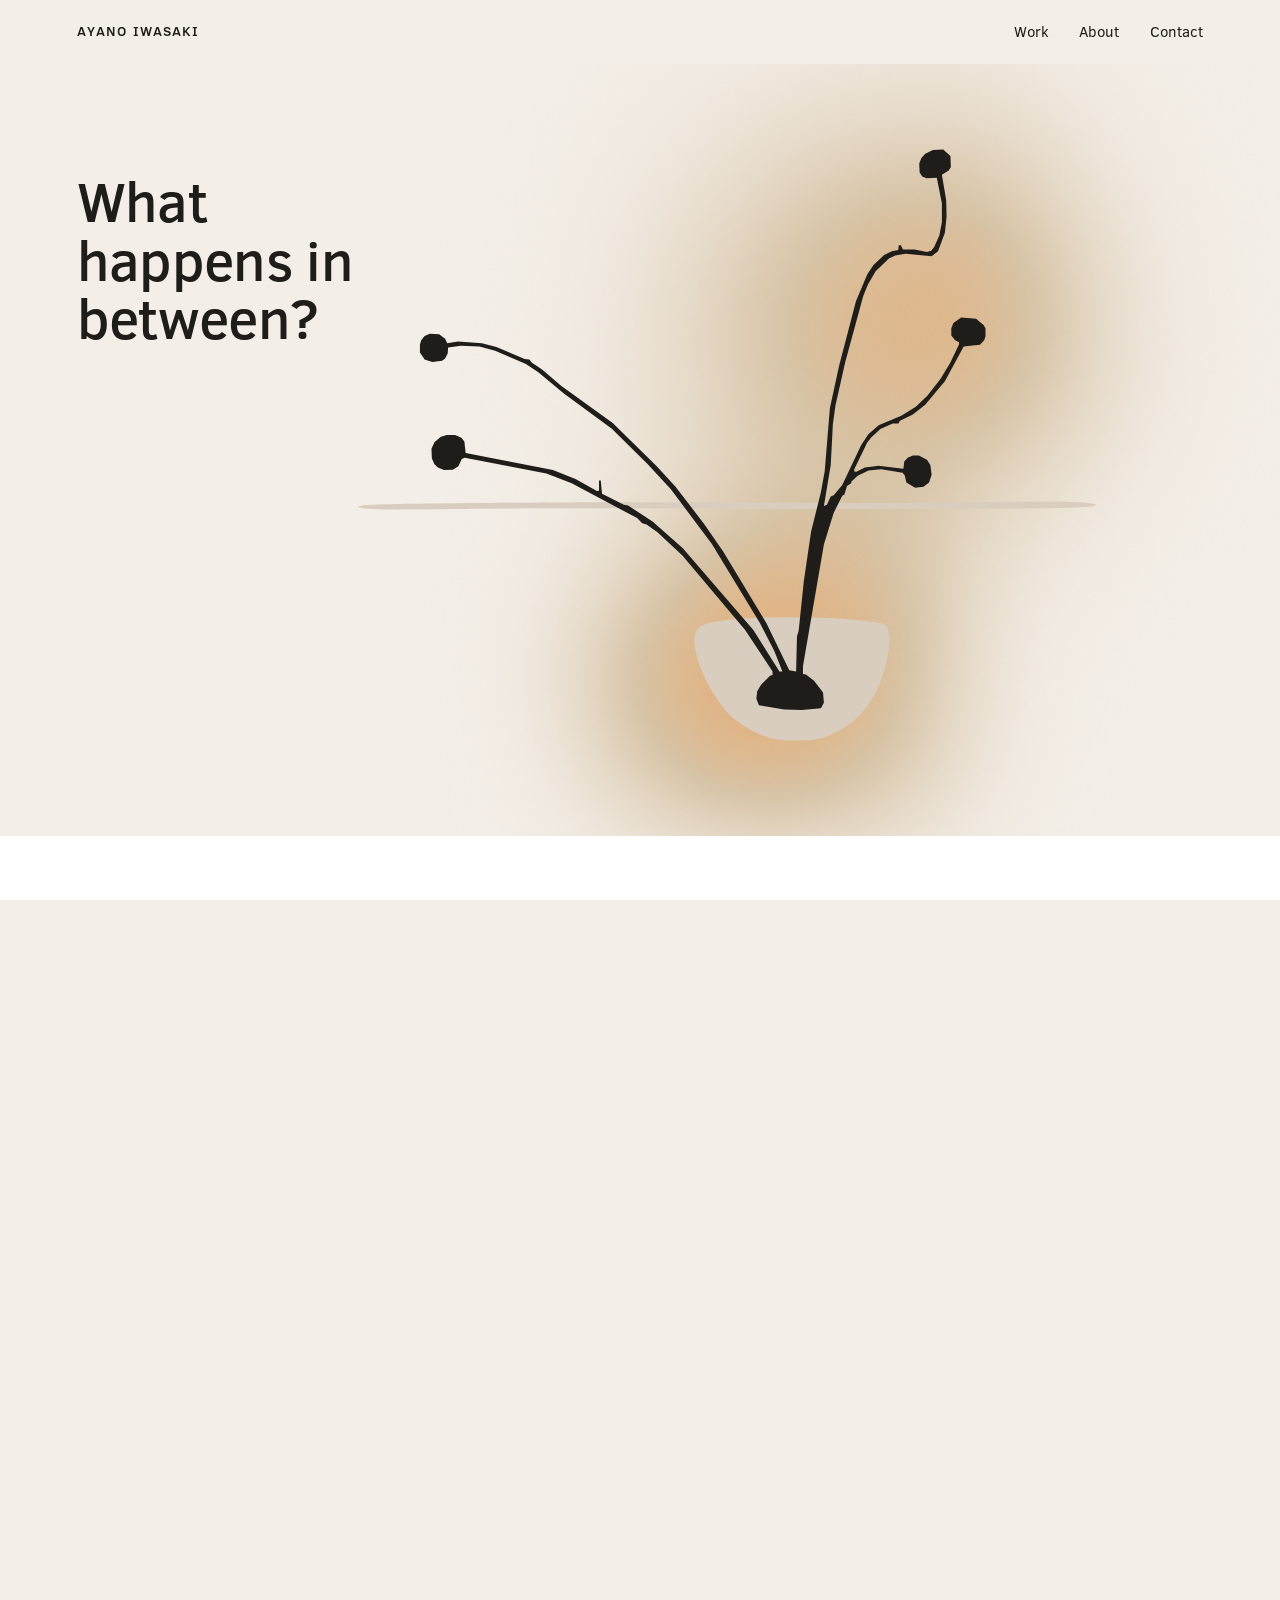
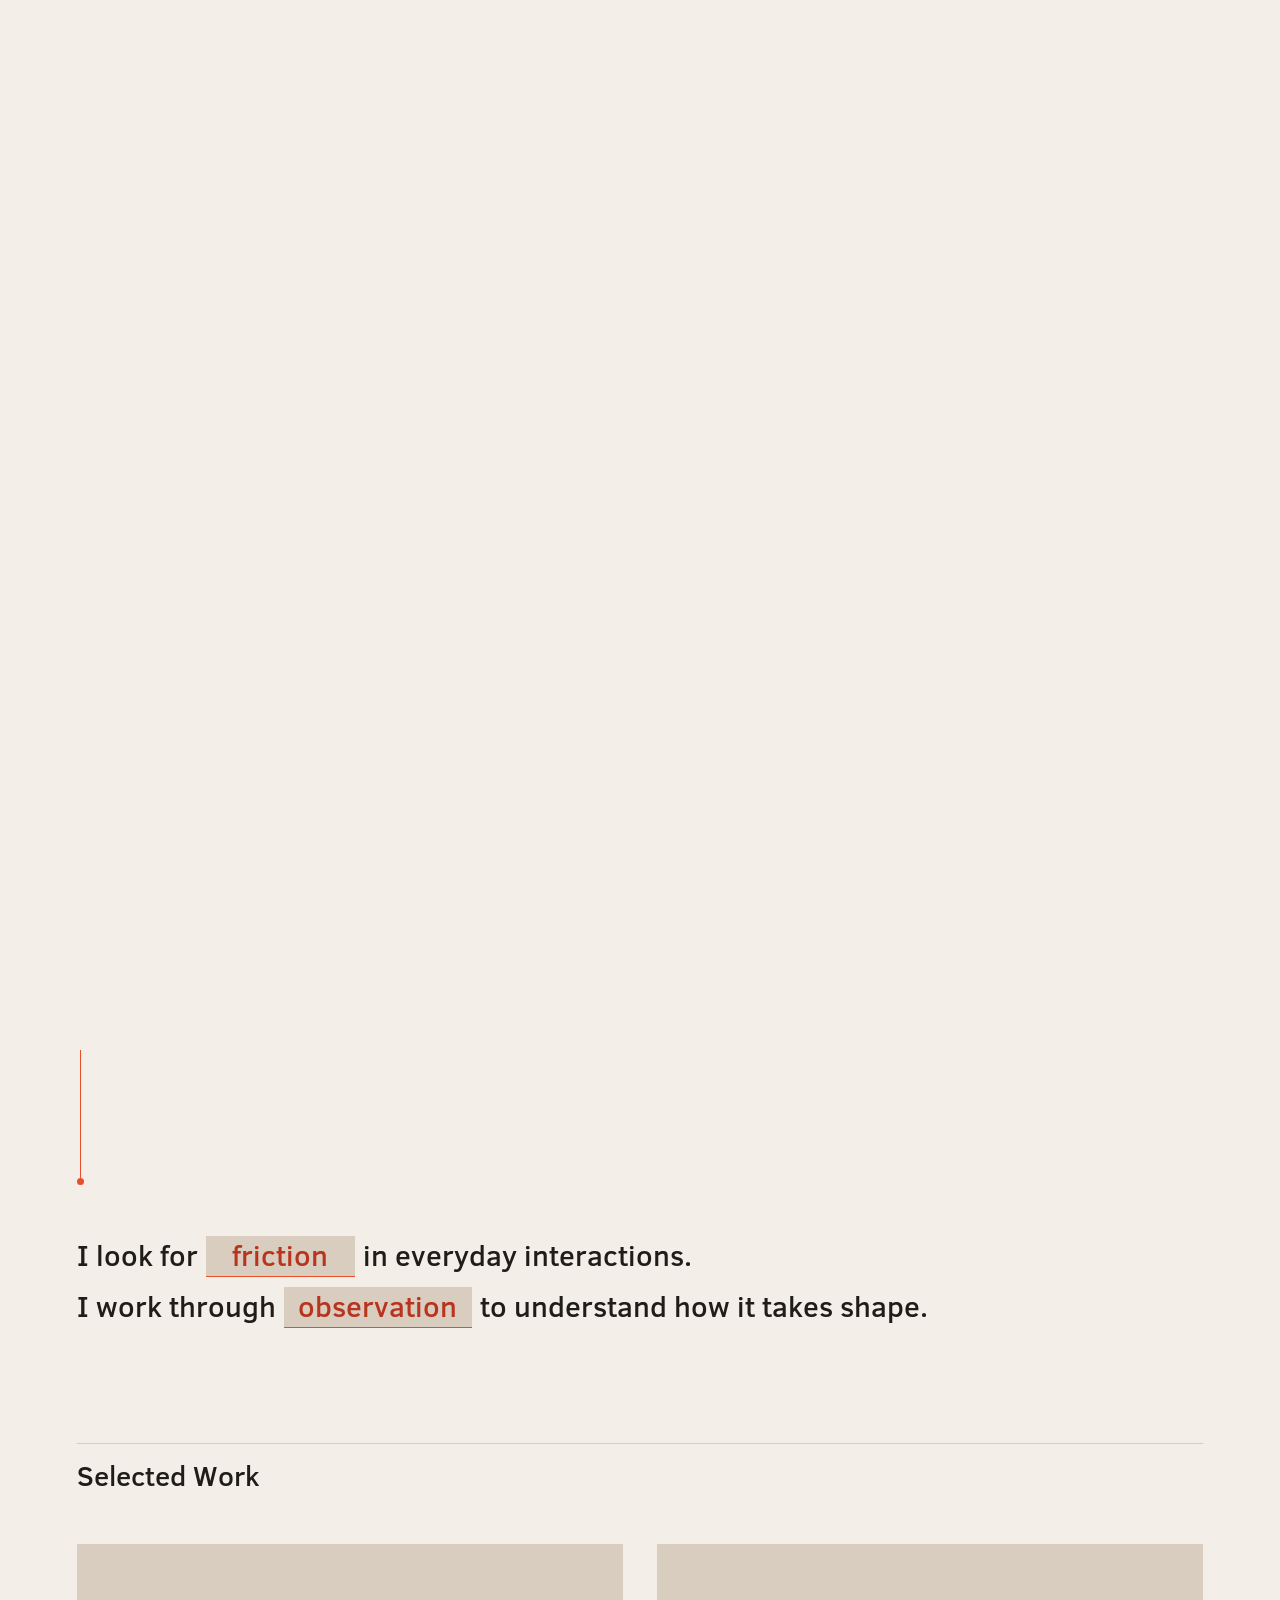
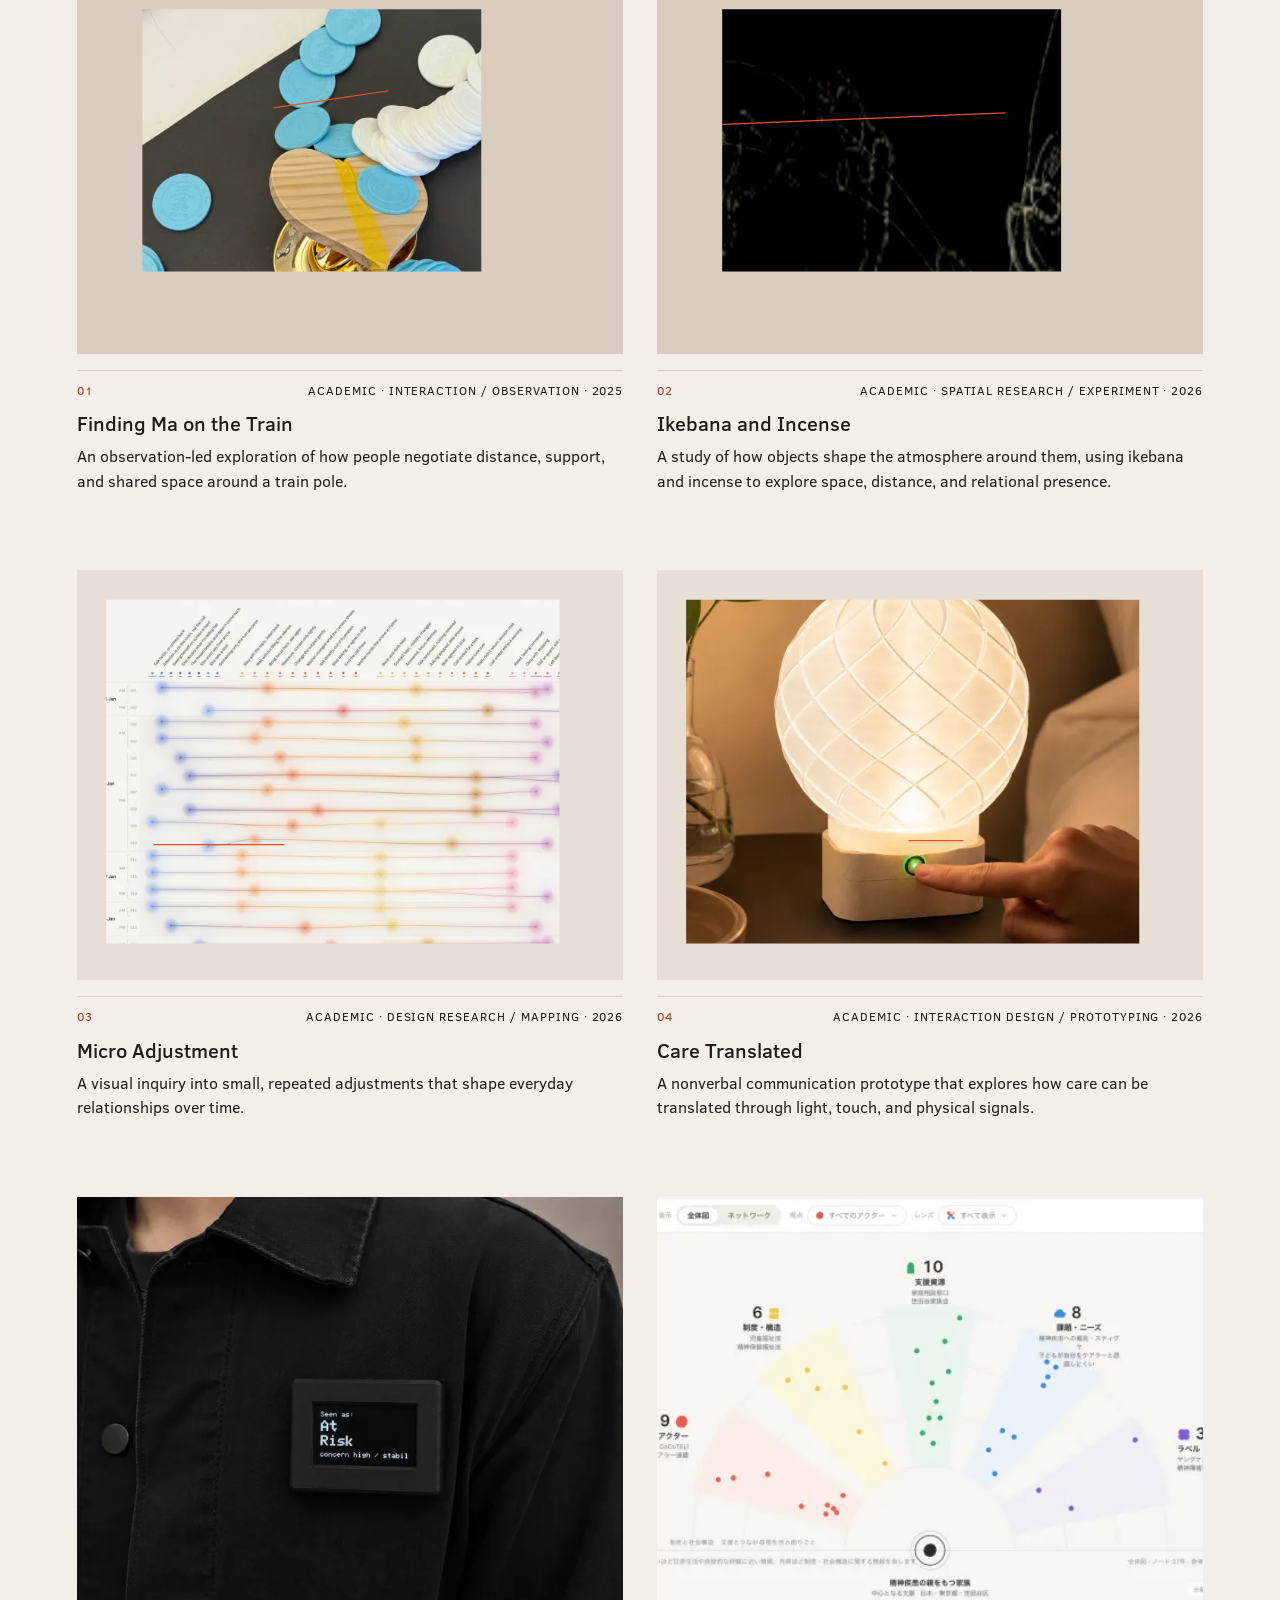
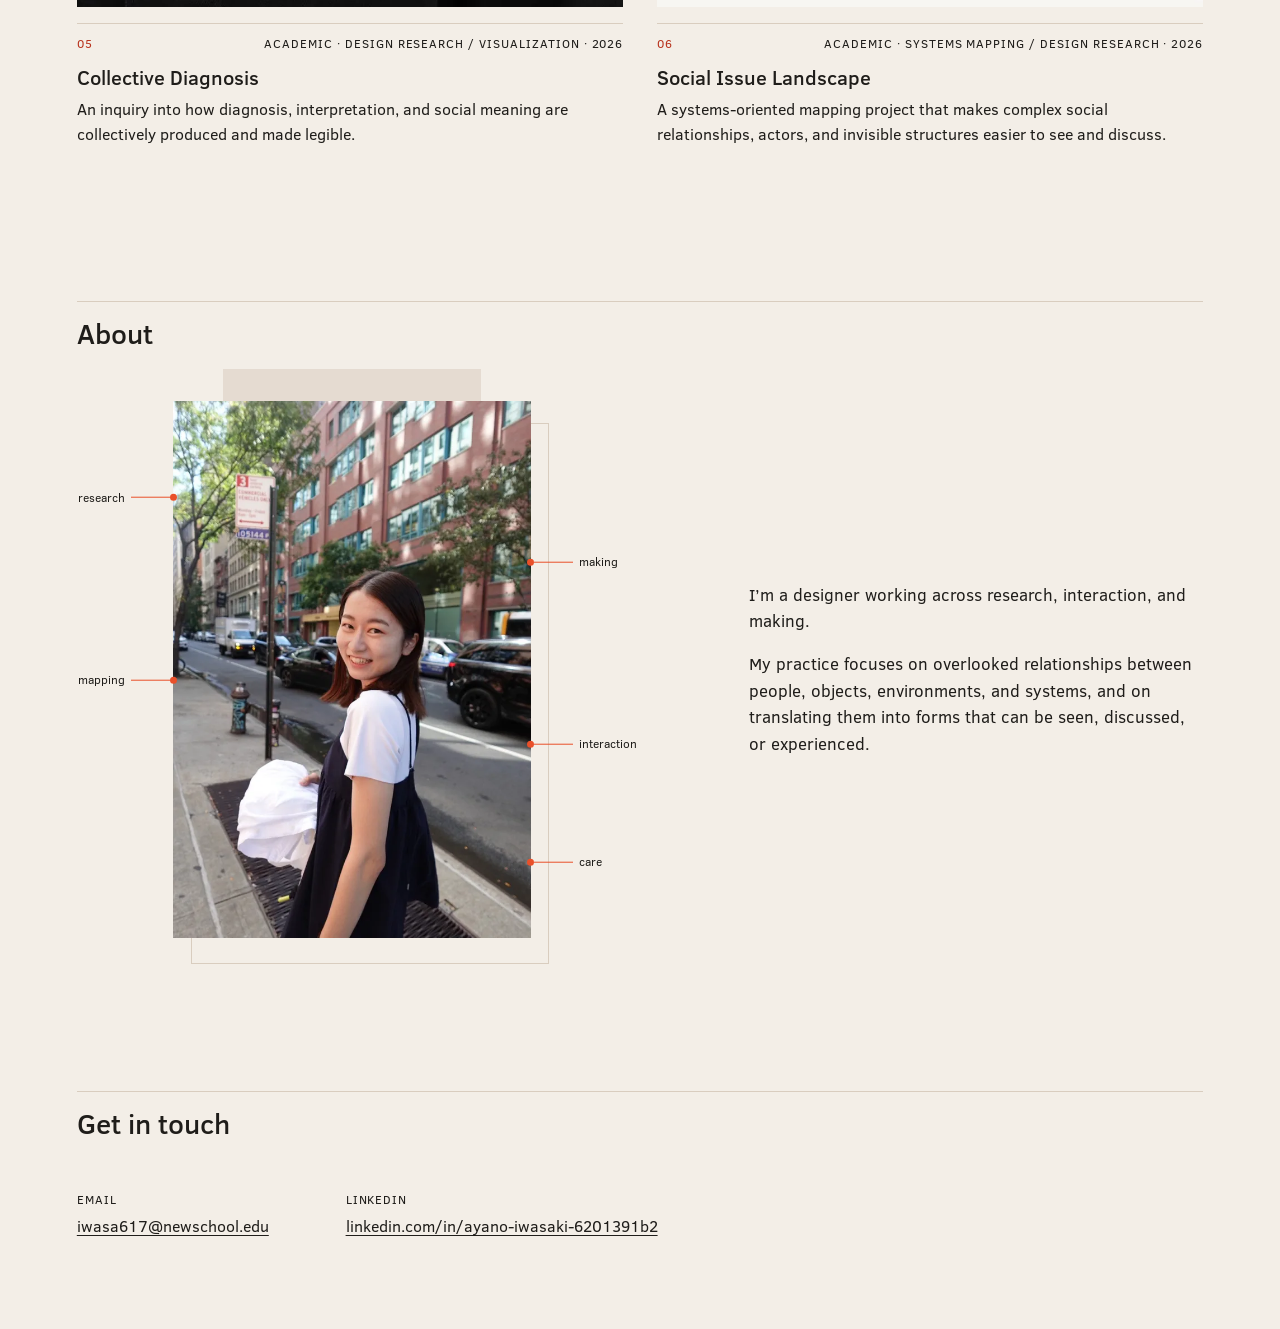
<file: index.html>
<!DOCTYPE html><html lang="en"> <head><meta charset="utf-8"><meta name="viewport" content="width=device-width, initial-scale=1"><title>Ayano Iwasaki</title><meta name="description" content="I examine what happens between people, objects, environments, and systems—then translate those invisible conditions into forms others can notice, reflect on, and respond to."><meta name="theme-color" content="#f8f6f1"><link rel="icon" href="/favicon.svg" type="image/svg+xml"><style>@font-face{font-family:Clear Sans;src:url(/_astro/ClearSans-Regular.02A67hPu.woff2) format("woff2");font-weight:400;font-style:normal;font-display:swap}@font-face{font-family:Clear Sans;src:url(/_astro/ClearSans-Medium.BSNg7KAm.woff2) format("woff2");font-weight:500;font-style:normal;font-display:swap}@font-face{font-family:Clear Sans;src:url(/_astro/ClearSans-Bold.5uF3j1nd.woff2) format("woff2");font-weight:700;font-style:normal;font-display:swap}:root{--c-bg: #f3eee7;--c-text: #1f1d1a;--c-signal: #e9502a;--c-deep: #b8341e;--c-warm: #d9cdbf;--c-muted: #8c837a;--field-0: #f3eee7;--field-1: #d7c3a5;--field-2: #e8a76a;--field-3: #f17d45;--field-4: #e9502a;--highlight-opacity: .16;--font: "Clear Sans", system-ui, -apple-system, "Segoe UI", sans-serif;--fs-display: clamp(2.25rem, 4.4vw, 4.25rem);--fs-statement: clamp(1.75rem, 3.1vw, 3rem);--fs-methods: clamp(1.625rem, 3.2vw, 3rem);--fs-section: clamp(1.5rem, 2.2vw, 2rem);--fs-title: clamp(1.25rem, 1.6vw, 1.5rem);--fs-body-lg: clamp(1.0625rem, 1.3vw, 1.25rem);--fs-body: 1rem;--fs-meta: .75rem;--fs-label: .9375rem;--fs-label-sm: .75rem;--tracking-meta: .08em;--max-width: 1400px;--gutter: clamp(16px, 6vw, 7vw);--col-gap: clamp(16px, 2vw, 32px);--card-gap: clamp(24px, 2.6vw, 40px);--section-space: clamp(96px, 12vw, 180px);--measure: 680px;--nav-h: 64px;--ease: cubic-bezier(.22, .61, .36, 1)}@media(max-width:760px){:root{--gutter: 16px;--nav-h: 56px}}*,*:before,*:after{box-sizing:border-box}html{-webkit-text-size-adjust:100%;text-size-adjust:100%;scroll-padding-top:var(--nav-h)}@media(prefers-reduced-motion:no-preference){html{scroll-behavior:smooth}}body{margin:0;background:var(--c-bg);color:var(--c-text);font-family:var(--font);font-size:var(--fs-body);line-height:1.55;font-weight:400;-webkit-font-smoothing:antialiased;-moz-osx-font-smoothing:grayscale;text-rendering:optimizeLegibility}h1,h2,h3,p,figure,ul,ol{margin:0}h1,h2,h3{font-weight:500;line-height:1.15}ul,ol{padding:0;list-style:none}img,svg{display:block;max-width:100%}a{color:inherit;text-decoration-thickness:1px;text-underline-offset:.2em}:focus-visible{outline:2px solid var(--c-signal);outline-offset:3px}::selection{background:var(--c-warm);color:var(--c-text)}.visually-hidden{position:absolute!important;width:1px;height:1px;margin:-1px;padding:0;overflow:hidden;clip:rect(0 0 0 0);white-space:nowrap;border:0}.wrap{width:100%;max-width:calc(var(--max-width) + 2 * var(--gutter));margin-inline:auto;padding-inline:var(--gutter)}.grid-12{display:grid;grid-template-columns:repeat(12,minmax(0,1fr));column-gap:var(--col-gap)}.meta{font-size:var(--fs-meta);letter-spacing:var(--tracking-meta);text-transform:uppercase;line-height:1.4}.section-head{display:flex;align-items:baseline;justify-content:space-between;gap:1rem;padding-top:1rem;border-top:1px solid var(--c-warm);margin-bottom:clamp(32px,4vw,56px)}.section-head h2{font-size:var(--fs-section)}.placeholder{font-style:normal;outline:1px dashed var(--c-muted);outline-offset:2px}.nav[data-astro-cid-dmqpwcec]{position:fixed;inset:0 0 auto;z-index:50;height:var(--nav-h);background:var(--c-bg)}.nav__inner[data-astro-cid-dmqpwcec]{display:flex;align-items:center;justify-content:space-between;height:100%;padding-inline:var(--gutter);max-width:calc(var(--max-width) + 2 * var(--gutter));margin-inline:auto}.nav[data-astro-cid-dmqpwcec] a[data-astro-cid-dmqpwcec]{text-decoration:none}.nav[data-astro-cid-dmqpwcec] a[data-astro-cid-dmqpwcec]:hover{text-decoration:underline}.nav__name[data-astro-cid-dmqpwcec]{font-size:.875rem;font-weight:500;letter-spacing:var(--tracking-meta)}.nav__links[data-astro-cid-dmqpwcec]{display:flex;gap:clamp(16px,2.4vw,36px);font-size:.9375rem}.contact[data-astro-cid-sz7xmlte]{padding-top:var(--section-space);padding-bottom:clamp(56px,7vw,96px)}.contact__links[data-astro-cid-sz7xmlte]{display:flex;flex-wrap:wrap;gap:1.5rem clamp(32px,6vw,96px)}.contact__links[data-astro-cid-sz7xmlte] li[data-astro-cid-sz7xmlte]{display:grid;gap:.35rem}.contact__label[data-astro-cid-sz7xmlte]{color:var(--c-text)}
</style>
<link rel="stylesheet" href="/_astro/index.7SPcQfFS.css"></head> <body id="top"> <header class="nav" data-astro-cid-dmqpwcec> <nav class="nav__inner" aria-label="Main" data-astro-cid-dmqpwcec> <a class="nav__name" href="#top" data-astro-cid-dmqpwcec>AYANO IWASAKI</a> <ul class="nav__links" data-astro-cid-dmqpwcec> <li data-astro-cid-dmqpwcec> <a href="#work" data-astro-cid-dmqpwcec>Work</a> </li><li data-astro-cid-dmqpwcec> <a href="#about" data-astro-cid-dmqpwcec>About</a> </li><li data-astro-cid-dmqpwcec> <a href="#contact" data-astro-cid-dmqpwcec>Contact</a> </li> </ul> </nav> </header>  <main>  <section class="hero" data-hero aria-labelledby="hero-question" data-astro-cid-ar5v7lgx> <div class="hero__stage" data-hero-stage data-astro-cid-ar5v7lgx> <div class="hero__comp" data-astro-cid-ar5v7lgx> <!-- Relational field (warm gradient). Decorative to assistive tech;
           its meaning is carried by the figures' descriptions. --> <div class="hero__field-fallback" aria-hidden="true" data-astro-cid-ar5v7lgx></div> <canvas class="hero__field" data-field aria-hidden="true" data-astro-cid-ar5v7lgx></canvas> <h1 class="hero__question" id="hero-question" data-astro-cid-ar5v7lgx>What happens in between?</h1> <div class="hfig" data-hfig="ikebana" data-win="640,1040,920,520" data-crop-w="1600" data-field="{&#34;body&#34;:{&#34;at&#34;:[1076,1900],&#34;r&#34;:330},&#34;heads&#34;:{&#34;at&#34;:[1320,1120],&#34;r&#34;:420},&#34;gap&#34;:{&#34;at&#34;:[760,1380],&#34;r&#34;:480},&#34;relation&#34;:{&#34;at&#34;:[236,1200],&#34;to&#34;:[1487,1162],&#34;r&#34;:230}}" data-relation="[[236,1200],[1487,1162]]" style="--ar:1600 / 1600; --u:2.667;" data-astro-cid-2tx3wz4v> <svg class="hfig__svg" viewBox="120 660 1600 1600" role="img" aria-labelledby="hf-ikebana-title" data-astro-cid-2tx3wz4v> <title id="hf-ikebana-title">Silhouette of an ikebana arrangement — five long stems with round flower heads rising from a shallow white bowl — with a warm field gathering in the space between the stems.</title> <defs data-astro-cid-2tx3wz4v> <clipPath id="hf-ikebana-win" data-astro-cid-2tx3wz4v> <rect data-win-clip x="640" y="1040" width="920" height="520" data-astro-cid-2tx3wz4v></rect> </clipPath> <clipPath id="hf-ikebana-lens" data-astro-cid-2tx3wz4v> <circle data-lens-clip cx="0" cy="0" r="0" data-astro-cid-2tx3wz4v></circle> </clipPath> </defs> <g class="sil" data-astro-cid-2tx3wz4v> <path class="sil--soft" d="M120,1566C216.7,1563.2 503.3,1561.5 700,1561C896.7,1560.5 1130,1563.2 1300,1563C1470,1562.8 1650,1558.2 1720,1560C1790,1561.8 1823.3,1571.2 1720,1574C1616.7,1576.8 1303.3,1576.8 1100,1577C896.7,1577.2 663.3,1574.8 500,1575C336.7,1575.2 183.3,1579.5 120,1578C56.7,1576.5 23.3,1568.8 120,1566Z" data-astro-cid-2tx3wz4v></path><path class="sil--soft" d="M848,1868C840.3,1888.7 852.7,1930.3 866,1962C879.3,1993.7 904,2033.7 928,2058C952,2082.3 985.3,2098 1010,2108C1034.7,2118 1052.3,2117.7 1076,2118C1099.7,2118.3 1126.3,2119.3 1152,2110C1177.7,2100.7 1208,2084.7 1230,2062C1252,2039.3 1272.3,2007.3 1284,1974C1295.7,1940.7 1307.7,1884.7 1300,1862C1292.3,1839.3 1275.3,1843.3 1238,1838C1200.7,1832.7 1130.3,1830 1076,1830C1021.7,1830 950,1831.7 912,1838C874,1844.3 855.7,1847.3 848,1868Z" data-astro-cid-2tx3wz4v></path><path class="sil--main" d="M1445,751L1428,736L1404,737L1386,746L1377,756L1372,769L1373,790L1379,799L1389,803L1413,802L1425,862L1425,906L1419,937L1407,964L1400,973L1390,976L1361,970L1334,970L1329,960L1324,960L1323,971L1308,974L1290,983L1265,1006L1251,1027L1224,1091L1185,1240L1163,1341L1151,1488L1142,1538L1119,1630L1102,1746L1090,1862L1086,1875L1084,1957L1068,1954L1015,1845L913,1676L868,1611L802,1525L758,1477L655,1376L535,1289L489,1250L466,1235L460,1227L449,1226L383,1198L349,1189L293,1185L268,1189L263,1179L249,1168L227,1167L215,1172L207,1182L204,1193L204,1211L215,1227L233,1233L256,1230L263,1225L269,1213L270,1199L300,1195L343,1197L380,1207L452,1238L481,1257L540,1306L653,1389L737,1472L791,1531L887,1659L1000,1845L1033,1909L1052,1957L1045,1957L984,1860L819,1669L749,1607L691,1569L681,1567L630,1541L627,1510L623,1510L623,1534L618,1535L568,1507L515,1486L311,1446L308,1419L301,1410L286,1404L267,1404L253,1408L238,1421L231,1436L232,1459L238,1472L246,1480L260,1486L281,1485L294,1477L302,1460L309,1457L500,1494L559,1517L712,1598L724,1610L734,1613L759,1631L818,1686L964,1859L1029,1957L1029,1965L1023,1967L1002,1988L993,2003L991,2021L997,2036L1056,2046L1098,2047L1142,2043L1149,2030L1147,2006L1126,1979L1107,1964L1100,1963L1100,1945L1149,1660L1172,1586L1192,1546L1197,1543L1203,1523L1213,1517L1213,1513L1228,1499L1253,1487L1283,1484L1333,1492L1338,1498L1342,1515L1362,1527L1382,1525L1395,1515L1401,1497L1398,1474L1390,1462L1371,1452L1357,1452L1345,1457L1337,1466L1335,1483L1277,1476L1245,1480L1225,1490L1220,1489L1220,1484L1250,1422L1259,1410L1281,1390L1310,1377L1324,1377L1326,1371L1357,1356L1386,1333L1432,1278L1476,1197L1514,1193L1524,1182L1527,1173L1527,1155L1523,1147L1505,1132L1470,1129L1452,1142L1447,1154L1447,1171L1456,1182L1465,1187L1465,1192L1444,1236L1422,1272L1391,1312L1364,1338L1330,1359L1277,1381L1253,1402L1236,1428L1192,1521L1172,1545L1165,1548L1156,1567L1149,1570L1165,1474L1170,1379L1176,1335L1199,1233L1241,1079L1252,1052L1270,1021L1301,991L1316,984L1340,980L1401,986L1416,974L1432,931L1436,893L1435,854L1425,795L1441,785L1446,777Z" data-astro-cid-2tx3wz4v></path> </g> <!-- Real photograph, only inside the window --> <image class="photo" href="/_astro/hero_ikebana_04_base-tiles.CmdGT9J9_ZIx1dU.webp" x="0" y="0" width="1800" height="2400" preserveAspectRatio="none" clip-path="url(#hf-ikebana-win)" data-astro-cid-2tx3wz4v></image> <rect class="win-frame" data-win-frame x="640" y="1040" width="920" height="520" data-astro-cid-2tx3wz4v></rect> <!-- Cursor: look more closely (optional) --> <image class="lens-photo" href="/_astro/hero_ikebana_04_base-tiles.CmdGT9J9_ZIx1dU.webp" x="0" y="0" width="1800" height="2400" preserveAspectRatio="none" clip-path="url(#hf-ikebana-lens)" data-astro-cid-2tx3wz4v></image> <circle class="lens-ring" data-lens-ring cx="0" cy="0" r="0" data-astro-cid-2tx3wz4v></circle> <line class="relation" x1="236" y1="1200" x2="1487" y2="1162" pathLength="1" data-astro-cid-2tx3wz4v></line> <path class="node" d="M236,1200h0" data-astro-cid-2tx3wz4v></path><path class="node" d="M1487,1162h0" data-astro-cid-2tx3wz4v></path> </svg> <span class="hlabel hlabel--above hlabel--still" data-hlabel data-show="0.35,0.42" data-hide="0.62,0.66" style="left:46.25%;top:32.5625%;--i:var(--l0, 1)" data-astro-cid-2tx3wz4v> distance </span><span class="hlabel hlabel--right hlabel--still" data-hlabel data-show="0.46,0.51" data-hide="0.62,0.66" style="left:73.75%;top:81.25%;--i:var(--l1, 1)" data-astro-cid-2tx3wz4v> support </span><span class="hlabel hlabel--above" data-hlabel data-show="0.5,0.55" data-hide="0.62,0.66" style="left:4.375%;top:56.625%;--i:var(--l2, 1)" data-astro-cid-2tx3wz4v> boundary </span> </div>  <div class="hfig" data-hfig="trainpole" data-win="126,140,200,330" data-crop-w="496" data-field="{&#34;contact&#34;:{&#34;at&#34;:[260,132],&#34;to&#34;:[240,470],&#34;r&#34;:150}}" data-relation="[[292,132],[248,482]]" style="--ar:496 / 650; --u:0.827;" data-astro-cid-2tx3wz4v> <svg class="hfig__svg" viewBox="0 0 496 650" role="img" aria-labelledby="hf-trainpole-title" data-astro-cid-2tx3wz4v> <title id="hf-trainpole-title">Silhouette of two people’s hands holding the same subway pole, one above the other; the gap between the hands is shown as a photograph.</title> <defs data-astro-cid-2tx3wz4v> <clipPath id="hf-trainpole-win" data-astro-cid-2tx3wz4v> <rect data-win-clip x="126" y="140" width="200" height="330" data-astro-cid-2tx3wz4v></rect> </clipPath> <clipPath id="hf-trainpole-lens" data-astro-cid-2tx3wz4v> <circle data-lens-clip cx="0" cy="0" r="0" data-astro-cid-2tx3wz4v></circle> </clipPath> </defs> <g class="sil" data-astro-cid-2tx3wz4v> <path class="sil--line" d="M308,0C343,1.7 359.7,-5 380,10C400.3,25 418,46.7 430,90C442,133.3 449.3,206.7 452,270C454.7,333.3 450,410 446,470C442,530 438.2,591.7 428,630C417.8,668.3 406.3,685.8 385,700C363.7,714.2 325,718.3 300,715C275,711.7 252.5,704.2 235,680C217.5,655.8 206.2,611.7 195,570C183.8,528.3 177.2,476.7 168,430C158.8,383.3 147,333.3 140,290C133,246.7 126,208.3 126,170C126,131.7 132.7,88.3 140,60C147.3,31.7 142,10 170,0C198,-10 273,-1.7 308,0Z" data-astro-cid-2tx3wz4v></path><path class="sil--soft" d="M212,662C258,625.5 448.7,500.3 496,475C543.3,449.7 542,473.5 496,510C450,546.5 267.3,668.7 220,694C172.7,719.3 166,698.5 212,662Z" data-astro-cid-2tx3wz4v></path><path class="sil--soft" d="M0,128C10.3,104.2 49.3,112 62,119C74.7,126 76,150.3 76,170C76,189.7 74.7,221.7 62,237C49.3,252.3 10.3,280.2 0,262C-10.3,243.8 -10.3,151.8 0,128Z" data-astro-cid-2tx3wz4v></path><path class="sil--soft" d="M0,410C11.7,354.2 49.7,425.3 70,435C90.3,444.7 110.3,462.2 122,468C133.7,473.8 134,451 140,470C146,489 158,550.3 158,582C158,613.7 148.7,634 140,660C131.3,686 129.3,719.7 106,738C82.7,756.3 17.7,824.7 0,770C-17.7,715.3 -11.7,465.8 0,410Z" data-astro-cid-2tx3wz4v></path><path class="sil--main" d="M178,0C186,-58.3 218.3,-58.3 226,0C233.7,58.3 226,241.7 224,350C222,458.3 223.7,600 214,650C204.3,700 172,700 166,650C160,600 176,458.3 178,350C180,241.7 170,58.3 178,0Z" data-astro-cid-2tx3wz4v></path><path class="sil--main" d="M62,119C66.8,108.3 70.3,125.2 81,116C91.7,106.8 113.8,80 126,64C138.2,48 145,30.3 154,20C163,9.7 169,5.2 180,2C191,-1.2 205,1.2 220,1C235,0.8 257.3,0.7 270,1C282.7,1.3 294.3,0.2 296,3C297.7,5.8 279,12.5 280,18C281,23.5 297,25.7 302,36C307,46.3 309,67.8 310,80C311,92.2 309.3,99.3 308,109C306.7,118.7 306.7,131.8 302,138C297.3,144.2 288.7,145.2 280,146C271.3,146.8 260,139.3 250,143C240,146.7 228.5,160.3 220,168C211.5,175.7 209.3,182.8 199,189C188.7,195.2 175,198 158,205C141,212 113,225.7 97,231C81,236.3 69.5,245.5 62,237C54.5,228.5 52,199.7 52,180C52,160.3 57.2,129.7 62,119Z" data-astro-cid-2tx3wz4v></path><path class="sil--main" d="M122,468C124.7,461.3 133.3,473.3 140,470C146.7,466.7 154.5,456 162,448C169.5,440 176.7,430.3 185,422C193.3,413.7 202.2,403.3 212,398C221.8,392.7 237.7,389 244,390C250.3,391 251,398 250,404C249,410 242.3,419.3 238,426C233.7,432.7 223,439 224,444C225,449 238.7,450.7 244,456C249.3,461.3 255,469.3 256,476C257,482.7 253.7,490 250,496C246.3,502 240.3,507.3 234,512C227.7,516.7 220,516.7 212,524C204,531.3 195,546.3 186,556C177,565.7 166.3,581.3 158,582C149.7,582.7 141.7,572 136,560C130.3,548 126.3,525.3 124,510C121.7,494.7 119.3,474.7 122,468Z" data-astro-cid-2tx3wz4v></path> </g> <!-- Real photograph, only inside the window --> <image class="photo" href="/_astro/hero_trainpole_03_crop-noface.BxHiMbaH_Z1tlCOK.webp" x="0" y="0" width="496" height="650" preserveAspectRatio="none" clip-path="url(#hf-trainpole-win)" data-astro-cid-2tx3wz4v></image> <rect class="win-frame" data-win-frame x="126" y="140" width="200" height="330" data-astro-cid-2tx3wz4v></rect> <!-- Cursor: look more closely (optional) --> <image class="lens-photo" href="/_astro/hero_trainpole_03_crop-noface.BxHiMbaH_Z1tlCOK.webp" x="0" y="0" width="496" height="650" preserveAspectRatio="none" clip-path="url(#hf-trainpole-lens)" data-astro-cid-2tx3wz4v></image> <circle class="lens-ring" data-lens-ring cx="0" cy="0" r="0" data-astro-cid-2tx3wz4v></circle> <line class="relation" x1="292" y1="132" x2="248" y2="482" pathLength="1" data-astro-cid-2tx3wz4v></line> <path class="node" d="M292,132h0" data-astro-cid-2tx3wz4v></path><path class="node" d="M248,482h0" data-astro-cid-2tx3wz4v></path> </svg> <span class="hlabel hlabel--left hlabel--still" data-hlabel data-show="0.64,0.68" data-hide="0.73,0.76" style="left:28.225806451612907%;top:18.461538461538463%;--i:var(--l0, 1)" data-astro-cid-2tx3wz4v> friction </span><span class="hlabel hlabel--left hlabel--still" data-hlabel data-show="0.66,0.7" data-hide="0.73,0.76" style="left:25.403225806451612%;top:46.92307692307692%;--i:var(--l1, 1)" data-astro-cid-2tx3wz4v> interaction </span><span class="hlabel hlabel--left" data-hlabel data-show="0.69,0.72" data-hide="0.73,0.76" style="left:28.225806451612907%;top:72.3076923076923%;--i:var(--l2, 1)" data-astro-cid-2tx3wz4v> micro-adjustment </span> </div>  <!-- Relation continuing beyond the ikebana (Beat 5) --> <svg class="hero__links" aria-hidden="true" data-astro-cid-ar5v7lgx> <line data-ext pathLength="1" x1="0" y1="0" x2="0" y2="0" data-astro-cid-ar5v7lgx></line> </svg> <span class="hero__ext-label" data-ext-label data-show="0.75,0.78" data-hide="0.81,0.85" data-astro-cid-ar5v7lgx>legibility</span> </div> <div class="hero__statement" data-astro-cid-ar5v7lgx> <h2 class="hero__statement-main" data-astro-cid-ar5v7lgx>I make overlooked relations more legible.</h2> <p class="hero__statement-sub" data-astro-cid-ar5v7lgx>I examine what happens between people, objects, environments, and systems—then translate those invisible conditions into forms others can notice, reflect on, and respond to.</p> </div> </div> </section> <script type="module" src="/_astro/Hero.astro_astro_type_script_index_0_lang.DU8XJHW9.js"></script>  <section class="lm wrap" data-lm data-interval="3600" data-follow="200" data-astro-cid-rxn3e4xj> <!-- Relation line arriving from the Hero --> <div class="lm__relation" aria-hidden="true" data-astro-cid-rxn3e4xj> <span class="lm__line" data-astro-cid-rxn3e4xj></span> <span class="lm__node" data-astro-cid-rxn3e4xj></span> </div> <div class="lm__lines" tabindex="0" aria-describedby="lm-pairs" data-astro-cid-rxn3e4xj> <p class="lm__line-text" data-astro-cid-rxn3e4xj> <span data-astro-cid-rxn3e4xj>I look for</span> <span class="slot" data-slot="lens" aria-hidden="true" data-astro-cid-rxn3e4xj> <span class="slot__word" data-state="current" data-astro-cid-rxn3e4xj>friction</span><span class="slot__word" data-state="next" data-astro-cid-rxn3e4xj>care</span><span class="slot__word" data-state="next" data-astro-cid-rxn3e4xj>boundary</span><span class="slot__word" data-state="next" data-astro-cid-rxn3e4xj>distance</span> </span> <span class="visually-hidden" data-live="lens" data-astro-cid-rxn3e4xj>friction</span> <span data-astro-cid-rxn3e4xj>in everyday interactions.</span> </p> <p class="lm__line-text" data-astro-cid-rxn3e4xj> <span data-astro-cid-rxn3e4xj>I work through</span> <span class="slot" data-slot="method" aria-hidden="true" data-astro-cid-rxn3e4xj> <span class="slot__word" data-state="current" data-astro-cid-rxn3e4xj>observation</span><span class="slot__word" data-state="next" data-astro-cid-rxn3e4xj>interviews</span><span class="slot__word" data-state="next" data-astro-cid-rxn3e4xj>mapping</span><span class="slot__word" data-state="next" data-astro-cid-rxn3e4xj>visualization</span> </span> <span class="visually-hidden" data-live="method" data-astro-cid-rxn3e4xj>observation</span> <span data-astro-cid-rxn3e4xj>to understand how it takes shape.</span> </p> </div> <p class="visually-hidden" id="lm-pairs" data-astro-cid-rxn3e4xj>friction × observation; care × interviews; boundary × mapping; distance × visualization</p> </section> <script type="module">function g(){const t=document.querySelector("[data-lm]");if(!t)return;const i=["lens","method"].map(e=>({words:[...t.querySelectorAll(`[data-slot="${e}"] .slot__word`)],live:t.querySelector(`[data-live="${e}"]`)})),y=Number(t.dataset.interval)||3600,b=Number(t.dataset.follow)||200,a=matchMedia("(prefers-reduced-motion: reduce)"),E=i[0].words.length;let l=0,o,c=!1,u=!1,v=!1;function f(e,n,m){e.words.forEach((L,h)=>{L.dataset.state=h===m?"current":h===n?"prev":"next"}),e.live.textContent=e.words[m].textContent;const r=e.words[n];window.setTimeout(()=>{r.dataset.state==="prev"&&(r.style.transition="none",r.dataset.state="next",r.offsetHeight,r.style.transition="")},650)}function w(e){const n=l;n!==e&&(l=e,f(i[0],n,e),a.matches?f(i[1],n,e):window.setTimeout(()=>f(i[1],n,e),b))}function s(){const e=v&&!c&&!u&&!a.matches;e&&o===void 0?o=window.setInterval(()=>w((l+1)%E),y):!e&&o!==void 0&&(window.clearInterval(o),o=void 0),a.matches&&w(0)}const d=t.querySelector(".lm__lines");d.addEventListener("mouseenter",()=>(c=!0,s())),d.addEventListener("mouseleave",()=>(c=!1,s())),d.addEventListener("focus",()=>(u=!0,s())),d.addEventListener("blur",()=>(u=!1,s())),a.addEventListener("change",s),new IntersectionObserver(([e])=>{v=e.isIntersecting,s()}).observe(t)}g();</script>  <section class="work wrap" id="work" aria-labelledby="work-title" data-astro-cid-kt6hhpq4> <div class="section-head" data-astro-cid-kt6hhpq4> <h2 id="work-title" data-astro-cid-kt6hhpq4>Selected Work</h2> </div> <div class="work__grid" data-astro-cid-kt6hhpq4> <article class="card" data-card data-carry="1" data-astro-cid-tajnclrz> <a class="card__link" href="/work/01-finding-ma-on-the-train/" data-astro-cid-tajnclrz> <div class="card__media" data-astro-cid-tajnclrz> <div class="card__frame" data-astro-cid-tajnclrz> <img src="/_astro/project_trainpole_01_installation.C4jL96w6_xM8EI.webp" srcset="/_astro/project_trainpole_01_installation.C4jL96w6_xDbBI.webp 480w, /_astro/project_trainpole_01_installation.C4jL96w6_20p4gN.webp 720w, /_astro/project_trainpole_01_installation.C4jL96w6_6wDJC.webp 960w, /_astro/project_trainpole_01_installation.C4jL96w6_xM8EI.webp 1216w" alt="Light-blue and white tokens arranged in two streams around a wooden heart shape and a gold object on black paper." sizes="(max-width: 760px) 100vw, 50vw" style="object-position:50% 45%" data-astro-cid-tajnclrz="true" loading="lazy" decoding="async" fetchpriority="auto" width="1216" height="1510" class="card__img"> </div> <!-- viewBox matches the 4:3 media box so % coordinates scale uniformly --> <svg class="card__lens" viewBox="0 0 400 300" aria-hidden="true" data-astro-cid-tajnclrz> <rect class="card__hl" x="152" y="84" width="104" height="90" data-astro-cid-tajnclrz></rect> <line class="card__line" x1="144" y1="120" x2="264" y2="102" pathLength="1" data-astro-cid-tajnclrz></line> </svg> <span class="card__label" style="left:38%;top:28%" aria-hidden="true" data-astro-cid-tajnclrz> friction </span> </div> <div class="card__row" data-astro-cid-tajnclrz> <span class="card__num meta" data-astro-cid-tajnclrz>01</span> <span class="card__meta meta" data-astro-cid-tajnclrz> <span data-astro-cid-tajnclrz>ACADEMIC</span> <span aria-hidden="true" data-astro-cid-tajnclrz> · </span> <span data-astro-cid-tajnclrz>INTERACTION / OBSERVATION</span> <span aria-hidden="true" data-astro-cid-tajnclrz> · </span> <span data-astro-cid-tajnclrz>2025</span> </span> </div> <h3 class="card__title" data-astro-cid-tajnclrz>Finding Ma on the Train</h3> <p class="card__desc" data-astro-cid-tajnclrz>An observation-led exploration of how people negotiate distance, support, and shared space around a train pole.</p> <p class="card__lens-static meta" data-astro-cid-tajnclrz>friction</p> </a> </article> <article class="card" data-card data-carry="1" data-astro-cid-tajnclrz> <a class="card__link" href="/work/02-ikebana-and-incense/" data-astro-cid-tajnclrz> <div class="card__media" data-astro-cid-tajnclrz> <div class="card__frame" data-astro-cid-tajnclrz> <img src="/_astro/hero_ikebana_03_incense-experiment.BrHFxNBo_ZnURk.webp" srcset="/_astro/hero_ikebana_03_incense-experiment.BrHFxNBo_1UgtST.webp 480w, /_astro/hero_ikebana_03_incense-experiment.BrHFxNBo_Z2v4N0O.webp 720w, /_astro/hero_ikebana_03_incense-experiment.BrHFxNBo_ZnURk.webp 946w" alt="On black, the outline of an ikebana arrangement with round flower heads, surrounded by faint drifting dotted lines." sizes="(max-width: 760px) 100vw, 50vw" style="object-position:50% 62%" data-astro-cid-tajnclrz="true" loading="lazy" decoding="async" fetchpriority="auto" width="946" height="1694" class="card__img"> </div> <!-- viewBox matches the 4:3 media box so % coordinates scale uniformly --> <svg class="card__lens" viewBox="0 0 400 300" aria-hidden="true" data-astro-cid-tajnclrz> <rect class="card__hl" x="72" y="114" width="160" height="90" data-astro-cid-tajnclrz></rect> <line class="card__line" x1="48" y1="132" x2="344" y2="120" pathLength="1" data-astro-cid-tajnclrz></line> </svg> <span class="card__label" style="left:18%;top:38%" aria-hidden="true" data-astro-cid-tajnclrz> distance </span> </div> <div class="card__row" data-astro-cid-tajnclrz> <span class="card__num meta" data-astro-cid-tajnclrz>02</span> <span class="card__meta meta" data-astro-cid-tajnclrz> <span data-astro-cid-tajnclrz>ACADEMIC</span> <span aria-hidden="true" data-astro-cid-tajnclrz> · </span> <span data-astro-cid-tajnclrz>SPATIAL RESEARCH / EXPERIMENT</span> <span aria-hidden="true" data-astro-cid-tajnclrz> · </span> <span data-astro-cid-tajnclrz>2026</span> </span> </div> <h3 class="card__title" data-astro-cid-tajnclrz>Ikebana and Incense</h3> <p class="card__desc" data-astro-cid-tajnclrz>A study of how objects shape the atmosphere around them, using ikebana and incense to explore space, distance, and relational presence.</p> <p class="card__lens-static meta" data-astro-cid-tajnclrz>distance</p> </a> </article> <article class="card" data-card data-carry="0.45" data-astro-cid-tajnclrz> <a class="card__link" href="/work/03-micro-adjustment/" data-astro-cid-tajnclrz> <div class="card__media" data-astro-cid-tajnclrz> <div class="card__frame" data-astro-cid-tajnclrz> <img src="/_astro/map_microadjustments_01_timeline.DISrFHXI_23IBMd.webp" srcset="/_astro/map_microadjustments_01_timeline.DISrFHXI_Z2dUCPu.webp 480w, /_astro/map_microadjustments_01_timeline.DISrFHXI_V7c1E.webp 720w, /_astro/map_microadjustments_01_timeline.DISrFHXI_2cqYqA.webp 960w, /_astro/map_microadjustments_01_timeline.DISrFHXI_Z1zpSqS.webp 1280w" alt="Timeline titled Twenty-One Micro-Adjustments: recorded events from a week of remote family calls, each drawn as a line through interaction condition, relational move, immediate outcome and post-interaction residue." sizes="(max-width: 760px) 100vw, 50vw" style="object-position:50% 30%" data-astro-cid-tajnclrz="true" loading="lazy" decoding="async" fetchpriority="auto" width="2000" height="1823" class="card__img"> </div> <!-- viewBox matches the 4:3 media box so % coordinates scale uniformly --> <svg class="card__lens" viewBox="0 0 400 300" aria-hidden="true" data-astro-cid-tajnclrz> <rect class="card__hl" x="48" y="186" width="320" height="30" data-astro-cid-tajnclrz></rect> <line class="card__line" x1="56" y1="201" x2="360" y2="201" pathLength="1" data-astro-cid-tajnclrz></line> </svg> <span class="card__label" style="left:12%;top:62%" aria-hidden="true" data-astro-cid-tajnclrz> micro-adjustment </span> </div> <div class="card__row" data-astro-cid-tajnclrz> <span class="card__num meta" data-astro-cid-tajnclrz>03</span> <span class="card__meta meta" data-astro-cid-tajnclrz> <span data-astro-cid-tajnclrz>ACADEMIC</span> <span aria-hidden="true" data-astro-cid-tajnclrz> · </span> <span data-astro-cid-tajnclrz>DESIGN RESEARCH / MAPPING</span> <span aria-hidden="true" data-astro-cid-tajnclrz> · </span> <span data-astro-cid-tajnclrz>2026</span> </span> </div> <h3 class="card__title" data-astro-cid-tajnclrz>Micro Adjustment</h3> <p class="card__desc" data-astro-cid-tajnclrz>A visual inquiry into small, repeated adjustments that shape everyday relationships over time.</p> <p class="card__lens-static meta" data-astro-cid-tajnclrz>micro-adjustment</p> </a> </article> <article class="card" data-card data-carry="0.45" data-astro-cid-tajnclrz> <a class="card__link" href="/work/04-care-translated/" data-astro-cid-tajnclrz> <div class="card__media" data-astro-cid-tajnclrz> <div class="card__frame" data-astro-cid-tajnclrz> <img src="/_astro/project_lamp_01_nonverbal-care.CeU33AV5_2pLKoI.webp" srcset="/_astro/project_lamp_01_nonverbal-care.CeU33AV5_LmbmJ.webp 480w, /_astro/project_lamp_01_nonverbal-care.CeU33AV5_alzYJ.webp 720w, /_astro/project_lamp_01_nonverbal-care.CeU33AV5_1vKRKE.webp 960w, /_astro/project_lamp_01_nonverbal-care.CeU33AV5_2pLKoI.webp 1122w" alt="A lamp with a translucent patterned globe on a bedside table; a finger presses a lit button on its base." sizes="(max-width: 760px) 100vw, 50vw" style="object-position:50% 55%" data-astro-cid-tajnclrz="true" loading="lazy" decoding="async" fetchpriority="auto" width="1122" height="1402" class="card__img"> </div> <!-- viewBox matches the 4:3 media box so % coordinates scale uniformly --> <svg class="card__lens" viewBox="0 0 400 300" aria-hidden="true" data-astro-cid-tajnclrz> <rect class="card__hl" x="160" y="174" width="120" height="48" data-astro-cid-tajnclrz></rect> <line class="card__line" x1="184" y1="198" x2="312" y2="198" pathLength="1" data-astro-cid-tajnclrz></line> </svg> <span class="card__label" style="left:40%;top:58%" aria-hidden="true" data-astro-cid-tajnclrz> care </span> </div> <div class="card__row" data-astro-cid-tajnclrz> <span class="card__num meta" data-astro-cid-tajnclrz>04</span> <span class="card__meta meta" data-astro-cid-tajnclrz> <span data-astro-cid-tajnclrz>ACADEMIC</span> <span aria-hidden="true" data-astro-cid-tajnclrz> · </span> <span data-astro-cid-tajnclrz>INTERACTION DESIGN / PROTOTYPING</span> <span aria-hidden="true" data-astro-cid-tajnclrz> · </span> <span data-astro-cid-tajnclrz>2026</span> </span> </div> <h3 class="card__title" data-astro-cid-tajnclrz>Care Translated</h3> <p class="card__desc" data-astro-cid-tajnclrz>A nonverbal communication prototype that explores how care can be translated through light, touch, and physical signals.</p> <p class="card__lens-static meta" data-astro-cid-tajnclrz>care</p> </a> </article> <article class="card" data-card data-carry="0" data-astro-cid-tajnclrz> <a class="card__link" href="/work/05-collective-diagnosis/" data-astro-cid-tajnclrz> <div class="card__media" data-astro-cid-tajnclrz> <div class="card__frame" data-astro-cid-tajnclrz> <img src="/_astro/project_collectivediagnosis_01_badge.DRCuZOli_Z1qu3Wk.webp" srcset="/_astro/project_collectivediagnosis_01_badge.DRCuZOli_OckTi.webp 480w, /_astro/project_collectivediagnosis_01_badge.DRCuZOli_Z2kmGnP.webp 720w, /_astro/project_collectivediagnosis_01_badge.DRCuZOli_Z17ajBg.webp 960w, /_astro/project_collectivediagnosis_01_badge.DRCuZOli_29HDQ1.webp 1280w" alt="A small black display badge worn on a black jacket, reading “Seen as: At Risk” with “concern high / stabil” below." sizes="(max-width: 760px) 100vw, 50vw" style="object-position:50% 55%" data-astro-cid-tajnclrz="true" loading="lazy" decoding="async" fetchpriority="auto" width="1448" height="1086" class="card__img"> </div> <!-- viewBox matches the 4:3 media box so % coordinates scale uniformly --> <svg class="card__lens" viewBox="0 0 400 300" aria-hidden="true" data-astro-cid-tajnclrz> <rect class="card__hl" x="168" y="150" width="88" height="48" data-astro-cid-tajnclrz></rect> <line class="card__line" x1="120" y1="174" x2="168" y2="174" pathLength="1" data-astro-cid-tajnclrz></line> </svg> <span class="card__label" style="left:42%;top:50%" aria-hidden="true" data-astro-cid-tajnclrz> boundary </span> </div> <div class="card__row" data-astro-cid-tajnclrz> <span class="card__num meta" data-astro-cid-tajnclrz>05</span> <span class="card__meta meta" data-astro-cid-tajnclrz> <span data-astro-cid-tajnclrz>ACADEMIC</span> <span aria-hidden="true" data-astro-cid-tajnclrz> · </span> <span data-astro-cid-tajnclrz>DESIGN RESEARCH / VISUALIZATION</span> <span aria-hidden="true" data-astro-cid-tajnclrz> · </span> <span data-astro-cid-tajnclrz>2026</span> </span> </div> <h3 class="card__title" data-astro-cid-tajnclrz>Collective Diagnosis</h3> <p class="card__desc" data-astro-cid-tajnclrz>An inquiry into how diagnosis, interpretation, and social meaning are collectively produced and made legible.</p> <p class="card__lens-static meta" data-astro-cid-tajnclrz>boundary</p> </a> </article> <article class="card" data-card data-carry="0" data-astro-cid-tajnclrz> <a class="card__link" href="/work/06-social-issue-landscape/" data-astro-cid-tajnclrz> <div class="card__media" data-astro-cid-tajnclrz> <div class="card__frame" data-astro-cid-tajnclrz> <img src="/_astro/map_carelandscape_01_radial.KU-gqL9C_1AO2fd.webp" srcset="/_astro/map_carelandscape_01_radial.KU-gqL9C_1eB8Nz.webp 480w, /_astro/map_carelandscape_01_radial.KU-gqL9C_Z14tT6b.webp 720w, /_astro/map_carelandscape_01_radial.KU-gqL9C_Ybs3L.webp 960w, /_astro/map_carelandscape_01_radial.KU-gqL9C_1T7qvn.webp 1280w" alt="Radial map in Japanese that groups actors, institutions and structures, support resources, needs, and labels around a family at the centre." sizes="(max-width: 760px) 100vw, 50vw" style="object-position:50% 60%" data-astro-cid-tajnclrz="true" loading="lazy" decoding="async" fetchpriority="auto" width="2000" height="1000" class="card__img"> </div> <!-- viewBox matches the 4:3 media box so % coordinates scale uniformly --> <svg class="card__lens" viewBox="0 0 400 300" aria-hidden="true" data-astro-cid-tajnclrz> <rect class="card__hl" x="176" y="78" width="52" height="156" data-astro-cid-tajnclrz></rect> <line class="card__line" x1="200" y1="258" x2="200" y2="90" pathLength="1" data-astro-cid-tajnclrz></line> </svg> <span class="card__label" style="left:44%;top:26%" aria-hidden="true" data-astro-cid-tajnclrz> legibility </span> </div> <div class="card__row" data-astro-cid-tajnclrz> <span class="card__num meta" data-astro-cid-tajnclrz>06</span> <span class="card__meta meta" data-astro-cid-tajnclrz> <span data-astro-cid-tajnclrz>ACADEMIC</span> <span aria-hidden="true" data-astro-cid-tajnclrz> · </span> <span data-astro-cid-tajnclrz>SYSTEMS MAPPING / DESIGN RESEARCH</span> <span aria-hidden="true" data-astro-cid-tajnclrz> · </span> <span data-astro-cid-tajnclrz>2026</span> </span> </div> <h3 class="card__title" data-astro-cid-tajnclrz>Social Issue Landscape</h3> <p class="card__desc" data-astro-cid-tajnclrz>A systems-oriented mapping project that makes complex social relationships, actors, and invisible structures easier to see and discuss.</p> <p class="card__lens-static meta" data-astro-cid-tajnclrz>legibility</p> </a> </article>  </div> </section> <script type="module">function l(){const o=[...document.querySelectorAll("[data-card]")];if(!o.length)return;const i=matchMedia("(prefers-reduced-motion: reduce)");let t=!1;function s(){t=!1;const c=window.innerHeight;for(const e of o){const a=i.matches?0:Number(e.dataset.carry)||0;if(!a){e.style.setProperty("--m","0");continue}const d=e.getBoundingClientRect().top,r=Math.min(1,Math.max(0,(c-d)/(c*.55))),u=r*r*(3-2*r);e.style.setProperty("--m",(a*(1-u)).toFixed(4))}}const n=()=>{t||(t=!0,requestAnimationFrame(s))};window.addEventListener("scroll",n,{passive:!0}),window.addEventListener("resize",n),i.addEventListener("change",n),s()}l();</script>  <section class="about wrap" id="about" aria-labelledby="about-title" data-astro-cid-v2cbyr3p> <div class="section-head" data-astro-cid-v2cbyr3p> <h2 id="about-title" data-astro-cid-v2cbyr3p>About</h2> </div> <div class="about__body grid-12" data-astro-cid-v2cbyr3p> <figure class="about__figure" data-astro-cid-v2cbyr3p> <div class="about__layers" data-astro-cid-v2cbyr3p> <span class="about__field" aria-hidden="true" data-astro-cid-v2cbyr3p></span> <span class="about__frame" aria-hidden="true" data-astro-cid-v2cbyr3p></span> <img src="/_astro/profile_ayano_01.D2w-m8I1_Z1G3Yxr.webp" srcset="/_astro/profile_ayano_01.D2w-m8I1_1jFcir.webp 400w, /_astro/profile_ayano_01.D2w-m8I1_1Y0BkW.webp 640w, /_astro/profile_ayano_01.D2w-m8I1_mPavs.webp 880w" alt="Ayano Iwasaki standing on a city sidewalk, looking back over one shoulder and smiling." sizes="(max-width: 760px) 80vw, 34vw" data-astro-cid-v2cbyr3p="true" loading="lazy" decoding="async" fetchpriority="auto" width="1046" height="1565" class="about__img"> <ul class="about__notes" data-astro-cid-v2cbyr3p> <li class="about__note about__note--left" style="top:18%" data-astro-cid-v2cbyr3p> <span class="about__dot" aria-hidden="true" data-astro-cid-v2cbyr3p></span> <span class="about__line" aria-hidden="true" data-astro-cid-v2cbyr3p></span> <span class="about__word" data-astro-cid-v2cbyr3p>research</span> </li><li class="about__note about__note--left" style="top:52%" data-astro-cid-v2cbyr3p> <span class="about__dot" aria-hidden="true" data-astro-cid-v2cbyr3p></span> <span class="about__line" aria-hidden="true" data-astro-cid-v2cbyr3p></span> <span class="about__word" data-astro-cid-v2cbyr3p>mapping</span> </li><li class="about__note about__note--right" style="top:30%" data-astro-cid-v2cbyr3p> <span class="about__dot" aria-hidden="true" data-astro-cid-v2cbyr3p></span> <span class="about__line" aria-hidden="true" data-astro-cid-v2cbyr3p></span> <span class="about__word" data-astro-cid-v2cbyr3p>making</span> </li><li class="about__note about__note--right" style="top:64%" data-astro-cid-v2cbyr3p> <span class="about__dot" aria-hidden="true" data-astro-cid-v2cbyr3p></span> <span class="about__line" aria-hidden="true" data-astro-cid-v2cbyr3p></span> <span class="about__word" data-astro-cid-v2cbyr3p>interaction</span> </li><li class="about__note about__note--right" style="top:86%" data-astro-cid-v2cbyr3p> <span class="about__dot" aria-hidden="true" data-astro-cid-v2cbyr3p></span> <span class="about__line" aria-hidden="true" data-astro-cid-v2cbyr3p></span> <span class="about__word" data-astro-cid-v2cbyr3p>care</span> </li> </ul> </div> </figure> <div class="about__text" data-astro-cid-v2cbyr3p> <p data-astro-cid-v2cbyr3p>I’m a designer working across research, interaction, and making.</p><p data-astro-cid-v2cbyr3p>My practice focuses on overlooked relationships between people, objects, environments, and systems, and on translating them into forms that can be seen, discussed, or experienced.</p>  </div> </div> </section>    </main> <footer class="contact wrap" id="contact" aria-labelledby="contact-title" data-astro-cid-sz7xmlte> <div class="section-head" data-astro-cid-sz7xmlte> <h2 id="contact-title" data-astro-cid-sz7xmlte>Get in touch</h2> </div> <ul class="contact__links" data-astro-cid-sz7xmlte> <li data-astro-cid-sz7xmlte> <span class="contact__label meta" data-astro-cid-sz7xmlte>Email</span> <a href="mailto:iwasa617@newschool.edu" data-astro-cid-sz7xmlte>iwasa617@newschool.edu</a> </li> <li data-astro-cid-sz7xmlte> <span class="contact__label meta" data-astro-cid-sz7xmlte>LinkedIn</span> <a href="https://www.linkedin.com/in/ayano-iwasaki-6201391b2/" rel="me noopener" target="_blank" data-astro-cid-sz7xmlte>
linkedin.com/in/ayano-iwasaki-6201391b2
</a> </li> </ul> </footer>  </body></html>
</file>
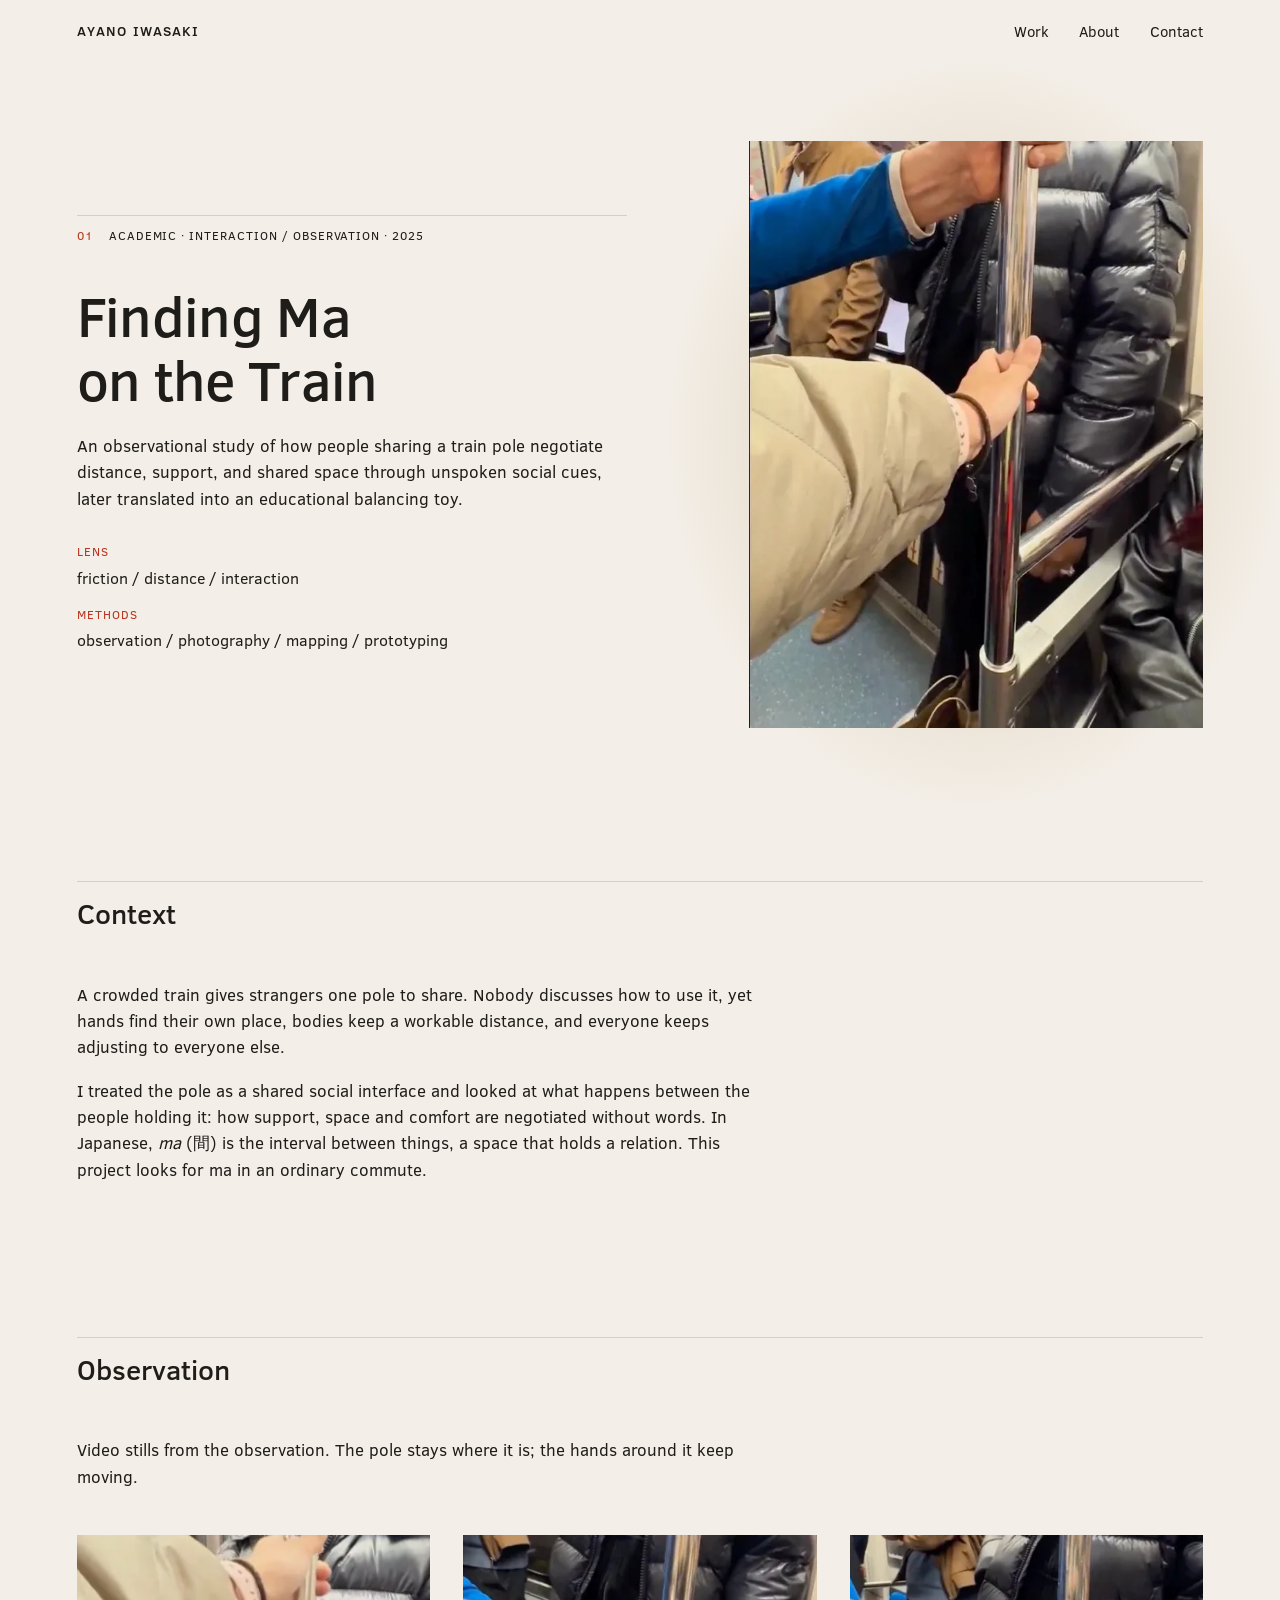
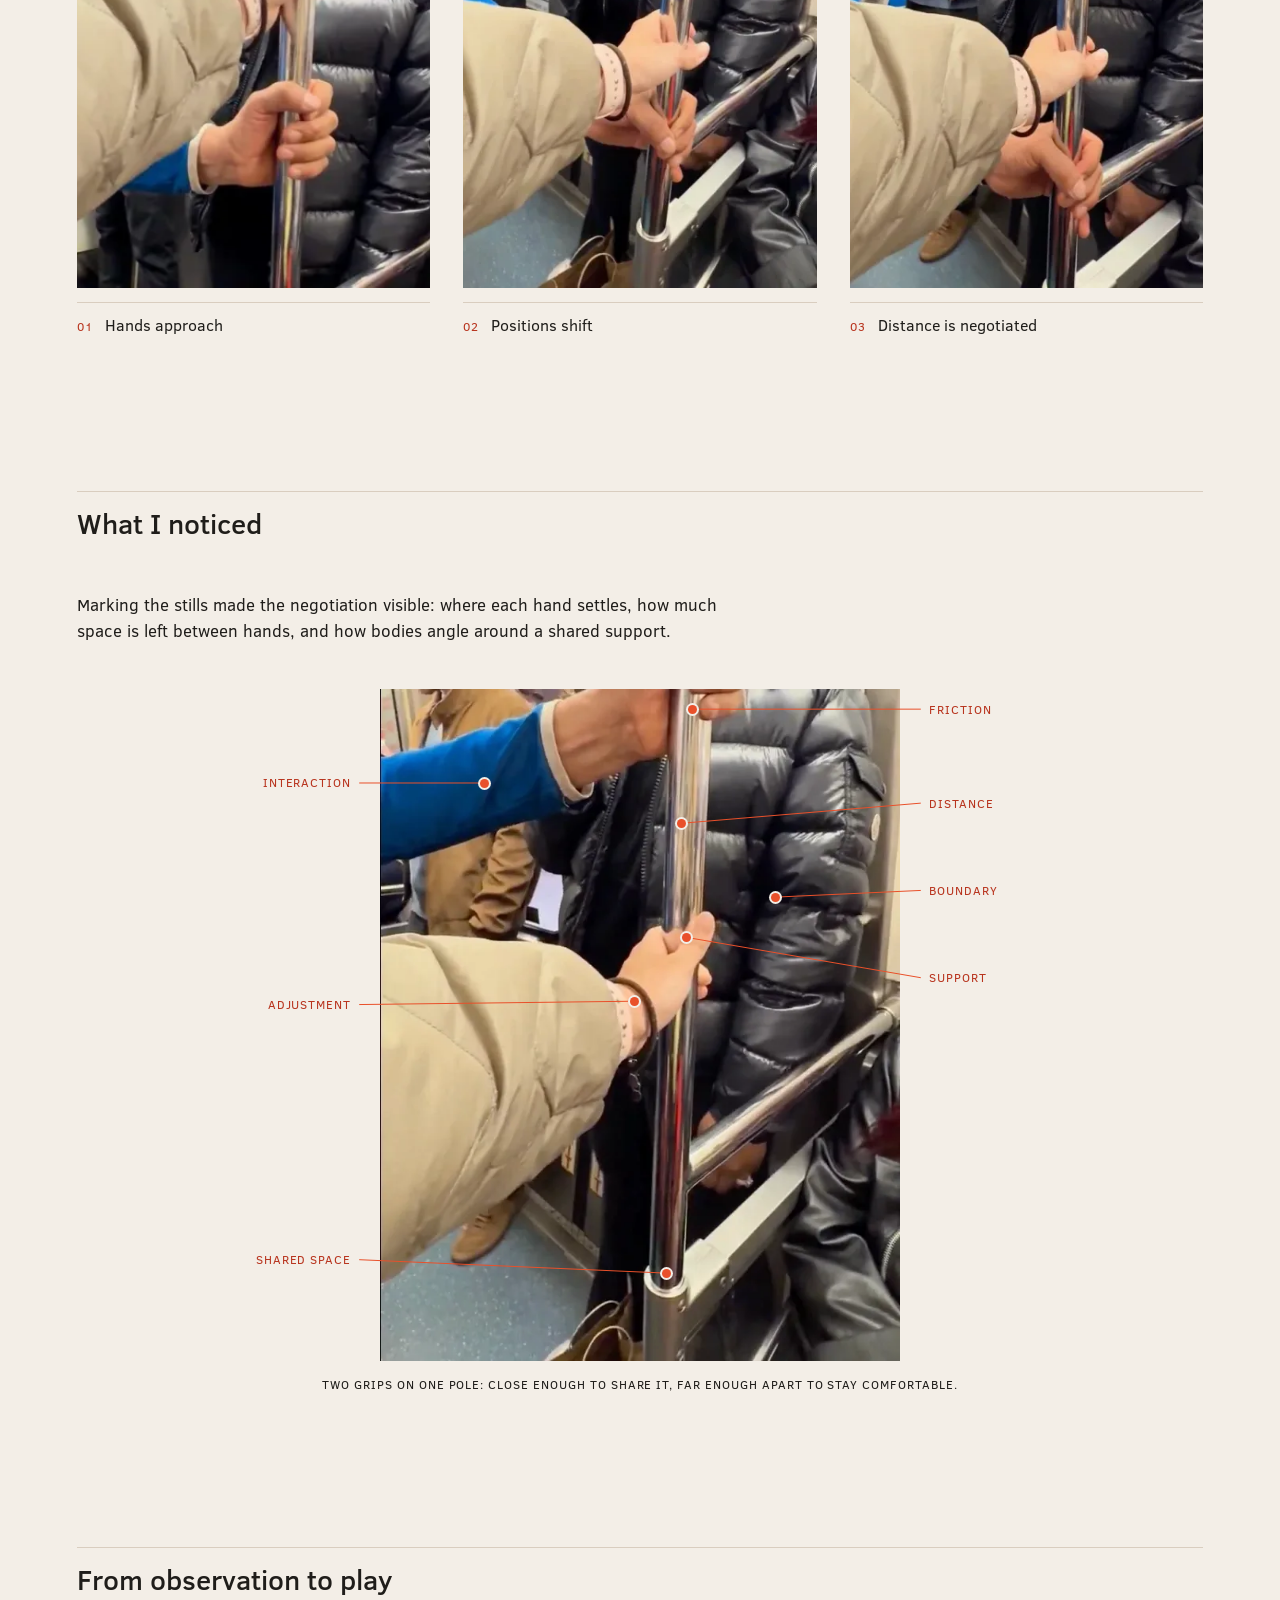
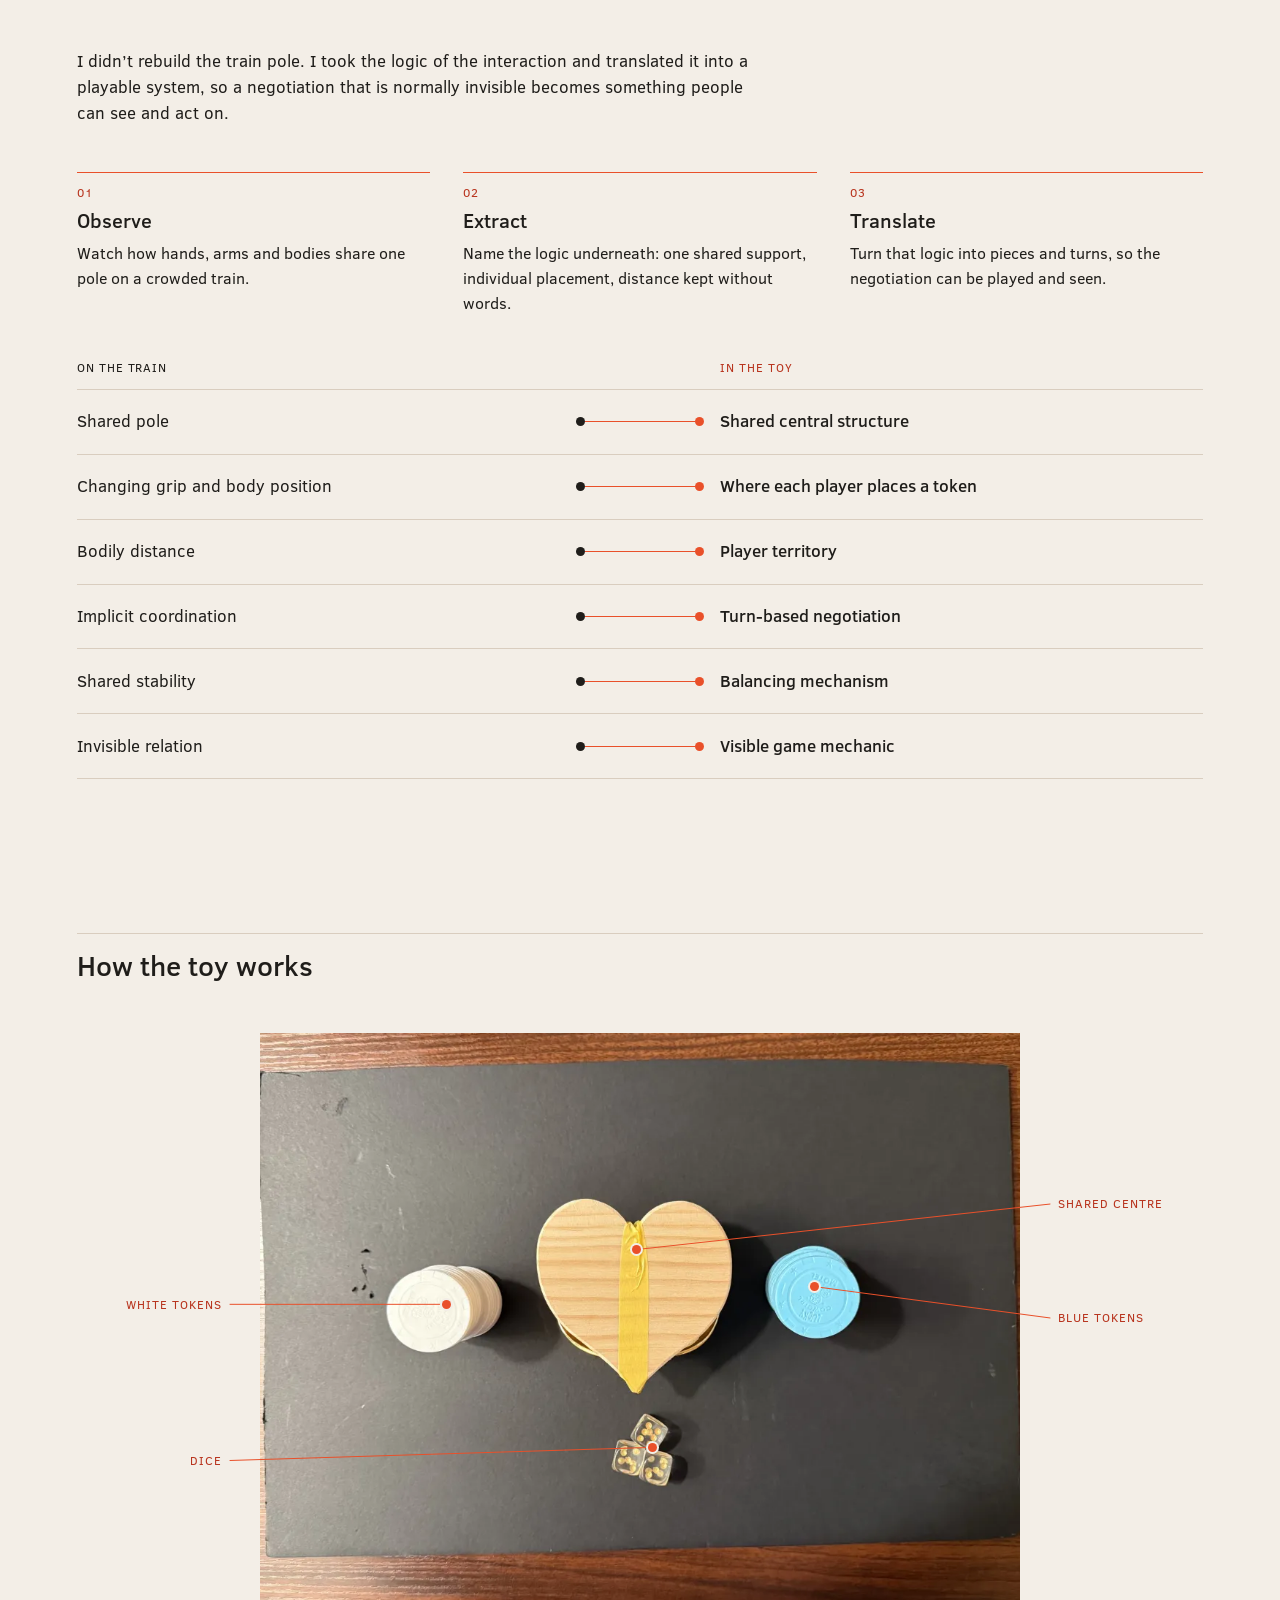
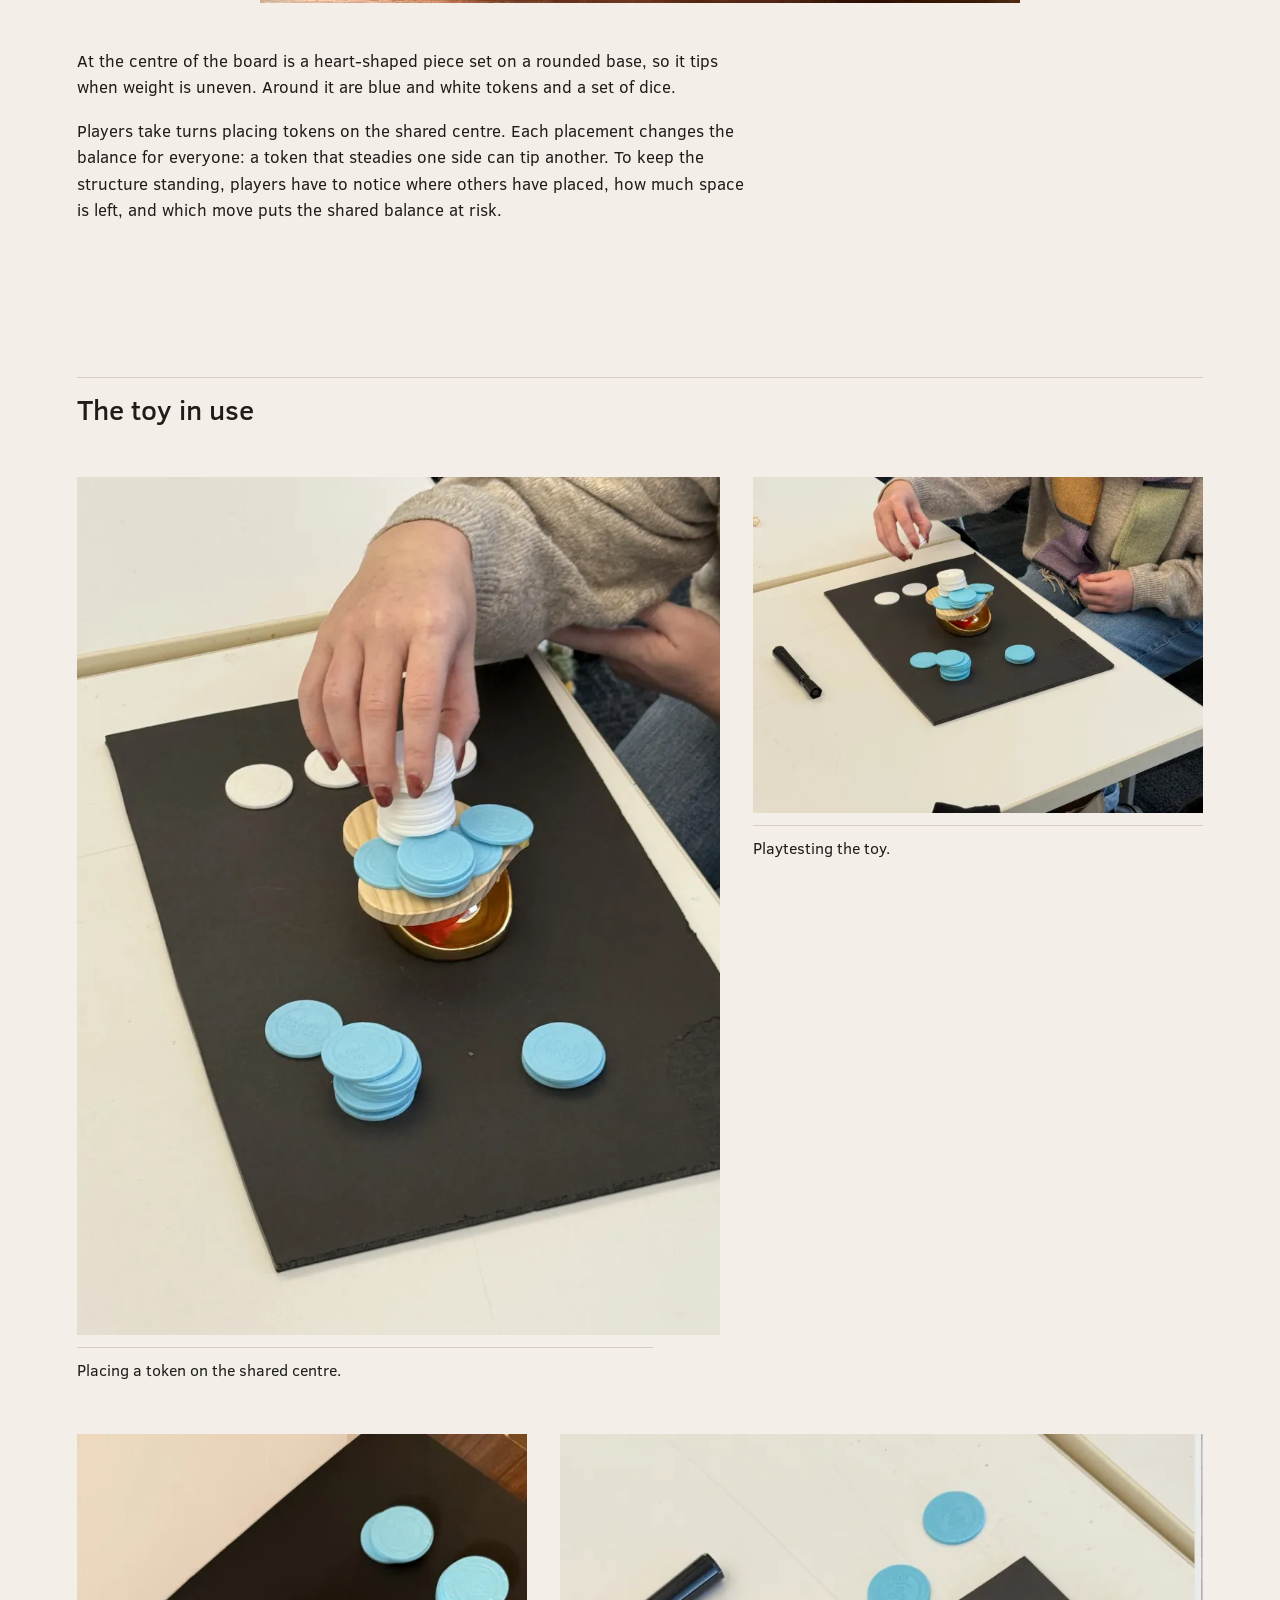
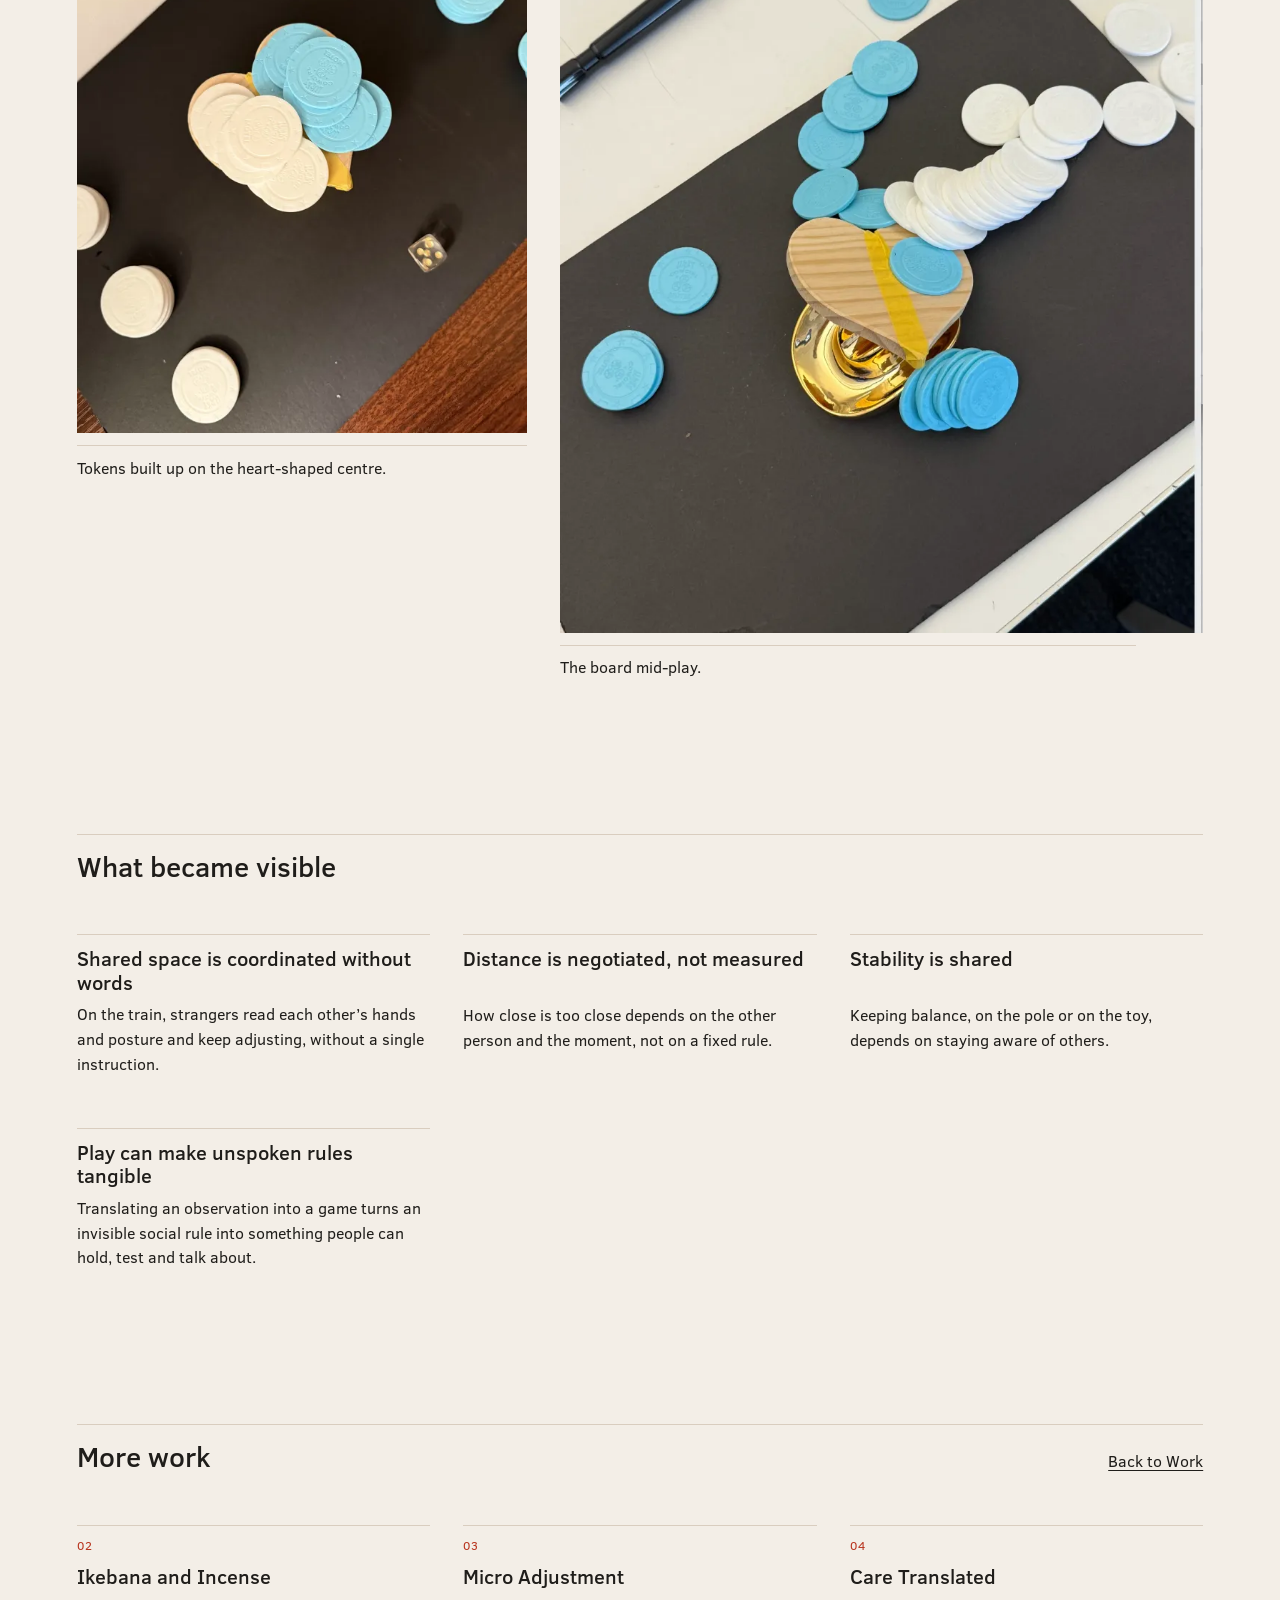
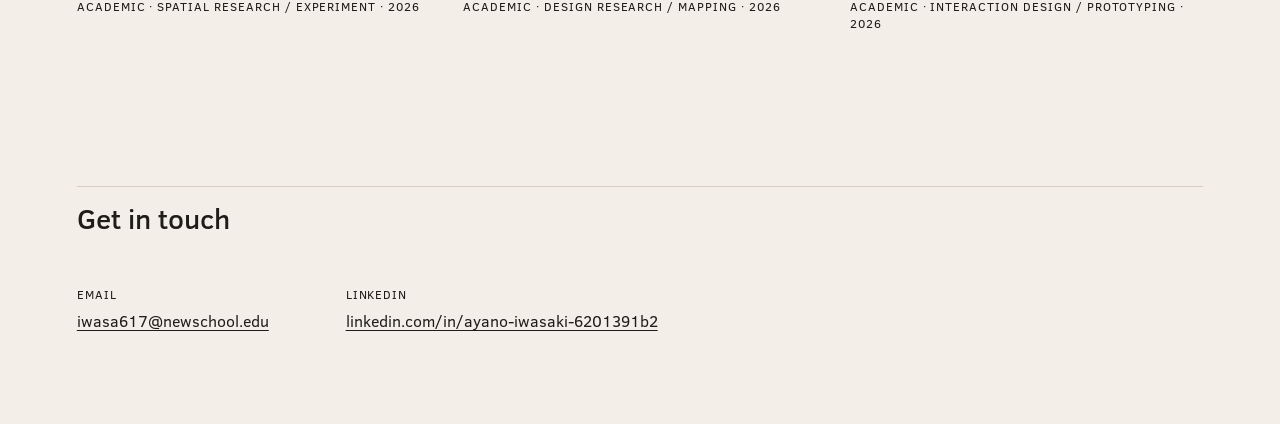
<file: work/01-finding-ma-on-the-train/index.html>
<!DOCTYPE html><html lang="en"> <head><meta charset="utf-8"><meta name="viewport" content="width=device-width, initial-scale=1"><title>Finding Ma on the Train — Ayano Iwasaki</title><meta name="description" content="An observational study of how people sharing a train pole negotiate distance, support, and shared space through unspoken social cues, later translated into an educational balancing toy."><meta name="theme-color" content="#f8f6f1"><link rel="icon" href="/favicon.svg" type="image/svg+xml"><style>@font-face{font-family:Clear Sans;src:url(/_astro/ClearSans-Regular.02A67hPu.woff2) format("woff2");font-weight:400;font-style:normal;font-display:swap}@font-face{font-family:Clear Sans;src:url(/_astro/ClearSans-Medium.BSNg7KAm.woff2) format("woff2");font-weight:500;font-style:normal;font-display:swap}@font-face{font-family:Clear Sans;src:url(/_astro/ClearSans-Bold.5uF3j1nd.woff2) format("woff2");font-weight:700;font-style:normal;font-display:swap}:root{--c-bg: #f3eee7;--c-text: #1f1d1a;--c-signal: #e9502a;--c-deep: #b8341e;--c-warm: #d9cdbf;--c-muted: #8c837a;--field-0: #f3eee7;--field-1: #d7c3a5;--field-2: #e8a76a;--field-3: #f17d45;--field-4: #e9502a;--highlight-opacity: .16;--font: "Clear Sans", system-ui, -apple-system, "Segoe UI", sans-serif;--fs-display: clamp(2.25rem, 4.4vw, 4.25rem);--fs-statement: clamp(1.75rem, 3.1vw, 3rem);--fs-methods: clamp(1.625rem, 3.2vw, 3rem);--fs-section: clamp(1.5rem, 2.2vw, 2rem);--fs-title: clamp(1.25rem, 1.6vw, 1.5rem);--fs-body-lg: clamp(1.0625rem, 1.3vw, 1.25rem);--fs-body: 1rem;--fs-meta: .75rem;--fs-label: .9375rem;--fs-label-sm: .75rem;--tracking-meta: .08em;--max-width: 1400px;--gutter: clamp(16px, 6vw, 7vw);--col-gap: clamp(16px, 2vw, 32px);--card-gap: clamp(24px, 2.6vw, 40px);--section-space: clamp(96px, 12vw, 180px);--measure: 680px;--nav-h: 64px;--ease: cubic-bezier(.22, .61, .36, 1)}@media(max-width:760px){:root{--gutter: 16px;--nav-h: 56px}}*,*:before,*:after{box-sizing:border-box}html{-webkit-text-size-adjust:100%;text-size-adjust:100%;scroll-padding-top:var(--nav-h)}@media(prefers-reduced-motion:no-preference){html{scroll-behavior:smooth}}body{margin:0;background:var(--c-bg);color:var(--c-text);font-family:var(--font);font-size:var(--fs-body);line-height:1.55;font-weight:400;-webkit-font-smoothing:antialiased;-moz-osx-font-smoothing:grayscale;text-rendering:optimizeLegibility}h1,h2,h3,p,figure,ul,ol{margin:0}h1,h2,h3{font-weight:500;line-height:1.15}ul,ol{padding:0;list-style:none}img,svg{display:block;max-width:100%}a{color:inherit;text-decoration-thickness:1px;text-underline-offset:.2em}:focus-visible{outline:2px solid var(--c-signal);outline-offset:3px}::selection{background:var(--c-warm);color:var(--c-text)}.visually-hidden{position:absolute!important;width:1px;height:1px;margin:-1px;padding:0;overflow:hidden;clip:rect(0 0 0 0);white-space:nowrap;border:0}.wrap{width:100%;max-width:calc(var(--max-width) + 2 * var(--gutter));margin-inline:auto;padding-inline:var(--gutter)}.grid-12{display:grid;grid-template-columns:repeat(12,minmax(0,1fr));column-gap:var(--col-gap)}.meta{font-size:var(--fs-meta);letter-spacing:var(--tracking-meta);text-transform:uppercase;line-height:1.4}.section-head{display:flex;align-items:baseline;justify-content:space-between;gap:1rem;padding-top:1rem;border-top:1px solid var(--c-warm);margin-bottom:clamp(32px,4vw,56px)}.section-head h2{font-size:var(--fs-section)}.placeholder{font-style:normal;outline:1px dashed var(--c-muted);outline-offset:2px}.nav[data-astro-cid-dmqpwcec]{position:fixed;inset:0 0 auto;z-index:50;height:var(--nav-h);background:var(--c-bg)}.nav__inner[data-astro-cid-dmqpwcec]{display:flex;align-items:center;justify-content:space-between;height:100%;padding-inline:var(--gutter);max-width:calc(var(--max-width) + 2 * var(--gutter));margin-inline:auto}.nav[data-astro-cid-dmqpwcec] a[data-astro-cid-dmqpwcec]{text-decoration:none}.nav[data-astro-cid-dmqpwcec] a[data-astro-cid-dmqpwcec]:hover{text-decoration:underline}.nav__name[data-astro-cid-dmqpwcec]{font-size:.875rem;font-weight:500;letter-spacing:var(--tracking-meta)}.nav__links[data-astro-cid-dmqpwcec]{display:flex;gap:clamp(16px,2.4vw,36px);font-size:.9375rem}.contact[data-astro-cid-sz7xmlte]{padding-top:var(--section-space);padding-bottom:clamp(56px,7vw,96px)}.contact__links[data-astro-cid-sz7xmlte]{display:flex;flex-wrap:wrap;gap:1.5rem clamp(32px,6vw,96px)}.contact__links[data-astro-cid-sz7xmlte] li[data-astro-cid-sz7xmlte]{display:grid;gap:.35rem}.contact__label[data-astro-cid-sz7xmlte]{color:var(--c-text)}
.project[data-astro-cid-by4zwojz]{padding-top:calc(var(--nav-h) + clamp(40px,6vw,96px))}.ph[data-astro-cid-by4zwojz]{align-items:center;row-gap:48px}.ph__text[data-astro-cid-by4zwojz]{grid-column:1 / span 6}.ph__media[data-astro-cid-by4zwojz]{grid-column:8 / span 5;position:relative}.ph__meta[data-astro-cid-by4zwojz]{display:flex;gap:1rem;padding-top:.75rem;border-top:1px solid var(--c-warm)}.ph__num[data-astro-cid-by4zwojz]{color:var(--c-deep)}.ph__title[data-astro-cid-by4zwojz]{margin-top:clamp(24px,3vw,40px);max-width:14ch;font-size:var(--fs-display);letter-spacing:-.012em;text-wrap:balance}.ph__summary[data-astro-cid-by4zwojz]{margin-top:1.25rem;max-width:34em;font-size:var(--fs-body-lg)}.ph__terms[data-astro-cid-by4zwojz]{display:flex;flex-wrap:wrap;gap:1rem clamp(24px,4vw,56px);margin:2rem 0 0}.ph__terms[data-astro-cid-by4zwojz] dt[data-astro-cid-by4zwojz]{color:var(--c-deep)}.ph__terms[data-astro-cid-by4zwojz] dd[data-astro-cid-by4zwojz]{margin:.3rem 0 0}.ph__img[data-astro-cid-by4zwojz]{position:relative;width:100%;height:auto}.ph__field[data-astro-cid-by4zwojz]{position:absolute;inset:-14% -18%;background:radial-gradient(closest-side,color-mix(in srgb,var(--field-2) 55%,transparent),color-mix(in srgb,var(--field-1) 40%,transparent) 55%,transparent);pointer-events:none}.project__body[data-astro-cid-by4zwojz]>p{max-width:var(--measure);margin-top:var(--section-space);font-size:var(--fs-body-lg)}.next[data-astro-cid-by4zwojz]{margin-top:var(--section-space)}.next__back[data-astro-cid-by4zwojz]{font-size:var(--fs-body)}.next__list[data-astro-cid-by4zwojz]{display:grid;grid-template-columns:repeat(auto-fit,minmax(240px,1fr));gap:var(--card-gap)}.next__item[data-astro-cid-by4zwojz]{display:grid;gap:.4rem;padding-top:.75rem;border-top:1px solid var(--c-warm);text-decoration:none}.next__num[data-astro-cid-by4zwojz]{color:var(--c-deep)}.next__title[data-astro-cid-by4zwojz]{font-size:var(--fs-title);font-weight:500}.next__item[data-astro-cid-by4zwojz]:hover .next__title[data-astro-cid-by4zwojz]{text-decoration:underline;text-decoration-thickness:1px}@media(max-width:760px){.ph__text[data-astro-cid-by4zwojz],.ph__media[data-astro-cid-by4zwojz]{grid-column:1 / -1}}
</style><style>.ps[data-astro-cid-f3rayaz7]{margin-top:var(--section-space)}.ps__body[data-astro-cid-f3rayaz7]{display:grid;gap:clamp(28px,3.5vw,48px)}.ps__body[data-astro-cid-f3rayaz7]>p{max-width:var(--measure);font-size:var(--fs-body-lg);line-height:1.55}.ps__body[data-astro-cid-f3rayaz7]>p+p{margin-top:calc(-1*clamp(28px,3.5vw,48px) + 1em)}
</style><style>.seq[data-astro-cid-o7qopzlf]{display:grid;grid-template-columns:repeat(auto-fit,minmax(220px,1fr));gap:var(--card-gap)}.seq__item[data-astro-cid-o7qopzlf]{display:grid;gap:.9rem;transition:opacity .7s var(--ease) var(--d),transform .7s var(--ease) var(--d)}.seq__media[data-astro-cid-o7qopzlf]{aspect-ratio:var(--ratio);overflow:hidden;background:var(--c-warm)}.seq__img[data-astro-cid-o7qopzlf]{width:100%;height:100%;object-fit:cover}.seq__missing[data-astro-cid-o7qopzlf]{display:grid;place-items:center;height:100%;background:var(--c-bg);outline:1px dashed var(--c-muted);outline-offset:-1px}.seq__caption[data-astro-cid-o7qopzlf]{display:flex;gap:.75rem;align-items:baseline;padding-top:.6rem;border-top:1px solid var(--c-warm)}.seq__num[data-astro-cid-o7qopzlf]{color:var(--c-deep)}.seq[data-astro-cid-o7qopzlf].is-pre .seq__item[data-astro-cid-o7qopzlf]{opacity:0;transform:translateY(12px)}
</style><style>.af[data-astro-cid-kkpb2j3g]{display:grid;justify-items:center;gap:1rem}.af__frame[data-astro-cid-kkpb2j3g]{position:relative;width:min(100%,var(--w));margin-inline:clamp(96px,14vw,200px)}.af__img[data-astro-cid-kkpb2j3g]{display:block;width:100%;height:auto}.af__lines[data-astro-cid-kkpb2j3g]{position:absolute;inset:0;width:100%;height:100%;overflow:visible;pointer-events:none}.af__line[data-astro-cid-kkpb2j3g]{stroke:var(--c-signal);stroke-width:1px;vector-effect:non-scaling-stroke;transition:opacity .6s var(--ease) var(--d)}.af__dot[data-astro-cid-kkpb2j3g]{position:absolute;width:9px;height:9px;margin:-4.5px 0 0 -4.5px;border-radius:50%;background:var(--c-signal);box-shadow:0 0 0 2px var(--c-bg);transition:transform .5s var(--ease) var(--d)}.af__labels[data-astro-cid-kkpb2j3g]{position:absolute;inset:0;pointer-events:none}.af__label[data-astro-cid-kkpb2j3g]{position:absolute;white-space:nowrap;font-size:var(--fs-label-sm);letter-spacing:var(--tracking-meta);text-transform:uppercase;color:var(--c-deep);line-height:1.2;transition:opacity .5s var(--ease) var(--d)}.af__label--left[data-astro-cid-kkpb2j3g]{right:calc(104% + 8px);transform:translateY(-50%)}.af__label--right[data-astro-cid-kkpb2j3g]{left:calc(104% + 8px);transform:translateY(-50%)}.af__caption[data-astro-cid-kkpb2j3g]{max-width:var(--measure);text-align:center}.af[data-astro-cid-kkpb2j3g].is-pre .af__line[data-astro-cid-kkpb2j3g],.af[data-astro-cid-kkpb2j3g].is-pre .af__label[data-astro-cid-kkpb2j3g]{opacity:0}.af[data-astro-cid-kkpb2j3g].is-pre .af__dot[data-astro-cid-kkpb2j3g]{transform:scale(0)}@media(max-width:760px){.af__frame[data-astro-cid-kkpb2j3g]{margin-inline:0}.af__line[data-astro-cid-kkpb2j3g]{display:none}.af__label[data-astro-cid-kkpb2j3g]{padding:.15em .4em;background:var(--c-bg)}.af__label--left[data-astro-cid-kkpb2j3g]{right:auto;left:4px}.af__label--right[data-astro-cid-kkpb2j3g]{left:auto;right:4px}}
</style><style>.steps[data-astro-cid-olovqpfo]{display:grid;grid-template-columns:repeat(auto-fit,minmax(200px,1fr));gap:var(--card-gap)}.steps__item[data-astro-cid-olovqpfo]{display:grid;align-content:start;gap:.5rem;padding-top:.75rem;border-top:1px solid var(--c-signal);transition:opacity .6s var(--ease) var(--d)}.steps__num[data-astro-cid-olovqpfo]{color:var(--c-deep)}.steps__title[data-astro-cid-olovqpfo]{font-size:var(--fs-title)}.steps__text[data-astro-cid-olovqpfo]{max-width:30em}.steps[data-astro-cid-olovqpfo].is-pre .steps__item[data-astro-cid-olovqpfo]{opacity:0}
</style><style>.tm[data-astro-cid-zjr4nrao]{--cols: minmax(0, 1fr) clamp(56px, 10vw, 160px) minmax(0, 1fr)}.tm__head[data-astro-cid-zjr4nrao],.tm__row[data-astro-cid-zjr4nrao]{display:grid;grid-template-columns:var(--cols);align-items:center;column-gap:1rem}.tm__head[data-astro-cid-zjr4nrao]{padding-bottom:.75rem;color:var(--c-text)}.tm__head[data-astro-cid-zjr4nrao] span[data-astro-cid-zjr4nrao]:last-child{color:var(--c-deep)}.tm__rows[data-astro-cid-zjr4nrao]{margin:0}.tm__row[data-astro-cid-zjr4nrao]{padding-block:clamp(14px,1.6vw,22px);border-top:1px solid var(--c-warm)}.tm__row[data-astro-cid-zjr4nrao]:last-child{border-bottom:1px solid var(--c-warm)}.tm__from[data-astro-cid-zjr4nrao],.tm__to[data-astro-cid-zjr4nrao]{margin:0;font-size:var(--fs-body-lg);line-height:1.35}.tm__to[data-astro-cid-zjr4nrao]{font-weight:500}.tm__link[data-astro-cid-zjr4nrao]{position:relative;height:9px}.tm__link[data-astro-cid-zjr4nrao]:before,.tm__link[data-astro-cid-zjr4nrao]:after{content:"";position:absolute;top:0;width:9px;height:9px;border-radius:50%;background:var(--c-signal)}.tm__link[data-astro-cid-zjr4nrao]:before{left:0;background:var(--c-text)}.tm__link[data-astro-cid-zjr4nrao]:after{right:0}.tm__line[data-astro-cid-zjr4nrao]{position:absolute;top:4px;left:9px;right:9px;height:1px;background:var(--c-signal);transform-origin:left;transition:transform .6s var(--ease) var(--d)}.tm[data-astro-cid-zjr4nrao].is-pre .tm__line[data-astro-cid-zjr4nrao]{transform:scaleX(0)}@media(max-width:600px){.tm__head[data-astro-cid-zjr4nrao]{display:none}.tm__row[data-astro-cid-zjr4nrao]{grid-template-columns:1fr;row-gap:.5rem}.tm__link[data-astro-cid-zjr4nrao]{width:9px;height:28px}.tm__link[data-astro-cid-zjr4nrao]:after{inset:auto auto 0 0}.tm__line[data-astro-cid-zjr4nrao]{inset:9px auto 9px 4px;width:1px;height:auto;transform-origin:top}.tm[data-astro-cid-zjr4nrao].is-pre .tm__line[data-astro-cid-zjr4nrao]{transform:scaleY(0)}}
</style><style>.gal[data-astro-cid-fb5e2kpw]{display:grid;grid-template-columns:repeat(12,minmax(0,1fr));gap:clamp(40px,4vw,64px) var(--card-gap);align-items:start}.gal__item[data-astro-cid-fb5e2kpw]{grid-column:span var(--span);display:grid;gap:.75rem}.gal__media[data-astro-cid-fb5e2kpw]{overflow:hidden}.gal__img[data-astro-cid-fb5e2kpw]{width:100%;height:auto}.gal__img--fill[data-astro-cid-fb5e2kpw]{height:100%;object-fit:cover}.gal__caption[data-astro-cid-fb5e2kpw]{padding-top:.6rem;border-top:1px solid var(--c-warm);max-width:36em}@media(max-width:760px){.gal__item[data-astro-cid-fb5e2kpw]{grid-column:1 / -1}}
</style><style>.pts[data-astro-cid-ssvvr44u]{display:grid;grid-template-columns:repeat(auto-fit,minmax(260px,1fr));gap:clamp(32px,4vw,56px) var(--card-gap)}.pts__item[data-astro-cid-ssvvr44u]{display:grid;gap:.5rem;padding-top:.75rem;border-top:1px solid var(--c-warm)}.pts__title[data-astro-cid-ssvvr44u]{font-size:var(--fs-title)}.pts__item[data-astro-cid-ssvvr44u] p[data-astro-cid-ssvvr44u]{max-width:32em}
</style></head> <body id="top"> <header class="nav" data-astro-cid-dmqpwcec> <nav class="nav__inner" aria-label="Main" data-astro-cid-dmqpwcec> <a class="nav__name" href="/" data-astro-cid-dmqpwcec>AYANO IWASAKI</a> <ul class="nav__links" data-astro-cid-dmqpwcec> <li data-astro-cid-dmqpwcec> <a href="/#work" data-astro-cid-dmqpwcec>Work</a> </li><li data-astro-cid-dmqpwcec> <a href="/#about" data-astro-cid-dmqpwcec>About</a> </li><li data-astro-cid-dmqpwcec> <a href="/#contact" data-astro-cid-dmqpwcec>Contact</a> </li> </ul> </nav> </header>  <main>  <article class="project wrap" data-astro-cid-by4zwojz> <header class="ph grid-12" data-astro-cid-by4zwojz> <div class="ph__text" data-astro-cid-by4zwojz> <p class="ph__meta meta" data-astro-cid-by4zwojz> <span class="ph__num" data-astro-cid-by4zwojz>01</span> <span data-astro-cid-by4zwojz> <span data-astro-cid-by4zwojz>ACADEMIC</span> <span aria-hidden="true" data-astro-cid-by4zwojz> · </span> <span data-astro-cid-by4zwojz>INTERACTION / OBSERVATION</span> <span aria-hidden="true" data-astro-cid-by4zwojz> · </span> <span data-astro-cid-by4zwojz>2025</span> </span> </p> <h1 class="ph__title" data-astro-cid-by4zwojz>Finding Ma on the Train</h1> <p class="ph__summary" data-astro-cid-by4zwojz>An observational study of how people sharing a train pole negotiate distance, support, and shared space through unspoken social cues, later translated into an educational balancing toy.</p> <dl class="ph__terms" data-astro-cid-by4zwojz> <div data-astro-cid-by4zwojz> <dt class="meta" data-astro-cid-by4zwojz>Lens</dt> <dd data-astro-cid-by4zwojz>friction / distance / interaction</dd> </div> <div data-astro-cid-by4zwojz> <dt class="meta" data-astro-cid-by4zwojz>Methods</dt> <dd data-astro-cid-by4zwojz>observation / photography / mapping / prototyping</dd> </div> </dl> </div> <figure class="ph__media" data-astro-cid-by4zwojz> <span class="ph__field" aria-hidden="true" data-astro-cid-by4zwojz></span> <img src="/_astro/train_still_main.CBHEq0Pl_fVoWV.webp" srcset="/_astro/train_still_main.CBHEq0Pl_dWwpp.webp 480w, /_astro/train_still_main.CBHEq0Pl_fVoWV.webp 656w" alt="Two people’s hands on the same subway pole, one above the other, between other passengers’ coats and sleeves. No faces are shown." sizes="(max-width: 760px) 100vw, 40vw" loading="eager" data-astro-cid-by4zwojz="true" decoding="async" fetchpriority="auto" width="656" height="847" class="ph__img"> </figure> </header> <div class="project__body" data-astro-cid-by4zwojz> <section class="ps" data-astro-cid-f3rayaz7> <div class="section-head" data-astro-cid-f3rayaz7> <h2 data-astro-cid-f3rayaz7>Context</h2> </div> <div class="ps__body" data-astro-cid-f3rayaz7> <p>A crowded train gives strangers one pole to share. Nobody discusses how to use it, yet hands find their own place, bodies keep a workable distance, and everyone keeps adjusting to everyone else.</p><p>I treated the pole as a shared social interface and looked at what happens between the people holding it: how support, space and comfort are negotiated without words. In Japanese, <em>ma</em> (間) is the interval between things, a space that holds a relation. This project looks for ma in an ordinary commute.</p> </div> </section> 
<section class="ps" data-astro-cid-f3rayaz7> <div class="section-head" data-astro-cid-f3rayaz7> <h2 data-astro-cid-f3rayaz7>Observation</h2> </div> <div class="ps__body" data-astro-cid-f3rayaz7> <p>Video stills from the observation. The pole stays where it is; the hands around it keep moving.</p><ol class="seq" data-reveal style="--ratio:1 / 1" data-astro-cid-o7qopzlf> <li class="seq__item" style="--d:0ms" data-astro-cid-o7qopzlf> <div class="seq__media" data-astro-cid-o7qopzlf> <img src="/_astro/train_seq_01.DcfamCG1_DFzak.webp" srcset="/_astro/train_seq_01.DcfamCG1_ZeMREF.webp 400w, /_astro/train_seq_01.DcfamCG1_Z289ozd.webp 640w, /_astro/train_seq_01.DcfamCG1_DFzak.webp 658w" alt="Two hands on the same pole with a gap between them: one high under a beige sleeve, one lower under a blue sleeve." sizes="(max-width: 760px) 100vw, 30vw" style="object-position:50% 45%" data-astro-cid-o7qopzlf="true" loading="lazy" decoding="async" fetchpriority="auto" width="658" height="550" class="seq__img"> </div> <p class="seq__caption" data-astro-cid-o7qopzlf> <span class="seq__num meta" data-astro-cid-o7qopzlf>01</span> Hands approach </p> </li><li class="seq__item" style="--d:140ms" data-astro-cid-o7qopzlf> <div class="seq__media" data-astro-cid-o7qopzlf> <img src="/_astro/train_seq_02.CC0CvOv9_1iKhFs.webp" srcset="/_astro/train_seq_02.CC0CvOv9_Z5zCLu.webp 400w, /_astro/train_seq_02.CC0CvOv9_ZbVUoY.webp 640w, /_astro/train_seq_02.CC0CvOv9_1iKhFs.webp 664w" alt="The same pole, now with the two hands almost touching, one stacked just above the other." sizes="(max-width: 760px) 100vw, 30vw" style="object-position:50% 40%" data-astro-cid-o7qopzlf="true" loading="lazy" decoding="async" fetchpriority="auto" width="664" height="634" class="seq__img"> </div> <p class="seq__caption" data-astro-cid-o7qopzlf> <span class="seq__num meta" data-astro-cid-o7qopzlf>02</span> Positions shift </p> </li><li class="seq__item" style="--d:280ms" data-astro-cid-o7qopzlf> <div class="seq__media" data-astro-cid-o7qopzlf> <img src="/_astro/train_seq_03.DxV6X1RM_Z1Iicgg.webp" srcset="/_astro/train_seq_03.DxV6X1RM_Z1cH0y0.webp 400w, /_astro/train_seq_03.DxV6X1RM_2aAoHM.webp 640w, /_astro/train_seq_03.DxV6X1RM_Z1Iicgg.webp 658w" alt="The two hands close together on the pole, each holding its own section." sizes="(max-width: 760px) 100vw, 30vw" style="object-position:50% 40%" data-astro-cid-o7qopzlf="true" loading="lazy" decoding="async" fetchpriority="auto" width="658" height="632" class="seq__img"> </div> <p class="seq__caption" data-astro-cid-o7qopzlf> <span class="seq__num meta" data-astro-cid-o7qopzlf>03</span> Distance is negotiated </p> </li> </ol>  </div> </section> 
<section class="ps" data-astro-cid-f3rayaz7> <div class="section-head" data-astro-cid-f3rayaz7> <h2 data-astro-cid-f3rayaz7>What I noticed</h2> </div> <div class="ps__body" data-astro-cid-f3rayaz7> <p>Marking the stills made the negotiation visible: where each hand settles, how much space is left between hands, and how bodies angle around a shared support.</p><figure class="af" data-reveal style="--w:520px" data-astro-cid-kkpb2j3g> <div class="af__frame" data-astro-cid-kkpb2j3g> <img src="/_astro/train_still_main.CBHEq0Pl_fVoWV.webp" srcset="/_astro/train_still_main.CBHEq0Pl_dWwpp.webp 480w, /_astro/train_still_main.CBHEq0Pl_fVoWV.webp 656w" alt="The same train still with annotations: the two hands on the pole, the gap between them, a wrist turning, the passenger behind, and the floor space around the pole." sizes="(max-width: 760px) 80vw, 520px" data-astro-cid-kkpb2j3g="true" loading="lazy" decoding="async" fetchpriority="auto" width="656" height="847" class="af__img"> <svg class="af__lines" viewBox="0 0 100 100" preserveAspectRatio="none" aria-hidden="true" data-astro-cid-kkpb2j3g> <line class="af__line" x1="104" y1="3" x2="60" y2="3" style="--d:0ms" data-astro-cid-kkpb2j3g></line><line class="af__line" x1="104" y1="17" x2="58" y2="20" style="--d:90ms" data-astro-cid-kkpb2j3g></line><line class="af__line" x1="104" y1="30" x2="76" y2="31" style="--d:180ms" data-astro-cid-kkpb2j3g></line><line class="af__line" x1="104" y1="43" x2="59" y2="37" style="--d:270ms" data-astro-cid-kkpb2j3g></line><line class="af__line" x1="-4" y1="14" x2="20" y2="14" style="--d:360ms" data-astro-cid-kkpb2j3g></line><line class="af__line" x1="-4" y1="47" x2="49" y2="46.5" style="--d:450ms" data-astro-cid-kkpb2j3g></line><line class="af__line" x1="-4" y1="85" x2="55" y2="87" style="--d:540ms" data-astro-cid-kkpb2j3g></line> </svg> <span class="af__dot" style="left:60%;top:3%;--d:0ms" aria-hidden="true" data-astro-cid-kkpb2j3g></span><span class="af__dot" style="left:58%;top:20%;--d:90ms" aria-hidden="true" data-astro-cid-kkpb2j3g></span><span class="af__dot" style="left:76%;top:31%;--d:180ms" aria-hidden="true" data-astro-cid-kkpb2j3g></span><span class="af__dot" style="left:59%;top:37%;--d:270ms" aria-hidden="true" data-astro-cid-kkpb2j3g></span><span class="af__dot" style="left:20%;top:14%;--d:360ms" aria-hidden="true" data-astro-cid-kkpb2j3g></span><span class="af__dot" style="left:49%;top:46.5%;--d:450ms" aria-hidden="true" data-astro-cid-kkpb2j3g></span><span class="af__dot" style="left:55%;top:87%;--d:540ms" aria-hidden="true" data-astro-cid-kkpb2j3g></span> <ul class="af__labels" data-astro-cid-kkpb2j3g> <li class="af__label af__label--right" style="top:3%;--d:200ms" data-astro-cid-kkpb2j3g> friction </li><li class="af__label af__label--right" style="top:17%;--d:290ms" data-astro-cid-kkpb2j3g> distance </li><li class="af__label af__label--right" style="top:30%;--d:380ms" data-astro-cid-kkpb2j3g> boundary </li><li class="af__label af__label--right" style="top:43%;--d:470ms" data-astro-cid-kkpb2j3g> support </li><li class="af__label af__label--left" style="top:14%;--d:560ms" data-astro-cid-kkpb2j3g> interaction </li><li class="af__label af__label--left" style="top:47%;--d:650ms" data-astro-cid-kkpb2j3g> adjustment </li><li class="af__label af__label--left" style="top:85%;--d:740ms" data-astro-cid-kkpb2j3g> shared space </li> </ul> </div> <figcaption class="af__caption meta" data-astro-cid-kkpb2j3g>Two grips on one pole: close enough to share it, far enough apart to stay comfortable.</figcaption> </figure>  </div> </section> 
<section class="ps" data-astro-cid-f3rayaz7> <div class="section-head" data-astro-cid-f3rayaz7> <h2 data-astro-cid-f3rayaz7>From observation to play</h2> </div> <div class="ps__body" data-astro-cid-f3rayaz7> <p>I didn’t rebuild the train pole. I took the logic of the interaction and translated it into a playable system, so a negotiation that is normally invisible becomes something people can see and act on.</p><ol class="steps" data-reveal data-astro-cid-olovqpfo> <li class="steps__item" style="--d:0ms" data-astro-cid-olovqpfo> <span class="steps__num meta" data-astro-cid-olovqpfo>01</span> <h3 class="steps__title" data-astro-cid-olovqpfo>Observe</h3> <p class="steps__text" data-astro-cid-olovqpfo>Watch how hands, arms and bodies share one pole on a crowded train.</p> </li><li class="steps__item" style="--d:120ms" data-astro-cid-olovqpfo> <span class="steps__num meta" data-astro-cid-olovqpfo>02</span> <h3 class="steps__title" data-astro-cid-olovqpfo>Extract</h3> <p class="steps__text" data-astro-cid-olovqpfo>Name the logic underneath: one shared support, individual placement, distance kept without words.</p> </li><li class="steps__item" style="--d:240ms" data-astro-cid-olovqpfo> <span class="steps__num meta" data-astro-cid-olovqpfo>03</span> <h3 class="steps__title" data-astro-cid-olovqpfo>Translate</h3> <p class="steps__text" data-astro-cid-olovqpfo>Turn that logic into pieces and turns, so the negotiation can be played and seen.</p> </li> </ol> <div class="tm" data-reveal data-astro-cid-zjr4nrao> <div class="tm__head meta" aria-hidden="true" data-astro-cid-zjr4nrao> <span data-astro-cid-zjr4nrao>On the train</span> <span data-astro-cid-zjr4nrao></span> <span data-astro-cid-zjr4nrao>In the toy</span> </div> <dl class="tm__rows" data-astro-cid-zjr4nrao> <div class="tm__row" style="--d:0ms" data-astro-cid-zjr4nrao> <dt class="tm__from" data-astro-cid-zjr4nrao> <span class="visually-hidden" data-astro-cid-zjr4nrao>On the train: </span> Shared pole </dt> <span class="tm__link" aria-hidden="true" data-astro-cid-zjr4nrao> <span class="tm__line" data-astro-cid-zjr4nrao></span> </span> <dd class="tm__to" data-astro-cid-zjr4nrao> <span class="visually-hidden" data-astro-cid-zjr4nrao>In the toy: </span> Shared central structure </dd> </div><div class="tm__row" style="--d:110ms" data-astro-cid-zjr4nrao> <dt class="tm__from" data-astro-cid-zjr4nrao> <span class="visually-hidden" data-astro-cid-zjr4nrao>On the train: </span> Changing grip and body position </dt> <span class="tm__link" aria-hidden="true" data-astro-cid-zjr4nrao> <span class="tm__line" data-astro-cid-zjr4nrao></span> </span> <dd class="tm__to" data-astro-cid-zjr4nrao> <span class="visually-hidden" data-astro-cid-zjr4nrao>In the toy: </span> Where each player places a token </dd> </div><div class="tm__row" style="--d:220ms" data-astro-cid-zjr4nrao> <dt class="tm__from" data-astro-cid-zjr4nrao> <span class="visually-hidden" data-astro-cid-zjr4nrao>On the train: </span> Bodily distance </dt> <span class="tm__link" aria-hidden="true" data-astro-cid-zjr4nrao> <span class="tm__line" data-astro-cid-zjr4nrao></span> </span> <dd class="tm__to" data-astro-cid-zjr4nrao> <span class="visually-hidden" data-astro-cid-zjr4nrao>In the toy: </span> Player territory </dd> </div><div class="tm__row" style="--d:330ms" data-astro-cid-zjr4nrao> <dt class="tm__from" data-astro-cid-zjr4nrao> <span class="visually-hidden" data-astro-cid-zjr4nrao>On the train: </span> Implicit coordination </dt> <span class="tm__link" aria-hidden="true" data-astro-cid-zjr4nrao> <span class="tm__line" data-astro-cid-zjr4nrao></span> </span> <dd class="tm__to" data-astro-cid-zjr4nrao> <span class="visually-hidden" data-astro-cid-zjr4nrao>In the toy: </span> Turn-based negotiation </dd> </div><div class="tm__row" style="--d:440ms" data-astro-cid-zjr4nrao> <dt class="tm__from" data-astro-cid-zjr4nrao> <span class="visually-hidden" data-astro-cid-zjr4nrao>On the train: </span> Shared stability </dt> <span class="tm__link" aria-hidden="true" data-astro-cid-zjr4nrao> <span class="tm__line" data-astro-cid-zjr4nrao></span> </span> <dd class="tm__to" data-astro-cid-zjr4nrao> <span class="visually-hidden" data-astro-cid-zjr4nrao>In the toy: </span> Balancing mechanism </dd> </div><div class="tm__row" style="--d:550ms" data-astro-cid-zjr4nrao> <dt class="tm__from" data-astro-cid-zjr4nrao> <span class="visually-hidden" data-astro-cid-zjr4nrao>On the train: </span> Invisible relation </dt> <span class="tm__link" aria-hidden="true" data-astro-cid-zjr4nrao> <span class="tm__line" data-astro-cid-zjr4nrao></span> </span> <dd class="tm__to" data-astro-cid-zjr4nrao> <span class="visually-hidden" data-astro-cid-zjr4nrao>In the toy: </span> Visible game mechanic </dd> </div> </dl> </div>  </div> </section> 
<section class="ps" data-astro-cid-f3rayaz7> <div class="section-head" data-astro-cid-f3rayaz7> <h2 data-astro-cid-f3rayaz7>How the toy works</h2> </div> <div class="ps__body" data-astro-cid-f3rayaz7> <figure class="af" data-reveal style="--w:760px" data-astro-cid-kkpb2j3g> <div class="af__frame" data-astro-cid-kkpb2j3g> <img src="/_astro/toy_01_overview.t4utGX17_1NBetX.webp" srcset="/_astro/toy_01_overview.t4utGX17_4gQAN.webp 480w, /_astro/toy_01_overview.t4utGX17_1sY2vE.webp 720w, /_astro/toy_01_overview.t4utGX17_60P9A.webp 1040w" alt="Top-down view of the toy on a black board: a wooden heart-shaped piece in the middle, a stack of white tokens on the left, a stack of blue tokens on the right, and three dice below." sizes="(max-width: 760px) 80vw, 760px" data-astro-cid-kkpb2j3g="true" loading="lazy" decoding="async" fetchpriority="auto" width="2400" height="1800" class="af__img"> <svg class="af__lines" viewBox="0 0 100 100" preserveAspectRatio="none" aria-hidden="true" data-astro-cid-kkpb2j3g> <line class="af__line" x1="-4" y1="47.6" x2="24.6" y2="47.6" style="--d:0ms" data-astro-cid-kkpb2j3g></line><line class="af__line" x1="-4" y1="75" x2="51.6" y2="72.7" style="--d:90ms" data-astro-cid-kkpb2j3g></line><line class="af__line" x1="104" y1="30" x2="49.5" y2="38" style="--d:180ms" data-astro-cid-kkpb2j3g></line><line class="af__line" x1="104" y1="50" x2="73" y2="44.5" style="--d:270ms" data-astro-cid-kkpb2j3g></line> </svg> <span class="af__dot" style="left:24.6%;top:47.6%;--d:0ms" aria-hidden="true" data-astro-cid-kkpb2j3g></span><span class="af__dot" style="left:51.6%;top:72.7%;--d:90ms" aria-hidden="true" data-astro-cid-kkpb2j3g></span><span class="af__dot" style="left:49.5%;top:38%;--d:180ms" aria-hidden="true" data-astro-cid-kkpb2j3g></span><span class="af__dot" style="left:73%;top:44.5%;--d:270ms" aria-hidden="true" data-astro-cid-kkpb2j3g></span> <ul class="af__labels" data-astro-cid-kkpb2j3g> <li class="af__label af__label--left" style="top:47.6%;--d:200ms" data-astro-cid-kkpb2j3g> white tokens </li><li class="af__label af__label--left" style="top:75%;--d:290ms" data-astro-cid-kkpb2j3g> dice </li><li class="af__label af__label--right" style="top:30%;--d:380ms" data-astro-cid-kkpb2j3g> shared centre </li><li class="af__label af__label--right" style="top:50%;--d:470ms" data-astro-cid-kkpb2j3g> blue tokens </li> </ul> </div>  </figure> <p>At the centre of the board is a heart-shaped piece set on a rounded base, so it tips when weight is uneven. Around it are blue and white tokens and a set of dice.</p><p>Players take turns placing tokens on the shared centre. Each placement changes the balance for everyone: a token that steadies one side can tip another. To keep the structure standing, players have to notice where others have placed, how much space is left, and which move puts the shared balance at risk.</p> </div> </section> 
<section class="ps" data-astro-cid-f3rayaz7> <div class="section-head" data-astro-cid-f3rayaz7> <h2 data-astro-cid-f3rayaz7>The toy in use</h2> </div> <div class="ps__body" data-astro-cid-f3rayaz7> <div class="gal" data-astro-cid-fb5e2kpw> <figure class="gal__item" style="--span:7" data-astro-cid-fb5e2kpw> <div class="gal__media" data-astro-cid-fb5e2kpw> <img src="/_astro/toy_02_placing.DrmwGO1O_Z1pWnmU.webp" srcset="/_astro/toy_02_placing.DrmwGO1O_1HTq9k.webp 600w, /_astro/toy_02_placing.DrmwGO1O_RTOlv.webp 900w, /_astro/toy_02_placing.DrmwGO1O_Zb5h6H.webp 1300w, /_astro/toy_02_placing.DrmwGO1O_Z1pWnmU.webp 1800w" alt="A hand lowering a white token onto a stack of tokens balanced on the heart-shaped piece." sizes="(max-width: 760px) 100vw, 58vw" data-astro-cid-fb5e2kpw="true" loading="lazy" decoding="async" fetchpriority="auto" width="1800" height="2400" class="gal__img"> </div> <figcaption class="gal__caption" data-astro-cid-fb5e2kpw>Placing a token on the shared centre.</figcaption> </figure><figure class="gal__item" style="--span:5" data-astro-cid-fb5e2kpw> <div class="gal__media" data-astro-cid-fb5e2kpw> <img src="/_astro/toy_03_playtest.BT1IPby5_2jioiT.webp" srcset="/_astro/toy_03_playtest.BT1IPby5_Z1Hw8Vu.webp 600w, /_astro/toy_03_playtest.BT1IPby5_Z1KFJRX.webp 900w, /_astro/toy_03_playtest.BT1IPby5_Z1cuqIn.webp 1300w, /_astro/toy_03_playtest.BT1IPby5_Z2lYOAD.webp 1800w" alt="A participant at a table reaching toward the toy, with tokens stacked on the centre and more laid out on the board." sizes="(max-width: 760px) 100vw, 42vw" data-astro-cid-fb5e2kpw="true" loading="lazy" decoding="async" fetchpriority="auto" width="2400" height="1792" class="gal__img"> </div> <figcaption class="gal__caption" data-astro-cid-fb5e2kpw>Playtesting the toy.</figcaption> </figure><figure class="gal__item" style="--span:5" data-astro-cid-fb5e2kpw> <div class="gal__media" data-astro-cid-fb5e2kpw> <img src="/_astro/toy_04_detail.Du4SIuhL_1wSK8j.webp" srcset="/_astro/toy_04_detail.Du4SIuhL_ZIJtdk.webp 600w, /_astro/toy_04_detail.Du4SIuhL_Z1Drv0P.webp 900w, /_astro/toy_04_detail.Du4SIuhL_ZHGNH8.webp 1300w, /_astro/toy_04_detail.Du4SIuhL_1wSK8j.webp 1800w" alt="Close-up of blue and white tokens built up on the heart-shaped centre, with a die nearby." sizes="(max-width: 760px) 100vw, 42vw" data-astro-cid-fb5e2kpw="true" loading="lazy" decoding="async" fetchpriority="auto" width="1800" height="2400" class="gal__img"> </div> <figcaption class="gal__caption" data-astro-cid-fb5e2kpw>Tokens built up on the heart-shaped centre.</figcaption> </figure><figure class="gal__item" style="--span:7" data-astro-cid-fb5e2kpw> <div class="gal__media" data-astro-cid-fb5e2kpw> <img src="/_astro/project_trainpole_01_installation.C4jL96w6_xM8EI.webp" srcset="/_astro/project_trainpole_01_installation.C4jL96w6_2lHdt4.webp 600w, /_astro/project_trainpole_01_installation.C4jL96w6_Z2qCAlJ.webp 900w, /_astro/project_trainpole_01_installation.C4jL96w6_xM8EI.webp 1216w" alt="The board mid-play: blue and white tokens around the heart-shaped piece and its gold base." sizes="(max-width: 760px) 100vw, 58vw" data-astro-cid-fb5e2kpw="true" loading="lazy" decoding="async" fetchpriority="auto" width="1216" height="1510" class="gal__img"> </div> <figcaption class="gal__caption" data-astro-cid-fb5e2kpw>The board mid-play.</figcaption> </figure> </div>  </div> </section> 
<section class="ps" data-astro-cid-f3rayaz7> <div class="section-head" data-astro-cid-f3rayaz7> <h2 data-astro-cid-f3rayaz7>What became visible</h2> </div> <div class="ps__body" data-astro-cid-f3rayaz7> <ul class="pts" data-astro-cid-ssvvr44u> <li class="pts__item" data-astro-cid-ssvvr44u> <h3 class="pts__title" data-astro-cid-ssvvr44u>Shared space is coordinated without words</h3> <p data-astro-cid-ssvvr44u>On the train, strangers read each other’s hands and posture and keep adjusting, without a single instruction.</p> </li><li class="pts__item" data-astro-cid-ssvvr44u> <h3 class="pts__title" data-astro-cid-ssvvr44u>Distance is negotiated, not measured</h3> <p data-astro-cid-ssvvr44u>How close is too close depends on the other person and the moment, not on a fixed rule.</p> </li><li class="pts__item" data-astro-cid-ssvvr44u> <h3 class="pts__title" data-astro-cid-ssvvr44u>Stability is shared</h3> <p data-astro-cid-ssvvr44u>Keeping balance, on the pole or on the toy, depends on staying aware of others.</p> </li><li class="pts__item" data-astro-cid-ssvvr44u> <h3 class="pts__title" data-astro-cid-ssvvr44u>Play can make unspoken rules tangible</h3> <p data-astro-cid-ssvvr44u>Translating an observation into a game turns an invisible social rule into something people can hold, test and talk about.</p> </li> </ul>  </div> </section>  </div> <nav class="next" aria-labelledby="next-title" data-astro-cid-by4zwojz> <div class="section-head" data-astro-cid-by4zwojz> <h2 id="next-title" data-astro-cid-by4zwojz>More work</h2> <a class="next__back" href="/#work" data-astro-cid-by4zwojz>Back to Work</a> </div> <ul class="next__list" data-astro-cid-by4zwojz> <li data-astro-cid-by4zwojz> <a class="next__item" href="/work/02-ikebana-and-incense/" data-astro-cid-by4zwojz> <span class="meta next__num" data-astro-cid-by4zwojz>02</span> <span class="next__title" data-astro-cid-by4zwojz>Ikebana and Incense</span> <span class="meta" data-astro-cid-by4zwojz> ACADEMIC · SPATIAL RESEARCH / EXPERIMENT · 2026 </span> </a> </li><li data-astro-cid-by4zwojz> <a class="next__item" href="/work/03-micro-adjustment/" data-astro-cid-by4zwojz> <span class="meta next__num" data-astro-cid-by4zwojz>03</span> <span class="next__title" data-astro-cid-by4zwojz>Micro Adjustment</span> <span class="meta" data-astro-cid-by4zwojz> ACADEMIC · DESIGN RESEARCH / MAPPING · 2026 </span> </a> </li><li data-astro-cid-by4zwojz> <a class="next__item" href="/work/04-care-translated/" data-astro-cid-by4zwojz> <span class="meta next__num" data-astro-cid-by4zwojz>04</span> <span class="next__title" data-astro-cid-by4zwojz>Care Translated</span> <span class="meta" data-astro-cid-by4zwojz> ACADEMIC · INTERACTION DESIGN / PROTOTYPING · 2026 </span> </a> </li> </ul> </nav> </article>   </main> <footer class="contact wrap" id="contact" aria-labelledby="contact-title" data-astro-cid-sz7xmlte> <div class="section-head" data-astro-cid-sz7xmlte> <h2 id="contact-title" data-astro-cid-sz7xmlte>Get in touch</h2> </div> <ul class="contact__links" data-astro-cid-sz7xmlte> <li data-astro-cid-sz7xmlte> <span class="contact__label meta" data-astro-cid-sz7xmlte>Email</span> <a href="mailto:iwasa617@newschool.edu" data-astro-cid-sz7xmlte>iwasa617@newschool.edu</a> </li> <li data-astro-cid-sz7xmlte> <span class="contact__label meta" data-astro-cid-sz7xmlte>LinkedIn</span> <a href="https://www.linkedin.com/in/ayano-iwasaki-6201391b2/" rel="me noopener" target="_blank" data-astro-cid-sz7xmlte>
linkedin.com/in/ayano-iwasaki-6201391b2
</a> </li> </ul> </footer>  </body></html> <script type="module">function i(){if(matchMedia("(prefers-reduced-motion: reduce)").matches)return;const r=[...document.querySelectorAll("[data-reveal]")].filter(e=>e.getBoundingClientRect().top>window.innerHeight*.9);if(!r.length)return;const n=new IntersectionObserver(e=>{for(const t of e)t.isIntersecting&&(t.target.classList.remove("is-pre"),n.unobserve(t.target))},{rootMargin:"0px 0px -15% 0px"});for(const e of r)e.classList.add("is-pre"),n.observe(e)}i();</script>
</file>
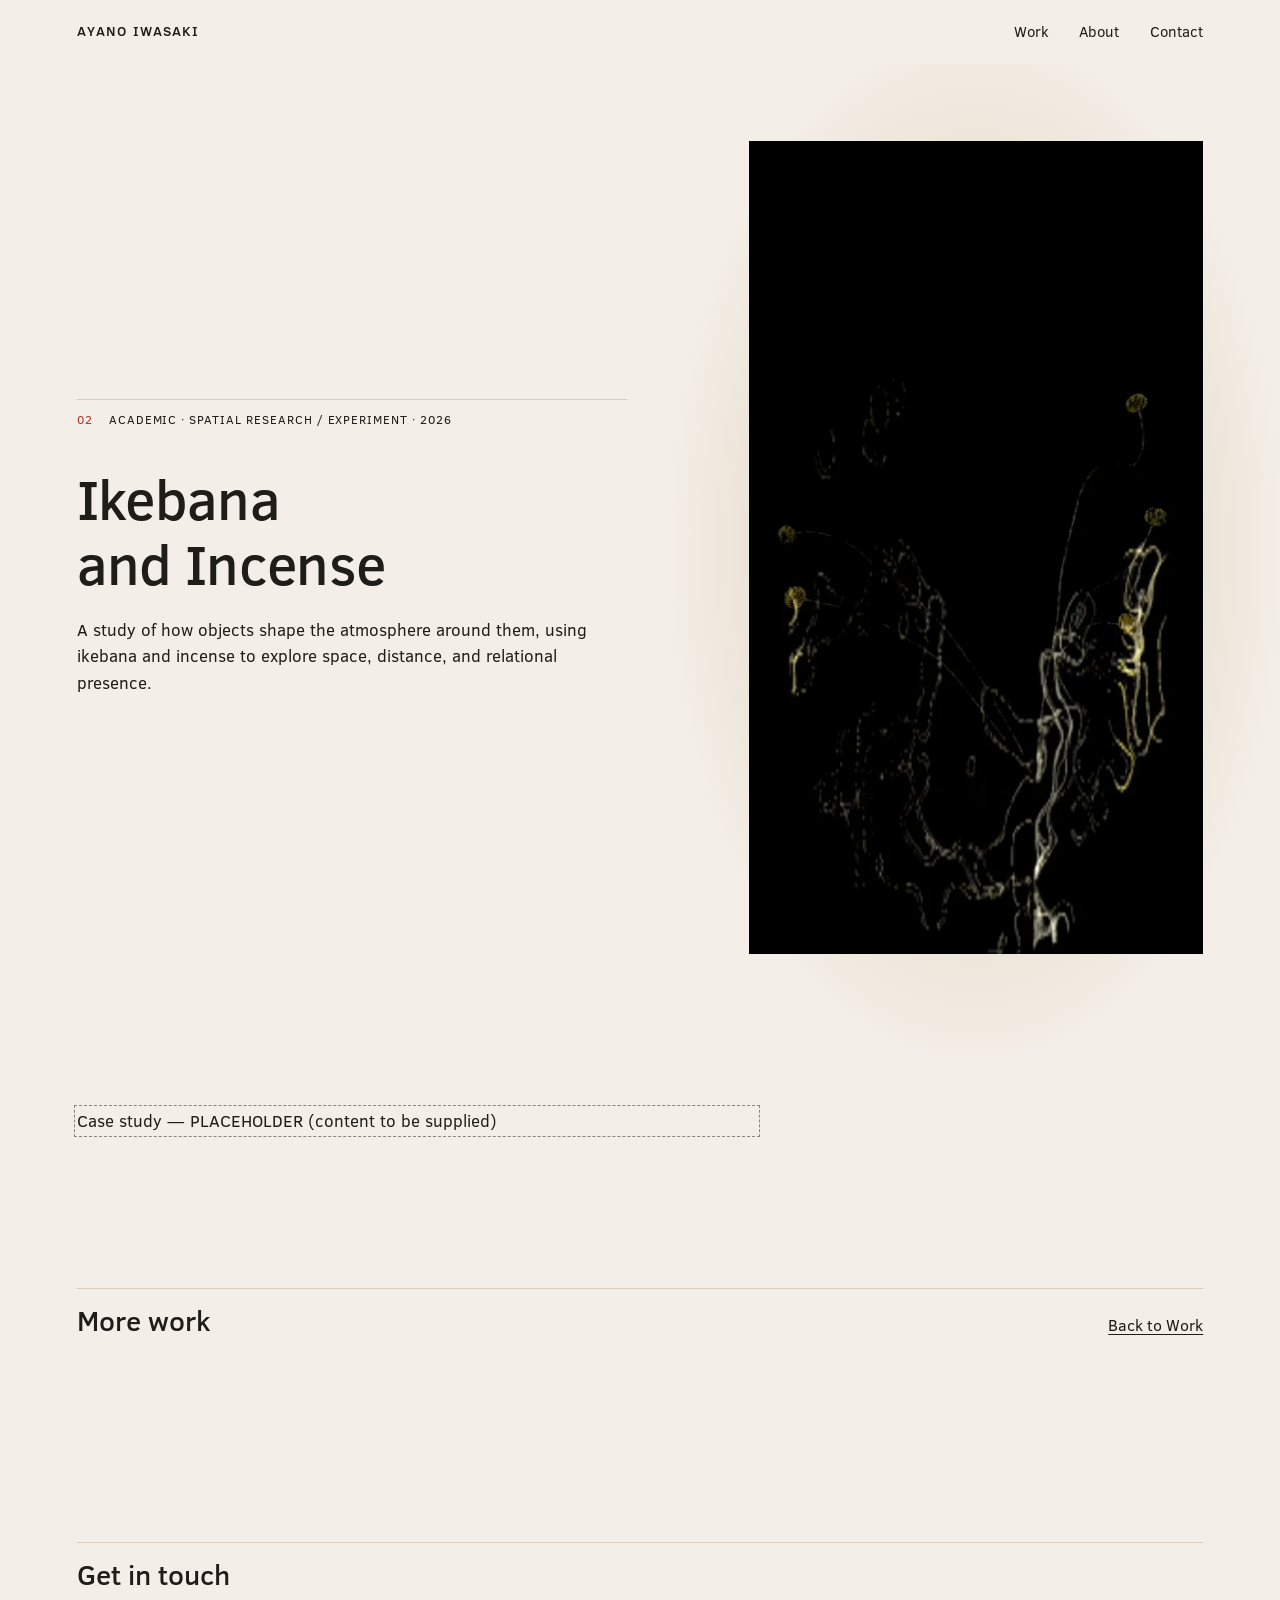
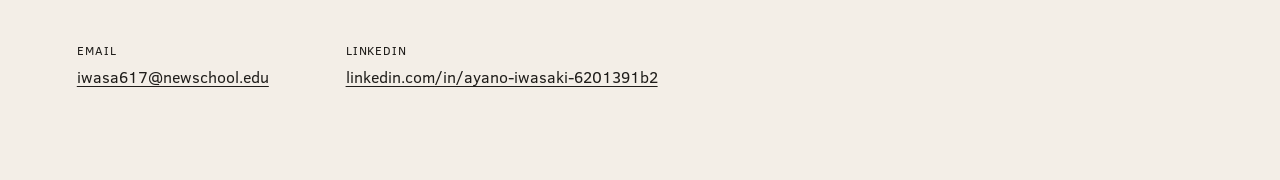
<file: work/02-ikebana-and-incense/index.html>
<!DOCTYPE html><html lang="en"> <head><meta charset="utf-8"><meta name="viewport" content="width=device-width, initial-scale=1"><title>Ikebana and Incense — Ayano Iwasaki</title><meta name="description" content="A study of how objects shape the atmosphere around them, using ikebana and incense to explore space, distance, and relational presence."><meta name="theme-color" content="#f8f6f1"><link rel="icon" href="/favicon.svg" type="image/svg+xml"><style>@font-face{font-family:Clear Sans;src:url(/_astro/ClearSans-Regular.02A67hPu.woff2) format("woff2");font-weight:400;font-style:normal;font-display:swap}@font-face{font-family:Clear Sans;src:url(/_astro/ClearSans-Medium.BSNg7KAm.woff2) format("woff2");font-weight:500;font-style:normal;font-display:swap}@font-face{font-family:Clear Sans;src:url(/_astro/ClearSans-Bold.5uF3j1nd.woff2) format("woff2");font-weight:700;font-style:normal;font-display:swap}:root{--c-bg: #f3eee7;--c-text: #1f1d1a;--c-signal: #e9502a;--c-deep: #b8341e;--c-warm: #d9cdbf;--c-muted: #8c837a;--field-0: #f3eee7;--field-1: #d7c3a5;--field-2: #e8a76a;--field-3: #f17d45;--field-4: #e9502a;--highlight-opacity: .16;--font: "Clear Sans", system-ui, -apple-system, "Segoe UI", sans-serif;--fs-display: clamp(2.25rem, 4.4vw, 4.25rem);--fs-statement: clamp(1.75rem, 3.1vw, 3rem);--fs-methods: clamp(1.625rem, 3.2vw, 3rem);--fs-section: clamp(1.5rem, 2.2vw, 2rem);--fs-title: clamp(1.25rem, 1.6vw, 1.5rem);--fs-body-lg: clamp(1.0625rem, 1.3vw, 1.25rem);--fs-body: 1rem;--fs-meta: .75rem;--fs-label: .9375rem;--fs-label-sm: .75rem;--tracking-meta: .08em;--max-width: 1400px;--gutter: clamp(16px, 6vw, 7vw);--col-gap: clamp(16px, 2vw, 32px);--card-gap: clamp(24px, 2.6vw, 40px);--section-space: clamp(96px, 12vw, 180px);--measure: 680px;--nav-h: 64px;--ease: cubic-bezier(.22, .61, .36, 1)}@media(max-width:760px){:root{--gutter: 16px;--nav-h: 56px}}*,*:before,*:after{box-sizing:border-box}html{-webkit-text-size-adjust:100%;text-size-adjust:100%;scroll-padding-top:var(--nav-h)}@media(prefers-reduced-motion:no-preference){html{scroll-behavior:smooth}}body{margin:0;background:var(--c-bg);color:var(--c-text);font-family:var(--font);font-size:var(--fs-body);line-height:1.55;font-weight:400;-webkit-font-smoothing:antialiased;-moz-osx-font-smoothing:grayscale;text-rendering:optimizeLegibility}h1,h2,h3,p,figure,ul,ol{margin:0}h1,h2,h3{font-weight:500;line-height:1.15}ul,ol{padding:0;list-style:none}img,svg{display:block;max-width:100%}a{color:inherit;text-decoration-thickness:1px;text-underline-offset:.2em}:focus-visible{outline:2px solid var(--c-signal);outline-offset:3px}::selection{background:var(--c-warm);color:var(--c-text)}.visually-hidden{position:absolute!important;width:1px;height:1px;margin:-1px;padding:0;overflow:hidden;clip:rect(0 0 0 0);white-space:nowrap;border:0}.wrap{width:100%;max-width:calc(var(--max-width) + 2 * var(--gutter));margin-inline:auto;padding-inline:var(--gutter)}.grid-12{display:grid;grid-template-columns:repeat(12,minmax(0,1fr));column-gap:var(--col-gap)}.meta{font-size:var(--fs-meta);letter-spacing:var(--tracking-meta);text-transform:uppercase;line-height:1.4}.section-head{display:flex;align-items:baseline;justify-content:space-between;gap:1rem;padding-top:1rem;border-top:1px solid var(--c-warm);margin-bottom:clamp(32px,4vw,56px)}.section-head h2{font-size:var(--fs-section)}.placeholder{font-style:normal;outline:1px dashed var(--c-muted);outline-offset:2px}.nav[data-astro-cid-dmqpwcec]{position:fixed;inset:0 0 auto;z-index:50;height:var(--nav-h);background:var(--c-bg)}.nav__inner[data-astro-cid-dmqpwcec]{display:flex;align-items:center;justify-content:space-between;height:100%;padding-inline:var(--gutter);max-width:calc(var(--max-width) + 2 * var(--gutter));margin-inline:auto}.nav[data-astro-cid-dmqpwcec] a[data-astro-cid-dmqpwcec]{text-decoration:none}.nav[data-astro-cid-dmqpwcec] a[data-astro-cid-dmqpwcec]:hover{text-decoration:underline}.nav__name[data-astro-cid-dmqpwcec]{font-size:.875rem;font-weight:500;letter-spacing:var(--tracking-meta)}.nav__links[data-astro-cid-dmqpwcec]{display:flex;gap:clamp(16px,2.4vw,36px);font-size:.9375rem}.contact[data-astro-cid-sz7xmlte]{padding-top:var(--section-space);padding-bottom:clamp(56px,7vw,96px)}.contact__links[data-astro-cid-sz7xmlte]{display:flex;flex-wrap:wrap;gap:1.5rem clamp(32px,6vw,96px)}.contact__links[data-astro-cid-sz7xmlte] li[data-astro-cid-sz7xmlte]{display:grid;gap:.35rem}.contact__label[data-astro-cid-sz7xmlte]{color:var(--c-text)}
.project[data-astro-cid-by4zwojz]{padding-top:calc(var(--nav-h) + clamp(40px,6vw,96px))}.ph[data-astro-cid-by4zwojz]{align-items:center;row-gap:48px}.ph__text[data-astro-cid-by4zwojz]{grid-column:1 / span 6}.ph__media[data-astro-cid-by4zwojz]{grid-column:8 / span 5;position:relative}.ph__meta[data-astro-cid-by4zwojz]{display:flex;gap:1rem;padding-top:.75rem;border-top:1px solid var(--c-warm)}.ph__num[data-astro-cid-by4zwojz]{color:var(--c-deep)}.ph__title[data-astro-cid-by4zwojz]{margin-top:clamp(24px,3vw,40px);max-width:14ch;font-size:var(--fs-display);letter-spacing:-.012em;text-wrap:balance}.ph__summary[data-astro-cid-by4zwojz]{margin-top:1.25rem;max-width:34em;font-size:var(--fs-body-lg)}.ph__terms[data-astro-cid-by4zwojz]{display:flex;flex-wrap:wrap;gap:1rem clamp(24px,4vw,56px);margin:2rem 0 0}.ph__terms[data-astro-cid-by4zwojz] dt[data-astro-cid-by4zwojz]{color:var(--c-deep)}.ph__terms[data-astro-cid-by4zwojz] dd[data-astro-cid-by4zwojz]{margin:.3rem 0 0}.ph__img[data-astro-cid-by4zwojz]{position:relative;width:100%;height:auto}.ph__field[data-astro-cid-by4zwojz]{position:absolute;inset:-14% -18%;background:radial-gradient(closest-side,color-mix(in srgb,var(--field-2) 55%,transparent),color-mix(in srgb,var(--field-1) 40%,transparent) 55%,transparent);pointer-events:none}.project__body[data-astro-cid-by4zwojz]>p{max-width:var(--measure);margin-top:var(--section-space);font-size:var(--fs-body-lg)}.next[data-astro-cid-by4zwojz]{margin-top:var(--section-space)}.next__back[data-astro-cid-by4zwojz]{font-size:var(--fs-body)}.next__list[data-astro-cid-by4zwojz]{display:grid;grid-template-columns:repeat(auto-fit,minmax(240px,1fr));gap:var(--card-gap)}.next__item[data-astro-cid-by4zwojz]{display:grid;gap:.4rem;padding-top:.75rem;border-top:1px solid var(--c-warm);text-decoration:none}.next__num[data-astro-cid-by4zwojz]{color:var(--c-deep)}.next__title[data-astro-cid-by4zwojz]{font-size:var(--fs-title);font-weight:500}.next__item[data-astro-cid-by4zwojz]:hover .next__title[data-astro-cid-by4zwojz]{text-decoration:underline;text-decoration-thickness:1px}@media(max-width:760px){.ph__text[data-astro-cid-by4zwojz],.ph__media[data-astro-cid-by4zwojz]{grid-column:1 / -1}}
</style></head> <body id="top"> <header class="nav" data-astro-cid-dmqpwcec> <nav class="nav__inner" aria-label="Main" data-astro-cid-dmqpwcec> <a class="nav__name" href="/" data-astro-cid-dmqpwcec>AYANO IWASAKI</a> <ul class="nav__links" data-astro-cid-dmqpwcec> <li data-astro-cid-dmqpwcec> <a href="/#work" data-astro-cid-dmqpwcec>Work</a> </li><li data-astro-cid-dmqpwcec> <a href="/#about" data-astro-cid-dmqpwcec>About</a> </li><li data-astro-cid-dmqpwcec> <a href="/#contact" data-astro-cid-dmqpwcec>Contact</a> </li> </ul> </nav> </header>  <main>  <article class="project wrap" data-astro-cid-by4zwojz> <header class="ph grid-12" data-astro-cid-by4zwojz> <div class="ph__text" data-astro-cid-by4zwojz> <p class="ph__meta meta" data-astro-cid-by4zwojz> <span class="ph__num" data-astro-cid-by4zwojz>02</span> <span data-astro-cid-by4zwojz> <span data-astro-cid-by4zwojz>ACADEMIC</span> <span aria-hidden="true" data-astro-cid-by4zwojz> · </span> <span data-astro-cid-by4zwojz>SPATIAL RESEARCH / EXPERIMENT</span> <span aria-hidden="true" data-astro-cid-by4zwojz> · </span> <span data-astro-cid-by4zwojz>2026</span> </span> </p> <h1 class="ph__title" data-astro-cid-by4zwojz>Ikebana and Incense</h1> <p class="ph__summary" data-astro-cid-by4zwojz>A study of how objects shape the atmosphere around them, using ikebana and incense to explore space, distance, and relational presence.</p>  </div> <figure class="ph__media" data-astro-cid-by4zwojz> <span class="ph__field" aria-hidden="true" data-astro-cid-by4zwojz></span> <img src="/_astro/hero_ikebana_03_incense-experiment.BrHFxNBo_ZnURk.webp" srcset="/_astro/hero_ikebana_03_incense-experiment.BrHFxNBo_1UgtST.webp 480w, /_astro/hero_ikebana_03_incense-experiment.BrHFxNBo_Z2v4N0O.webp 720w, /_astro/hero_ikebana_03_incense-experiment.BrHFxNBo_ZnURk.webp 946w" alt="On black, the outline of an ikebana arrangement with round flower heads, surrounded by faint drifting dotted lines." sizes="(max-width: 760px) 100vw, 40vw" loading="eager" data-astro-cid-by4zwojz="true" decoding="async" fetchpriority="auto" width="946" height="1694" class="ph__img"> </figure> </header> <div class="project__body" data-astro-cid-by4zwojz> <p class="placeholder" data-astro-cid-by4zwojz>Case study — PLACEHOLDER (content to be supplied)</p> </div> <nav class="next" aria-labelledby="next-title" data-astro-cid-by4zwojz> <div class="section-head" data-astro-cid-by4zwojz> <h2 id="next-title" data-astro-cid-by4zwojz>More work</h2> <a class="next__back" href="/#work" data-astro-cid-by4zwojz>Back to Work</a> </div>  </nav> </article>   </main> <footer class="contact wrap" id="contact" aria-labelledby="contact-title" data-astro-cid-sz7xmlte> <div class="section-head" data-astro-cid-sz7xmlte> <h2 id="contact-title" data-astro-cid-sz7xmlte>Get in touch</h2> </div> <ul class="contact__links" data-astro-cid-sz7xmlte> <li data-astro-cid-sz7xmlte> <span class="contact__label meta" data-astro-cid-sz7xmlte>Email</span> <a href="mailto:iwasa617@newschool.edu" data-astro-cid-sz7xmlte>iwasa617@newschool.edu</a> </li> <li data-astro-cid-sz7xmlte> <span class="contact__label meta" data-astro-cid-sz7xmlte>LinkedIn</span> <a href="https://www.linkedin.com/in/ayano-iwasaki-6201391b2/" rel="me noopener" target="_blank" data-astro-cid-sz7xmlte>
linkedin.com/in/ayano-iwasaki-6201391b2
</a> </li> </ul> </footer>  </body></html> <script type="module">function i(){if(matchMedia("(prefers-reduced-motion: reduce)").matches)return;const r=[...document.querySelectorAll("[data-reveal]")].filter(e=>e.getBoundingClientRect().top>window.innerHeight*.9);if(!r.length)return;const n=new IntersectionObserver(e=>{for(const t of e)t.isIntersecting&&(t.target.classList.remove("is-pre"),n.unobserve(t.target))},{rootMargin:"0px 0px -15% 0px"});for(const e of r)e.classList.add("is-pre"),n.observe(e)}i();</script>
</file>
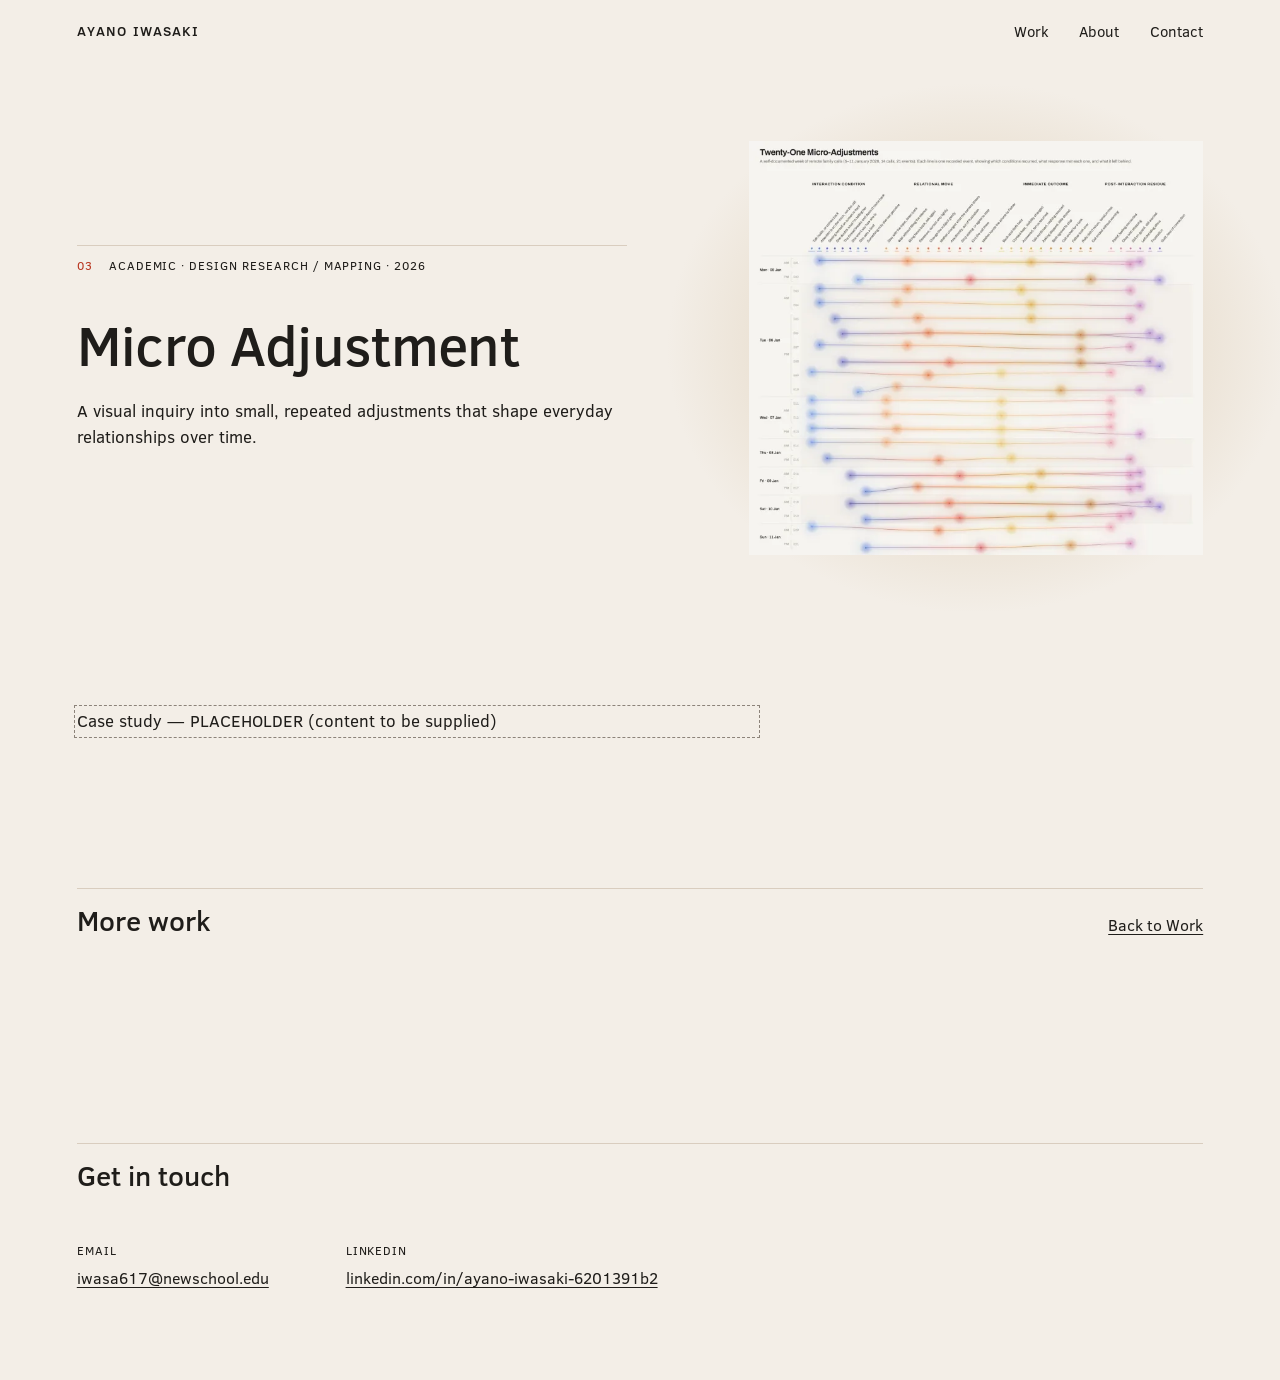
<file: work/03-micro-adjustment/index.html>
<!DOCTYPE html><html lang="en"> <head><meta charset="utf-8"><meta name="viewport" content="width=device-width, initial-scale=1"><title>Micro Adjustment — Ayano Iwasaki</title><meta name="description" content="A visual inquiry into small, repeated adjustments that shape everyday relationships over time."><meta name="theme-color" content="#f8f6f1"><link rel="icon" href="/favicon.svg" type="image/svg+xml"><style>@font-face{font-family:Clear Sans;src:url(/_astro/ClearSans-Regular.02A67hPu.woff2) format("woff2");font-weight:400;font-style:normal;font-display:swap}@font-face{font-family:Clear Sans;src:url(/_astro/ClearSans-Medium.BSNg7KAm.woff2) format("woff2");font-weight:500;font-style:normal;font-display:swap}@font-face{font-family:Clear Sans;src:url(/_astro/ClearSans-Bold.5uF3j1nd.woff2) format("woff2");font-weight:700;font-style:normal;font-display:swap}:root{--c-bg: #f3eee7;--c-text: #1f1d1a;--c-signal: #e9502a;--c-deep: #b8341e;--c-warm: #d9cdbf;--c-muted: #8c837a;--field-0: #f3eee7;--field-1: #d7c3a5;--field-2: #e8a76a;--field-3: #f17d45;--field-4: #e9502a;--highlight-opacity: .16;--font: "Clear Sans", system-ui, -apple-system, "Segoe UI", sans-serif;--fs-display: clamp(2.25rem, 4.4vw, 4.25rem);--fs-statement: clamp(1.75rem, 3.1vw, 3rem);--fs-methods: clamp(1.625rem, 3.2vw, 3rem);--fs-section: clamp(1.5rem, 2.2vw, 2rem);--fs-title: clamp(1.25rem, 1.6vw, 1.5rem);--fs-body-lg: clamp(1.0625rem, 1.3vw, 1.25rem);--fs-body: 1rem;--fs-meta: .75rem;--fs-label: .9375rem;--fs-label-sm: .75rem;--tracking-meta: .08em;--max-width: 1400px;--gutter: clamp(16px, 6vw, 7vw);--col-gap: clamp(16px, 2vw, 32px);--card-gap: clamp(24px, 2.6vw, 40px);--section-space: clamp(96px, 12vw, 180px);--measure: 680px;--nav-h: 64px;--ease: cubic-bezier(.22, .61, .36, 1)}@media(max-width:760px){:root{--gutter: 16px;--nav-h: 56px}}*,*:before,*:after{box-sizing:border-box}html{-webkit-text-size-adjust:100%;text-size-adjust:100%;scroll-padding-top:var(--nav-h)}@media(prefers-reduced-motion:no-preference){html{scroll-behavior:smooth}}body{margin:0;background:var(--c-bg);color:var(--c-text);font-family:var(--font);font-size:var(--fs-body);line-height:1.55;font-weight:400;-webkit-font-smoothing:antialiased;-moz-osx-font-smoothing:grayscale;text-rendering:optimizeLegibility}h1,h2,h3,p,figure,ul,ol{margin:0}h1,h2,h3{font-weight:500;line-height:1.15}ul,ol{padding:0;list-style:none}img,svg{display:block;max-width:100%}a{color:inherit;text-decoration-thickness:1px;text-underline-offset:.2em}:focus-visible{outline:2px solid var(--c-signal);outline-offset:3px}::selection{background:var(--c-warm);color:var(--c-text)}.visually-hidden{position:absolute!important;width:1px;height:1px;margin:-1px;padding:0;overflow:hidden;clip:rect(0 0 0 0);white-space:nowrap;border:0}.wrap{width:100%;max-width:calc(var(--max-width) + 2 * var(--gutter));margin-inline:auto;padding-inline:var(--gutter)}.grid-12{display:grid;grid-template-columns:repeat(12,minmax(0,1fr));column-gap:var(--col-gap)}.meta{font-size:var(--fs-meta);letter-spacing:var(--tracking-meta);text-transform:uppercase;line-height:1.4}.section-head{display:flex;align-items:baseline;justify-content:space-between;gap:1rem;padding-top:1rem;border-top:1px solid var(--c-warm);margin-bottom:clamp(32px,4vw,56px)}.section-head h2{font-size:var(--fs-section)}.placeholder{font-style:normal;outline:1px dashed var(--c-muted);outline-offset:2px}.nav[data-astro-cid-dmqpwcec]{position:fixed;inset:0 0 auto;z-index:50;height:var(--nav-h);background:var(--c-bg)}.nav__inner[data-astro-cid-dmqpwcec]{display:flex;align-items:center;justify-content:space-between;height:100%;padding-inline:var(--gutter);max-width:calc(var(--max-width) + 2 * var(--gutter));margin-inline:auto}.nav[data-astro-cid-dmqpwcec] a[data-astro-cid-dmqpwcec]{text-decoration:none}.nav[data-astro-cid-dmqpwcec] a[data-astro-cid-dmqpwcec]:hover{text-decoration:underline}.nav__name[data-astro-cid-dmqpwcec]{font-size:.875rem;font-weight:500;letter-spacing:var(--tracking-meta)}.nav__links[data-astro-cid-dmqpwcec]{display:flex;gap:clamp(16px,2.4vw,36px);font-size:.9375rem}.contact[data-astro-cid-sz7xmlte]{padding-top:var(--section-space);padding-bottom:clamp(56px,7vw,96px)}.contact__links[data-astro-cid-sz7xmlte]{display:flex;flex-wrap:wrap;gap:1.5rem clamp(32px,6vw,96px)}.contact__links[data-astro-cid-sz7xmlte] li[data-astro-cid-sz7xmlte]{display:grid;gap:.35rem}.contact__label[data-astro-cid-sz7xmlte]{color:var(--c-text)}
.project[data-astro-cid-by4zwojz]{padding-top:calc(var(--nav-h) + clamp(40px,6vw,96px))}.ph[data-astro-cid-by4zwojz]{align-items:center;row-gap:48px}.ph__text[data-astro-cid-by4zwojz]{grid-column:1 / span 6}.ph__media[data-astro-cid-by4zwojz]{grid-column:8 / span 5;position:relative}.ph__meta[data-astro-cid-by4zwojz]{display:flex;gap:1rem;padding-top:.75rem;border-top:1px solid var(--c-warm)}.ph__num[data-astro-cid-by4zwojz]{color:var(--c-deep)}.ph__title[data-astro-cid-by4zwojz]{margin-top:clamp(24px,3vw,40px);max-width:14ch;font-size:var(--fs-display);letter-spacing:-.012em;text-wrap:balance}.ph__summary[data-astro-cid-by4zwojz]{margin-top:1.25rem;max-width:34em;font-size:var(--fs-body-lg)}.ph__terms[data-astro-cid-by4zwojz]{display:flex;flex-wrap:wrap;gap:1rem clamp(24px,4vw,56px);margin:2rem 0 0}.ph__terms[data-astro-cid-by4zwojz] dt[data-astro-cid-by4zwojz]{color:var(--c-deep)}.ph__terms[data-astro-cid-by4zwojz] dd[data-astro-cid-by4zwojz]{margin:.3rem 0 0}.ph__img[data-astro-cid-by4zwojz]{position:relative;width:100%;height:auto}.ph__field[data-astro-cid-by4zwojz]{position:absolute;inset:-14% -18%;background:radial-gradient(closest-side,color-mix(in srgb,var(--field-2) 55%,transparent),color-mix(in srgb,var(--field-1) 40%,transparent) 55%,transparent);pointer-events:none}.project__body[data-astro-cid-by4zwojz]>p{max-width:var(--measure);margin-top:var(--section-space);font-size:var(--fs-body-lg)}.next[data-astro-cid-by4zwojz]{margin-top:var(--section-space)}.next__back[data-astro-cid-by4zwojz]{font-size:var(--fs-body)}.next__list[data-astro-cid-by4zwojz]{display:grid;grid-template-columns:repeat(auto-fit,minmax(240px,1fr));gap:var(--card-gap)}.next__item[data-astro-cid-by4zwojz]{display:grid;gap:.4rem;padding-top:.75rem;border-top:1px solid var(--c-warm);text-decoration:none}.next__num[data-astro-cid-by4zwojz]{color:var(--c-deep)}.next__title[data-astro-cid-by4zwojz]{font-size:var(--fs-title);font-weight:500}.next__item[data-astro-cid-by4zwojz]:hover .next__title[data-astro-cid-by4zwojz]{text-decoration:underline;text-decoration-thickness:1px}@media(max-width:760px){.ph__text[data-astro-cid-by4zwojz],.ph__media[data-astro-cid-by4zwojz]{grid-column:1 / -1}}
</style></head> <body id="top"> <header class="nav" data-astro-cid-dmqpwcec> <nav class="nav__inner" aria-label="Main" data-astro-cid-dmqpwcec> <a class="nav__name" href="/" data-astro-cid-dmqpwcec>AYANO IWASAKI</a> <ul class="nav__links" data-astro-cid-dmqpwcec> <li data-astro-cid-dmqpwcec> <a href="/#work" data-astro-cid-dmqpwcec>Work</a> </li><li data-astro-cid-dmqpwcec> <a href="/#about" data-astro-cid-dmqpwcec>About</a> </li><li data-astro-cid-dmqpwcec> <a href="/#contact" data-astro-cid-dmqpwcec>Contact</a> </li> </ul> </nav> </header>  <main>  <article class="project wrap" data-astro-cid-by4zwojz> <header class="ph grid-12" data-astro-cid-by4zwojz> <div class="ph__text" data-astro-cid-by4zwojz> <p class="ph__meta meta" data-astro-cid-by4zwojz> <span class="ph__num" data-astro-cid-by4zwojz>03</span> <span data-astro-cid-by4zwojz> <span data-astro-cid-by4zwojz>ACADEMIC</span> <span aria-hidden="true" data-astro-cid-by4zwojz> · </span> <span data-astro-cid-by4zwojz>DESIGN RESEARCH / MAPPING</span> <span aria-hidden="true" data-astro-cid-by4zwojz> · </span> <span data-astro-cid-by4zwojz>2026</span> </span> </p> <h1 class="ph__title" data-astro-cid-by4zwojz>Micro Adjustment</h1> <p class="ph__summary" data-astro-cid-by4zwojz>A visual inquiry into small, repeated adjustments that shape everyday relationships over time.</p>  </div> <figure class="ph__media" data-astro-cid-by4zwojz> <span class="ph__field" aria-hidden="true" data-astro-cid-by4zwojz></span> <img src="/_astro/map_microadjustments_01_timeline.DISrFHXI_23IBMd.webp" srcset="/_astro/map_microadjustments_01_timeline.DISrFHXI_Z2dUCPu.webp 480w, /_astro/map_microadjustments_01_timeline.DISrFHXI_V7c1E.webp 720w, /_astro/map_microadjustments_01_timeline.DISrFHXI_2cqYqA.webp 960w, /_astro/map_microadjustments_01_timeline.DISrFHXI_Z1zpSqS.webp 1280w" alt="Timeline titled Twenty-One Micro-Adjustments: recorded events from a week of remote family calls, each drawn as a line through interaction condition, relational move, immediate outcome and post-interaction residue." sizes="(max-width: 760px) 100vw, 40vw" loading="eager" data-astro-cid-by4zwojz="true" decoding="async" fetchpriority="auto" width="2000" height="1823" class="ph__img"> </figure> </header> <div class="project__body" data-astro-cid-by4zwojz> <p class="placeholder" data-astro-cid-by4zwojz>Case study — PLACEHOLDER (content to be supplied)</p> </div> <nav class="next" aria-labelledby="next-title" data-astro-cid-by4zwojz> <div class="section-head" data-astro-cid-by4zwojz> <h2 id="next-title" data-astro-cid-by4zwojz>More work</h2> <a class="next__back" href="/#work" data-astro-cid-by4zwojz>Back to Work</a> </div>  </nav> </article>   </main> <footer class="contact wrap" id="contact" aria-labelledby="contact-title" data-astro-cid-sz7xmlte> <div class="section-head" data-astro-cid-sz7xmlte> <h2 id="contact-title" data-astro-cid-sz7xmlte>Get in touch</h2> </div> <ul class="contact__links" data-astro-cid-sz7xmlte> <li data-astro-cid-sz7xmlte> <span class="contact__label meta" data-astro-cid-sz7xmlte>Email</span> <a href="mailto:iwasa617@newschool.edu" data-astro-cid-sz7xmlte>iwasa617@newschool.edu</a> </li> <li data-astro-cid-sz7xmlte> <span class="contact__label meta" data-astro-cid-sz7xmlte>LinkedIn</span> <a href="https://www.linkedin.com/in/ayano-iwasaki-6201391b2/" rel="me noopener" target="_blank" data-astro-cid-sz7xmlte>
linkedin.com/in/ayano-iwasaki-6201391b2
</a> </li> </ul> </footer>  </body></html> <script type="module">function i(){if(matchMedia("(prefers-reduced-motion: reduce)").matches)return;const r=[...document.querySelectorAll("[data-reveal]")].filter(e=>e.getBoundingClientRect().top>window.innerHeight*.9);if(!r.length)return;const n=new IntersectionObserver(e=>{for(const t of e)t.isIntersecting&&(t.target.classList.remove("is-pre"),n.unobserve(t.target))},{rootMargin:"0px 0px -15% 0px"});for(const e of r)e.classList.add("is-pre"),n.observe(e)}i();</script>
</file>
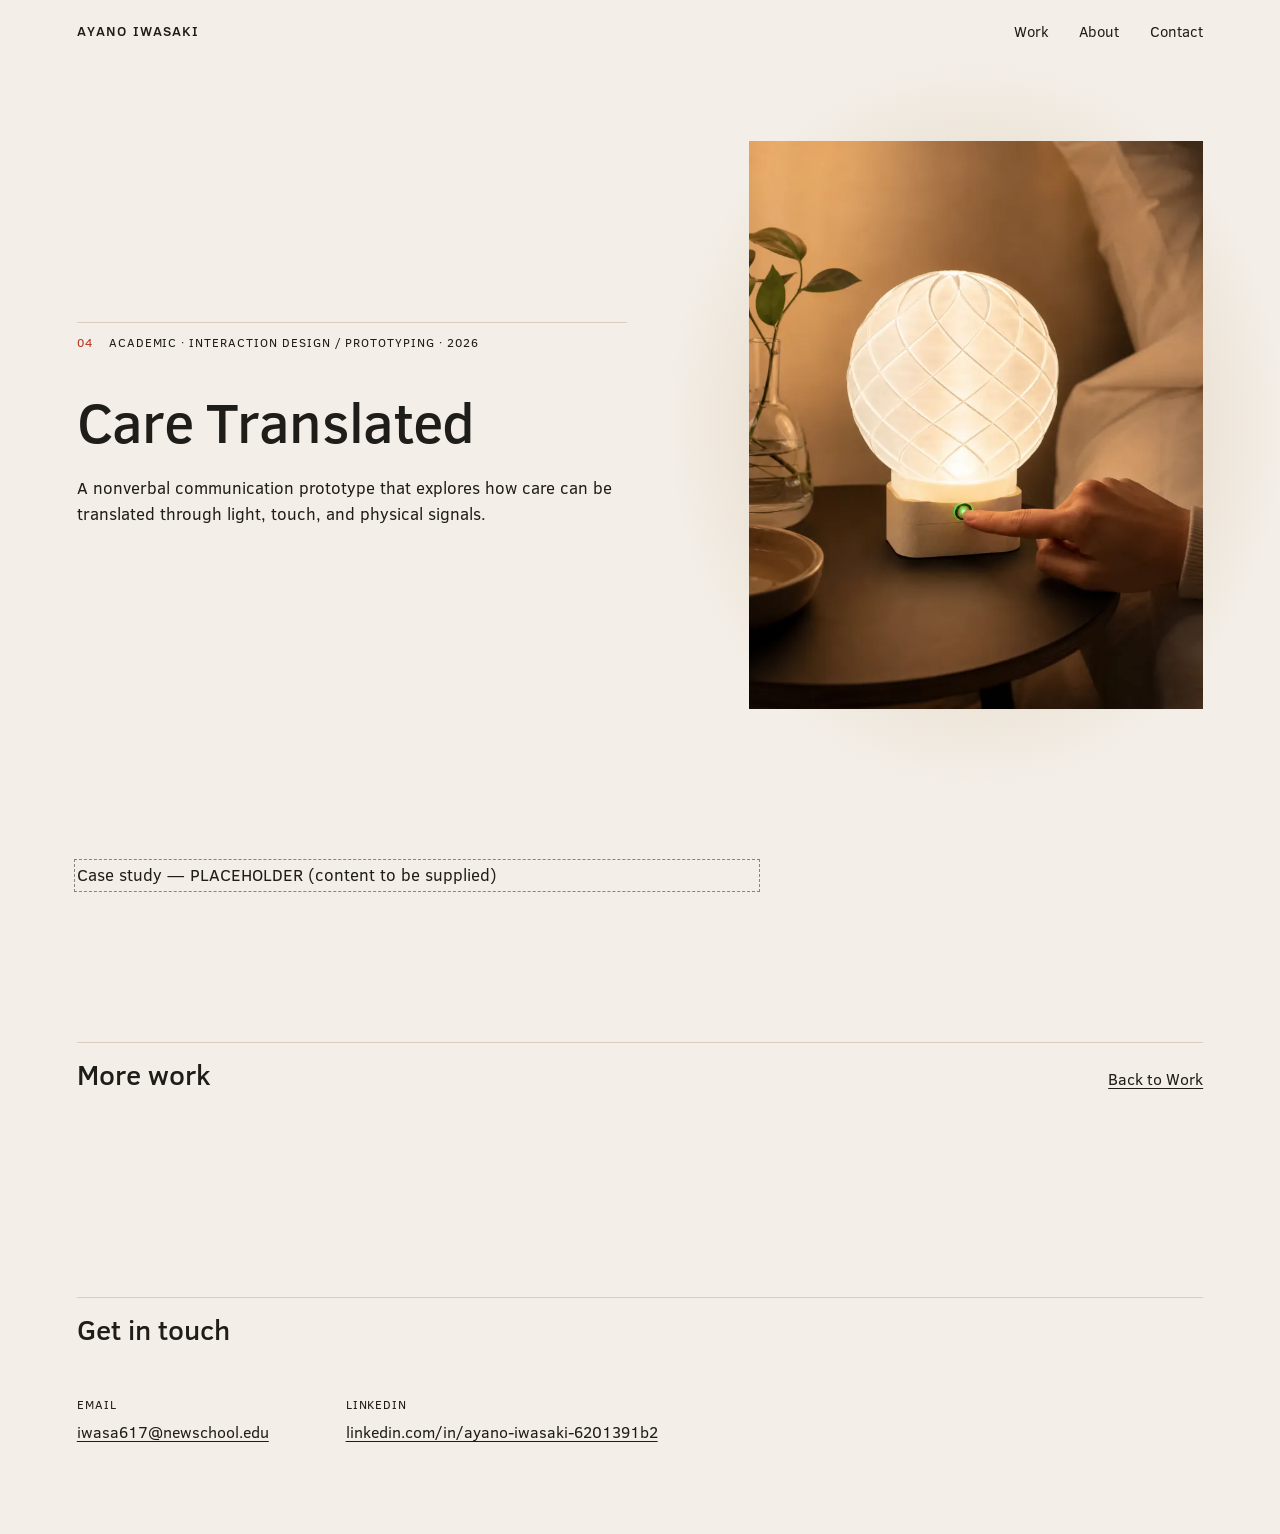
<file: work/04-care-translated/index.html>
<!DOCTYPE html><html lang="en"> <head><meta charset="utf-8"><meta name="viewport" content="width=device-width, initial-scale=1"><title>Care Translated — Ayano Iwasaki</title><meta name="description" content="A nonverbal communication prototype that explores how care can be translated through light, touch, and physical signals."><meta name="theme-color" content="#f8f6f1"><link rel="icon" href="/favicon.svg" type="image/svg+xml"><style>@font-face{font-family:Clear Sans;src:url(/_astro/ClearSans-Regular.02A67hPu.woff2) format("woff2");font-weight:400;font-style:normal;font-display:swap}@font-face{font-family:Clear Sans;src:url(/_astro/ClearSans-Medium.BSNg7KAm.woff2) format("woff2");font-weight:500;font-style:normal;font-display:swap}@font-face{font-family:Clear Sans;src:url(/_astro/ClearSans-Bold.5uF3j1nd.woff2) format("woff2");font-weight:700;font-style:normal;font-display:swap}:root{--c-bg: #f3eee7;--c-text: #1f1d1a;--c-signal: #e9502a;--c-deep: #b8341e;--c-warm: #d9cdbf;--c-muted: #8c837a;--field-0: #f3eee7;--field-1: #d7c3a5;--field-2: #e8a76a;--field-3: #f17d45;--field-4: #e9502a;--highlight-opacity: .16;--font: "Clear Sans", system-ui, -apple-system, "Segoe UI", sans-serif;--fs-display: clamp(2.25rem, 4.4vw, 4.25rem);--fs-statement: clamp(1.75rem, 3.1vw, 3rem);--fs-methods: clamp(1.625rem, 3.2vw, 3rem);--fs-section: clamp(1.5rem, 2.2vw, 2rem);--fs-title: clamp(1.25rem, 1.6vw, 1.5rem);--fs-body-lg: clamp(1.0625rem, 1.3vw, 1.25rem);--fs-body: 1rem;--fs-meta: .75rem;--fs-label: .9375rem;--fs-label-sm: .75rem;--tracking-meta: .08em;--max-width: 1400px;--gutter: clamp(16px, 6vw, 7vw);--col-gap: clamp(16px, 2vw, 32px);--card-gap: clamp(24px, 2.6vw, 40px);--section-space: clamp(96px, 12vw, 180px);--measure: 680px;--nav-h: 64px;--ease: cubic-bezier(.22, .61, .36, 1)}@media(max-width:760px){:root{--gutter: 16px;--nav-h: 56px}}*,*:before,*:after{box-sizing:border-box}html{-webkit-text-size-adjust:100%;text-size-adjust:100%;scroll-padding-top:var(--nav-h)}@media(prefers-reduced-motion:no-preference){html{scroll-behavior:smooth}}body{margin:0;background:var(--c-bg);color:var(--c-text);font-family:var(--font);font-size:var(--fs-body);line-height:1.55;font-weight:400;-webkit-font-smoothing:antialiased;-moz-osx-font-smoothing:grayscale;text-rendering:optimizeLegibility}h1,h2,h3,p,figure,ul,ol{margin:0}h1,h2,h3{font-weight:500;line-height:1.15}ul,ol{padding:0;list-style:none}img,svg{display:block;max-width:100%}a{color:inherit;text-decoration-thickness:1px;text-underline-offset:.2em}:focus-visible{outline:2px solid var(--c-signal);outline-offset:3px}::selection{background:var(--c-warm);color:var(--c-text)}.visually-hidden{position:absolute!important;width:1px;height:1px;margin:-1px;padding:0;overflow:hidden;clip:rect(0 0 0 0);white-space:nowrap;border:0}.wrap{width:100%;max-width:calc(var(--max-width) + 2 * var(--gutter));margin-inline:auto;padding-inline:var(--gutter)}.grid-12{display:grid;grid-template-columns:repeat(12,minmax(0,1fr));column-gap:var(--col-gap)}.meta{font-size:var(--fs-meta);letter-spacing:var(--tracking-meta);text-transform:uppercase;line-height:1.4}.section-head{display:flex;align-items:baseline;justify-content:space-between;gap:1rem;padding-top:1rem;border-top:1px solid var(--c-warm);margin-bottom:clamp(32px,4vw,56px)}.section-head h2{font-size:var(--fs-section)}.placeholder{font-style:normal;outline:1px dashed var(--c-muted);outline-offset:2px}.nav[data-astro-cid-dmqpwcec]{position:fixed;inset:0 0 auto;z-index:50;height:var(--nav-h);background:var(--c-bg)}.nav__inner[data-astro-cid-dmqpwcec]{display:flex;align-items:center;justify-content:space-between;height:100%;padding-inline:var(--gutter);max-width:calc(var(--max-width) + 2 * var(--gutter));margin-inline:auto}.nav[data-astro-cid-dmqpwcec] a[data-astro-cid-dmqpwcec]{text-decoration:none}.nav[data-astro-cid-dmqpwcec] a[data-astro-cid-dmqpwcec]:hover{text-decoration:underline}.nav__name[data-astro-cid-dmqpwcec]{font-size:.875rem;font-weight:500;letter-spacing:var(--tracking-meta)}.nav__links[data-astro-cid-dmqpwcec]{display:flex;gap:clamp(16px,2.4vw,36px);font-size:.9375rem}.contact[data-astro-cid-sz7xmlte]{padding-top:var(--section-space);padding-bottom:clamp(56px,7vw,96px)}.contact__links[data-astro-cid-sz7xmlte]{display:flex;flex-wrap:wrap;gap:1.5rem clamp(32px,6vw,96px)}.contact__links[data-astro-cid-sz7xmlte] li[data-astro-cid-sz7xmlte]{display:grid;gap:.35rem}.contact__label[data-astro-cid-sz7xmlte]{color:var(--c-text)}
.project[data-astro-cid-by4zwojz]{padding-top:calc(var(--nav-h) + clamp(40px,6vw,96px))}.ph[data-astro-cid-by4zwojz]{align-items:center;row-gap:48px}.ph__text[data-astro-cid-by4zwojz]{grid-column:1 / span 6}.ph__media[data-astro-cid-by4zwojz]{grid-column:8 / span 5;position:relative}.ph__meta[data-astro-cid-by4zwojz]{display:flex;gap:1rem;padding-top:.75rem;border-top:1px solid var(--c-warm)}.ph__num[data-astro-cid-by4zwojz]{color:var(--c-deep)}.ph__title[data-astro-cid-by4zwojz]{margin-top:clamp(24px,3vw,40px);max-width:14ch;font-size:var(--fs-display);letter-spacing:-.012em;text-wrap:balance}.ph__summary[data-astro-cid-by4zwojz]{margin-top:1.25rem;max-width:34em;font-size:var(--fs-body-lg)}.ph__terms[data-astro-cid-by4zwojz]{display:flex;flex-wrap:wrap;gap:1rem clamp(24px,4vw,56px);margin:2rem 0 0}.ph__terms[data-astro-cid-by4zwojz] dt[data-astro-cid-by4zwojz]{color:var(--c-deep)}.ph__terms[data-astro-cid-by4zwojz] dd[data-astro-cid-by4zwojz]{margin:.3rem 0 0}.ph__img[data-astro-cid-by4zwojz]{position:relative;width:100%;height:auto}.ph__field[data-astro-cid-by4zwojz]{position:absolute;inset:-14% -18%;background:radial-gradient(closest-side,color-mix(in srgb,var(--field-2) 55%,transparent),color-mix(in srgb,var(--field-1) 40%,transparent) 55%,transparent);pointer-events:none}.project__body[data-astro-cid-by4zwojz]>p{max-width:var(--measure);margin-top:var(--section-space);font-size:var(--fs-body-lg)}.next[data-astro-cid-by4zwojz]{margin-top:var(--section-space)}.next__back[data-astro-cid-by4zwojz]{font-size:var(--fs-body)}.next__list[data-astro-cid-by4zwojz]{display:grid;grid-template-columns:repeat(auto-fit,minmax(240px,1fr));gap:var(--card-gap)}.next__item[data-astro-cid-by4zwojz]{display:grid;gap:.4rem;padding-top:.75rem;border-top:1px solid var(--c-warm);text-decoration:none}.next__num[data-astro-cid-by4zwojz]{color:var(--c-deep)}.next__title[data-astro-cid-by4zwojz]{font-size:var(--fs-title);font-weight:500}.next__item[data-astro-cid-by4zwojz]:hover .next__title[data-astro-cid-by4zwojz]{text-decoration:underline;text-decoration-thickness:1px}@media(max-width:760px){.ph__text[data-astro-cid-by4zwojz],.ph__media[data-astro-cid-by4zwojz]{grid-column:1 / -1}}
</style></head> <body id="top"> <header class="nav" data-astro-cid-dmqpwcec> <nav class="nav__inner" aria-label="Main" data-astro-cid-dmqpwcec> <a class="nav__name" href="/" data-astro-cid-dmqpwcec>AYANO IWASAKI</a> <ul class="nav__links" data-astro-cid-dmqpwcec> <li data-astro-cid-dmqpwcec> <a href="/#work" data-astro-cid-dmqpwcec>Work</a> </li><li data-astro-cid-dmqpwcec> <a href="/#about" data-astro-cid-dmqpwcec>About</a> </li><li data-astro-cid-dmqpwcec> <a href="/#contact" data-astro-cid-dmqpwcec>Contact</a> </li> </ul> </nav> </header>  <main>  <article class="project wrap" data-astro-cid-by4zwojz> <header class="ph grid-12" data-astro-cid-by4zwojz> <div class="ph__text" data-astro-cid-by4zwojz> <p class="ph__meta meta" data-astro-cid-by4zwojz> <span class="ph__num" data-astro-cid-by4zwojz>04</span> <span data-astro-cid-by4zwojz> <span data-astro-cid-by4zwojz>ACADEMIC</span> <span aria-hidden="true" data-astro-cid-by4zwojz> · </span> <span data-astro-cid-by4zwojz>INTERACTION DESIGN / PROTOTYPING</span> <span aria-hidden="true" data-astro-cid-by4zwojz> · </span> <span data-astro-cid-by4zwojz>2026</span> </span> </p> <h1 class="ph__title" data-astro-cid-by4zwojz>Care Translated</h1> <p class="ph__summary" data-astro-cid-by4zwojz>A nonverbal communication prototype that explores how care can be translated through light, touch, and physical signals.</p>  </div> <figure class="ph__media" data-astro-cid-by4zwojz> <span class="ph__field" aria-hidden="true" data-astro-cid-by4zwojz></span> <img src="/_astro/project_lamp_01_nonverbal-care.CeU33AV5_2pLKoI.webp" srcset="/_astro/project_lamp_01_nonverbal-care.CeU33AV5_LmbmJ.webp 480w, /_astro/project_lamp_01_nonverbal-care.CeU33AV5_alzYJ.webp 720w, /_astro/project_lamp_01_nonverbal-care.CeU33AV5_1vKRKE.webp 960w, /_astro/project_lamp_01_nonverbal-care.CeU33AV5_2pLKoI.webp 1122w" alt="A lamp with a translucent patterned globe on a bedside table; a finger presses a lit button on its base." sizes="(max-width: 760px) 100vw, 40vw" loading="eager" data-astro-cid-by4zwojz="true" decoding="async" fetchpriority="auto" width="1122" height="1402" class="ph__img"> </figure> </header> <div class="project__body" data-astro-cid-by4zwojz> <p class="placeholder" data-astro-cid-by4zwojz>Case study — PLACEHOLDER (content to be supplied)</p> </div> <nav class="next" aria-labelledby="next-title" data-astro-cid-by4zwojz> <div class="section-head" data-astro-cid-by4zwojz> <h2 id="next-title" data-astro-cid-by4zwojz>More work</h2> <a class="next__back" href="/#work" data-astro-cid-by4zwojz>Back to Work</a> </div>  </nav> </article>   </main> <footer class="contact wrap" id="contact" aria-labelledby="contact-title" data-astro-cid-sz7xmlte> <div class="section-head" data-astro-cid-sz7xmlte> <h2 id="contact-title" data-astro-cid-sz7xmlte>Get in touch</h2> </div> <ul class="contact__links" data-astro-cid-sz7xmlte> <li data-astro-cid-sz7xmlte> <span class="contact__label meta" data-astro-cid-sz7xmlte>Email</span> <a href="mailto:iwasa617@newschool.edu" data-astro-cid-sz7xmlte>iwasa617@newschool.edu</a> </li> <li data-astro-cid-sz7xmlte> <span class="contact__label meta" data-astro-cid-sz7xmlte>LinkedIn</span> <a href="https://www.linkedin.com/in/ayano-iwasaki-6201391b2/" rel="me noopener" target="_blank" data-astro-cid-sz7xmlte>
linkedin.com/in/ayano-iwasaki-6201391b2
</a> </li> </ul> </footer>  </body></html> <script type="module">function i(){if(matchMedia("(prefers-reduced-motion: reduce)").matches)return;const r=[...document.querySelectorAll("[data-reveal]")].filter(e=>e.getBoundingClientRect().top>window.innerHeight*.9);if(!r.length)return;const n=new IntersectionObserver(e=>{for(const t of e)t.isIntersecting&&(t.target.classList.remove("is-pre"),n.unobserve(t.target))},{rootMargin:"0px 0px -15% 0px"});for(const e of r)e.classList.add("is-pre"),n.observe(e)}i();</script>
</file>
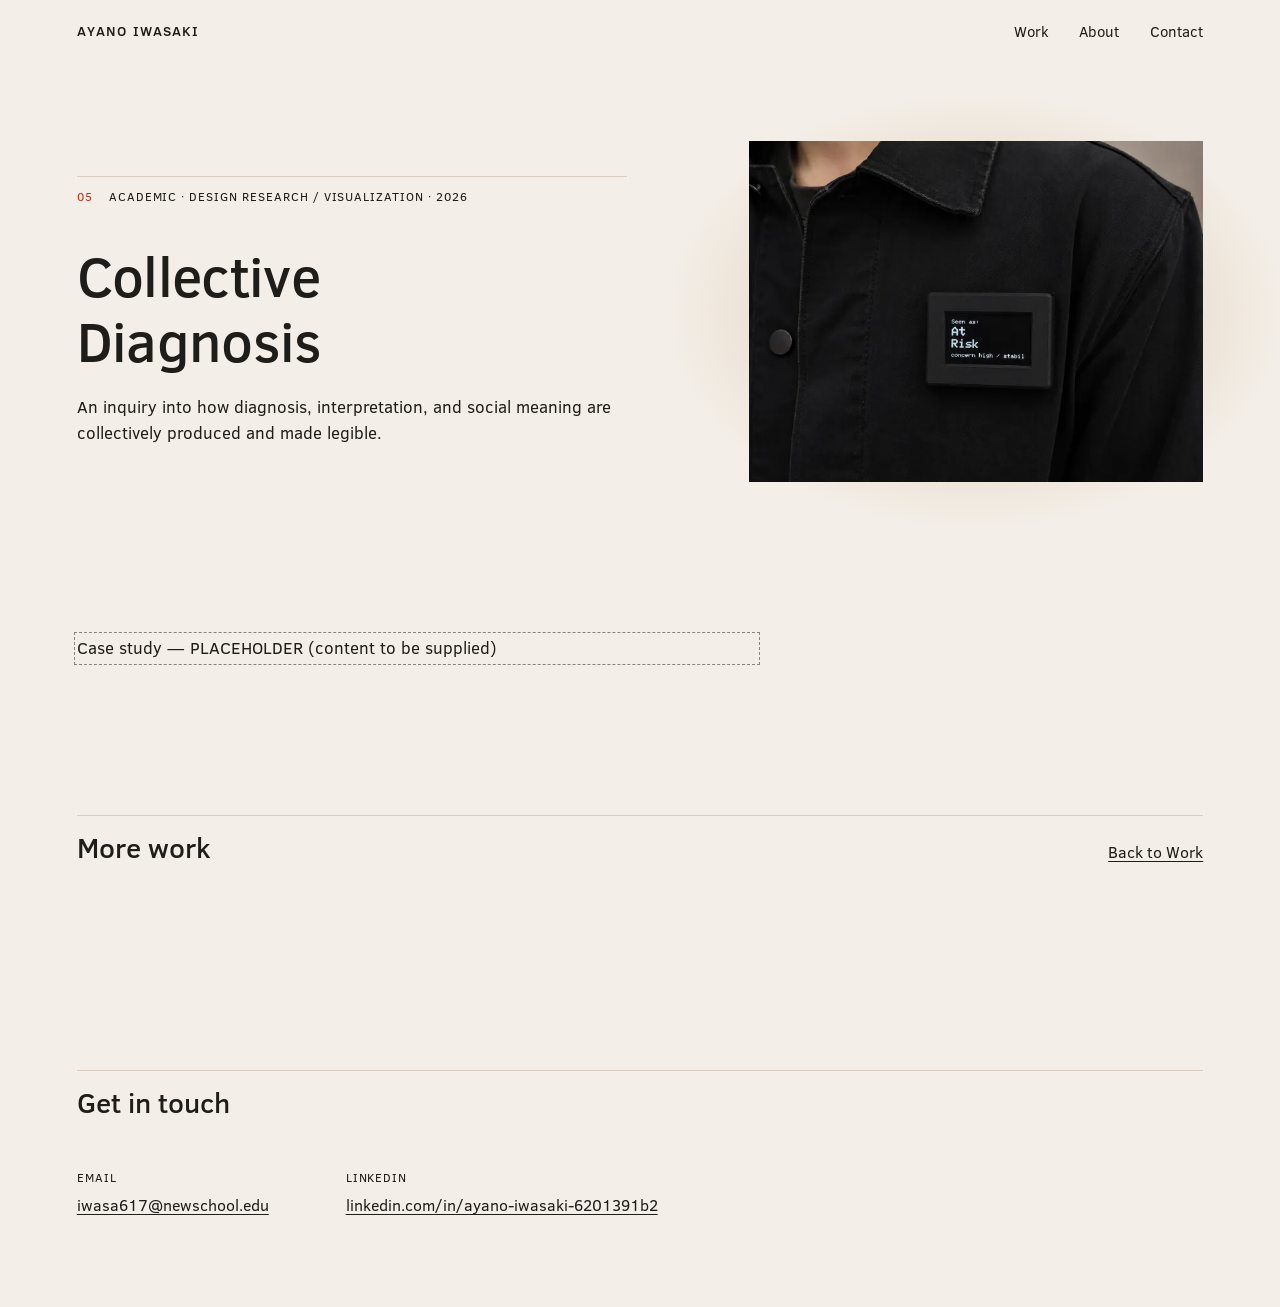
<file: work/05-collective-diagnosis/index.html>
<!DOCTYPE html><html lang="en"> <head><meta charset="utf-8"><meta name="viewport" content="width=device-width, initial-scale=1"><title>Collective Diagnosis — Ayano Iwasaki</title><meta name="description" content="An inquiry into how diagnosis, interpretation, and social meaning are collectively produced and made legible."><meta name="theme-color" content="#f8f6f1"><link rel="icon" href="/favicon.svg" type="image/svg+xml"><style>@font-face{font-family:Clear Sans;src:url(/_astro/ClearSans-Regular.02A67hPu.woff2) format("woff2");font-weight:400;font-style:normal;font-display:swap}@font-face{font-family:Clear Sans;src:url(/_astro/ClearSans-Medium.BSNg7KAm.woff2) format("woff2");font-weight:500;font-style:normal;font-display:swap}@font-face{font-family:Clear Sans;src:url(/_astro/ClearSans-Bold.5uF3j1nd.woff2) format("woff2");font-weight:700;font-style:normal;font-display:swap}:root{--c-bg: #f3eee7;--c-text: #1f1d1a;--c-signal: #e9502a;--c-deep: #b8341e;--c-warm: #d9cdbf;--c-muted: #8c837a;--field-0: #f3eee7;--field-1: #d7c3a5;--field-2: #e8a76a;--field-3: #f17d45;--field-4: #e9502a;--highlight-opacity: .16;--font: "Clear Sans", system-ui, -apple-system, "Segoe UI", sans-serif;--fs-display: clamp(2.25rem, 4.4vw, 4.25rem);--fs-statement: clamp(1.75rem, 3.1vw, 3rem);--fs-methods: clamp(1.625rem, 3.2vw, 3rem);--fs-section: clamp(1.5rem, 2.2vw, 2rem);--fs-title: clamp(1.25rem, 1.6vw, 1.5rem);--fs-body-lg: clamp(1.0625rem, 1.3vw, 1.25rem);--fs-body: 1rem;--fs-meta: .75rem;--fs-label: .9375rem;--fs-label-sm: .75rem;--tracking-meta: .08em;--max-width: 1400px;--gutter: clamp(16px, 6vw, 7vw);--col-gap: clamp(16px, 2vw, 32px);--card-gap: clamp(24px, 2.6vw, 40px);--section-space: clamp(96px, 12vw, 180px);--measure: 680px;--nav-h: 64px;--ease: cubic-bezier(.22, .61, .36, 1)}@media(max-width:760px){:root{--gutter: 16px;--nav-h: 56px}}*,*:before,*:after{box-sizing:border-box}html{-webkit-text-size-adjust:100%;text-size-adjust:100%;scroll-padding-top:var(--nav-h)}@media(prefers-reduced-motion:no-preference){html{scroll-behavior:smooth}}body{margin:0;background:var(--c-bg);color:var(--c-text);font-family:var(--font);font-size:var(--fs-body);line-height:1.55;font-weight:400;-webkit-font-smoothing:antialiased;-moz-osx-font-smoothing:grayscale;text-rendering:optimizeLegibility}h1,h2,h3,p,figure,ul,ol{margin:0}h1,h2,h3{font-weight:500;line-height:1.15}ul,ol{padding:0;list-style:none}img,svg{display:block;max-width:100%}a{color:inherit;text-decoration-thickness:1px;text-underline-offset:.2em}:focus-visible{outline:2px solid var(--c-signal);outline-offset:3px}::selection{background:var(--c-warm);color:var(--c-text)}.visually-hidden{position:absolute!important;width:1px;height:1px;margin:-1px;padding:0;overflow:hidden;clip:rect(0 0 0 0);white-space:nowrap;border:0}.wrap{width:100%;max-width:calc(var(--max-width) + 2 * var(--gutter));margin-inline:auto;padding-inline:var(--gutter)}.grid-12{display:grid;grid-template-columns:repeat(12,minmax(0,1fr));column-gap:var(--col-gap)}.meta{font-size:var(--fs-meta);letter-spacing:var(--tracking-meta);text-transform:uppercase;line-height:1.4}.section-head{display:flex;align-items:baseline;justify-content:space-between;gap:1rem;padding-top:1rem;border-top:1px solid var(--c-warm);margin-bottom:clamp(32px,4vw,56px)}.section-head h2{font-size:var(--fs-section)}.placeholder{font-style:normal;outline:1px dashed var(--c-muted);outline-offset:2px}.nav[data-astro-cid-dmqpwcec]{position:fixed;inset:0 0 auto;z-index:50;height:var(--nav-h);background:var(--c-bg)}.nav__inner[data-astro-cid-dmqpwcec]{display:flex;align-items:center;justify-content:space-between;height:100%;padding-inline:var(--gutter);max-width:calc(var(--max-width) + 2 * var(--gutter));margin-inline:auto}.nav[data-astro-cid-dmqpwcec] a[data-astro-cid-dmqpwcec]{text-decoration:none}.nav[data-astro-cid-dmqpwcec] a[data-astro-cid-dmqpwcec]:hover{text-decoration:underline}.nav__name[data-astro-cid-dmqpwcec]{font-size:.875rem;font-weight:500;letter-spacing:var(--tracking-meta)}.nav__links[data-astro-cid-dmqpwcec]{display:flex;gap:clamp(16px,2.4vw,36px);font-size:.9375rem}.contact[data-astro-cid-sz7xmlte]{padding-top:var(--section-space);padding-bottom:clamp(56px,7vw,96px)}.contact__links[data-astro-cid-sz7xmlte]{display:flex;flex-wrap:wrap;gap:1.5rem clamp(32px,6vw,96px)}.contact__links[data-astro-cid-sz7xmlte] li[data-astro-cid-sz7xmlte]{display:grid;gap:.35rem}.contact__label[data-astro-cid-sz7xmlte]{color:var(--c-text)}
.project[data-astro-cid-by4zwojz]{padding-top:calc(var(--nav-h) + clamp(40px,6vw,96px))}.ph[data-astro-cid-by4zwojz]{align-items:center;row-gap:48px}.ph__text[data-astro-cid-by4zwojz]{grid-column:1 / span 6}.ph__media[data-astro-cid-by4zwojz]{grid-column:8 / span 5;position:relative}.ph__meta[data-astro-cid-by4zwojz]{display:flex;gap:1rem;padding-top:.75rem;border-top:1px solid var(--c-warm)}.ph__num[data-astro-cid-by4zwojz]{color:var(--c-deep)}.ph__title[data-astro-cid-by4zwojz]{margin-top:clamp(24px,3vw,40px);max-width:14ch;font-size:var(--fs-display);letter-spacing:-.012em;text-wrap:balance}.ph__summary[data-astro-cid-by4zwojz]{margin-top:1.25rem;max-width:34em;font-size:var(--fs-body-lg)}.ph__terms[data-astro-cid-by4zwojz]{display:flex;flex-wrap:wrap;gap:1rem clamp(24px,4vw,56px);margin:2rem 0 0}.ph__terms[data-astro-cid-by4zwojz] dt[data-astro-cid-by4zwojz]{color:var(--c-deep)}.ph__terms[data-astro-cid-by4zwojz] dd[data-astro-cid-by4zwojz]{margin:.3rem 0 0}.ph__img[data-astro-cid-by4zwojz]{position:relative;width:100%;height:auto}.ph__field[data-astro-cid-by4zwojz]{position:absolute;inset:-14% -18%;background:radial-gradient(closest-side,color-mix(in srgb,var(--field-2) 55%,transparent),color-mix(in srgb,var(--field-1) 40%,transparent) 55%,transparent);pointer-events:none}.project__body[data-astro-cid-by4zwojz]>p{max-width:var(--measure);margin-top:var(--section-space);font-size:var(--fs-body-lg)}.next[data-astro-cid-by4zwojz]{margin-top:var(--section-space)}.next__back[data-astro-cid-by4zwojz]{font-size:var(--fs-body)}.next__list[data-astro-cid-by4zwojz]{display:grid;grid-template-columns:repeat(auto-fit,minmax(240px,1fr));gap:var(--card-gap)}.next__item[data-astro-cid-by4zwojz]{display:grid;gap:.4rem;padding-top:.75rem;border-top:1px solid var(--c-warm);text-decoration:none}.next__num[data-astro-cid-by4zwojz]{color:var(--c-deep)}.next__title[data-astro-cid-by4zwojz]{font-size:var(--fs-title);font-weight:500}.next__item[data-astro-cid-by4zwojz]:hover .next__title[data-astro-cid-by4zwojz]{text-decoration:underline;text-decoration-thickness:1px}@media(max-width:760px){.ph__text[data-astro-cid-by4zwojz],.ph__media[data-astro-cid-by4zwojz]{grid-column:1 / -1}}
</style></head> <body id="top"> <header class="nav" data-astro-cid-dmqpwcec> <nav class="nav__inner" aria-label="Main" data-astro-cid-dmqpwcec> <a class="nav__name" href="/" data-astro-cid-dmqpwcec>AYANO IWASAKI</a> <ul class="nav__links" data-astro-cid-dmqpwcec> <li data-astro-cid-dmqpwcec> <a href="/#work" data-astro-cid-dmqpwcec>Work</a> </li><li data-astro-cid-dmqpwcec> <a href="/#about" data-astro-cid-dmqpwcec>About</a> </li><li data-astro-cid-dmqpwcec> <a href="/#contact" data-astro-cid-dmqpwcec>Contact</a> </li> </ul> </nav> </header>  <main>  <article class="project wrap" data-astro-cid-by4zwojz> <header class="ph grid-12" data-astro-cid-by4zwojz> <div class="ph__text" data-astro-cid-by4zwojz> <p class="ph__meta meta" data-astro-cid-by4zwojz> <span class="ph__num" data-astro-cid-by4zwojz>05</span> <span data-astro-cid-by4zwojz> <span data-astro-cid-by4zwojz>ACADEMIC</span> <span aria-hidden="true" data-astro-cid-by4zwojz> · </span> <span data-astro-cid-by4zwojz>DESIGN RESEARCH / VISUALIZATION</span> <span aria-hidden="true" data-astro-cid-by4zwojz> · </span> <span data-astro-cid-by4zwojz>2026</span> </span> </p> <h1 class="ph__title" data-astro-cid-by4zwojz>Collective Diagnosis</h1> <p class="ph__summary" data-astro-cid-by4zwojz>An inquiry into how diagnosis, interpretation, and social meaning are collectively produced and made legible.</p>  </div> <figure class="ph__media" data-astro-cid-by4zwojz> <span class="ph__field" aria-hidden="true" data-astro-cid-by4zwojz></span> <img src="/_astro/project_collectivediagnosis_01_badge.DRCuZOli_Z1qu3Wk.webp" srcset="/_astro/project_collectivediagnosis_01_badge.DRCuZOli_OckTi.webp 480w, /_astro/project_collectivediagnosis_01_badge.DRCuZOli_Z2kmGnP.webp 720w, /_astro/project_collectivediagnosis_01_badge.DRCuZOli_Z17ajBg.webp 960w, /_astro/project_collectivediagnosis_01_badge.DRCuZOli_29HDQ1.webp 1280w" alt="A small black display badge worn on a black jacket, reading “Seen as: At Risk” with “concern high / stabil” below." sizes="(max-width: 760px) 100vw, 40vw" loading="eager" data-astro-cid-by4zwojz="true" decoding="async" fetchpriority="auto" width="1448" height="1086" class="ph__img"> </figure> </header> <div class="project__body" data-astro-cid-by4zwojz> <p class="placeholder" data-astro-cid-by4zwojz>Case study — PLACEHOLDER (content to be supplied)</p> </div> <nav class="next" aria-labelledby="next-title" data-astro-cid-by4zwojz> <div class="section-head" data-astro-cid-by4zwojz> <h2 id="next-title" data-astro-cid-by4zwojz>More work</h2> <a class="next__back" href="/#work" data-astro-cid-by4zwojz>Back to Work</a> </div>  </nav> </article>   </main> <footer class="contact wrap" id="contact" aria-labelledby="contact-title" data-astro-cid-sz7xmlte> <div class="section-head" data-astro-cid-sz7xmlte> <h2 id="contact-title" data-astro-cid-sz7xmlte>Get in touch</h2> </div> <ul class="contact__links" data-astro-cid-sz7xmlte> <li data-astro-cid-sz7xmlte> <span class="contact__label meta" data-astro-cid-sz7xmlte>Email</span> <a href="mailto:iwasa617@newschool.edu" data-astro-cid-sz7xmlte>iwasa617@newschool.edu</a> </li> <li data-astro-cid-sz7xmlte> <span class="contact__label meta" data-astro-cid-sz7xmlte>LinkedIn</span> <a href="https://www.linkedin.com/in/ayano-iwasaki-6201391b2/" rel="me noopener" target="_blank" data-astro-cid-sz7xmlte>
linkedin.com/in/ayano-iwasaki-6201391b2
</a> </li> </ul> </footer>  </body></html> <script type="module">function i(){if(matchMedia("(prefers-reduced-motion: reduce)").matches)return;const r=[...document.querySelectorAll("[data-reveal]")].filter(e=>e.getBoundingClientRect().top>window.innerHeight*.9);if(!r.length)return;const n=new IntersectionObserver(e=>{for(const t of e)t.isIntersecting&&(t.target.classList.remove("is-pre"),n.unobserve(t.target))},{rootMargin:"0px 0px -15% 0px"});for(const e of r)e.classList.add("is-pre"),n.observe(e)}i();</script>
</file>
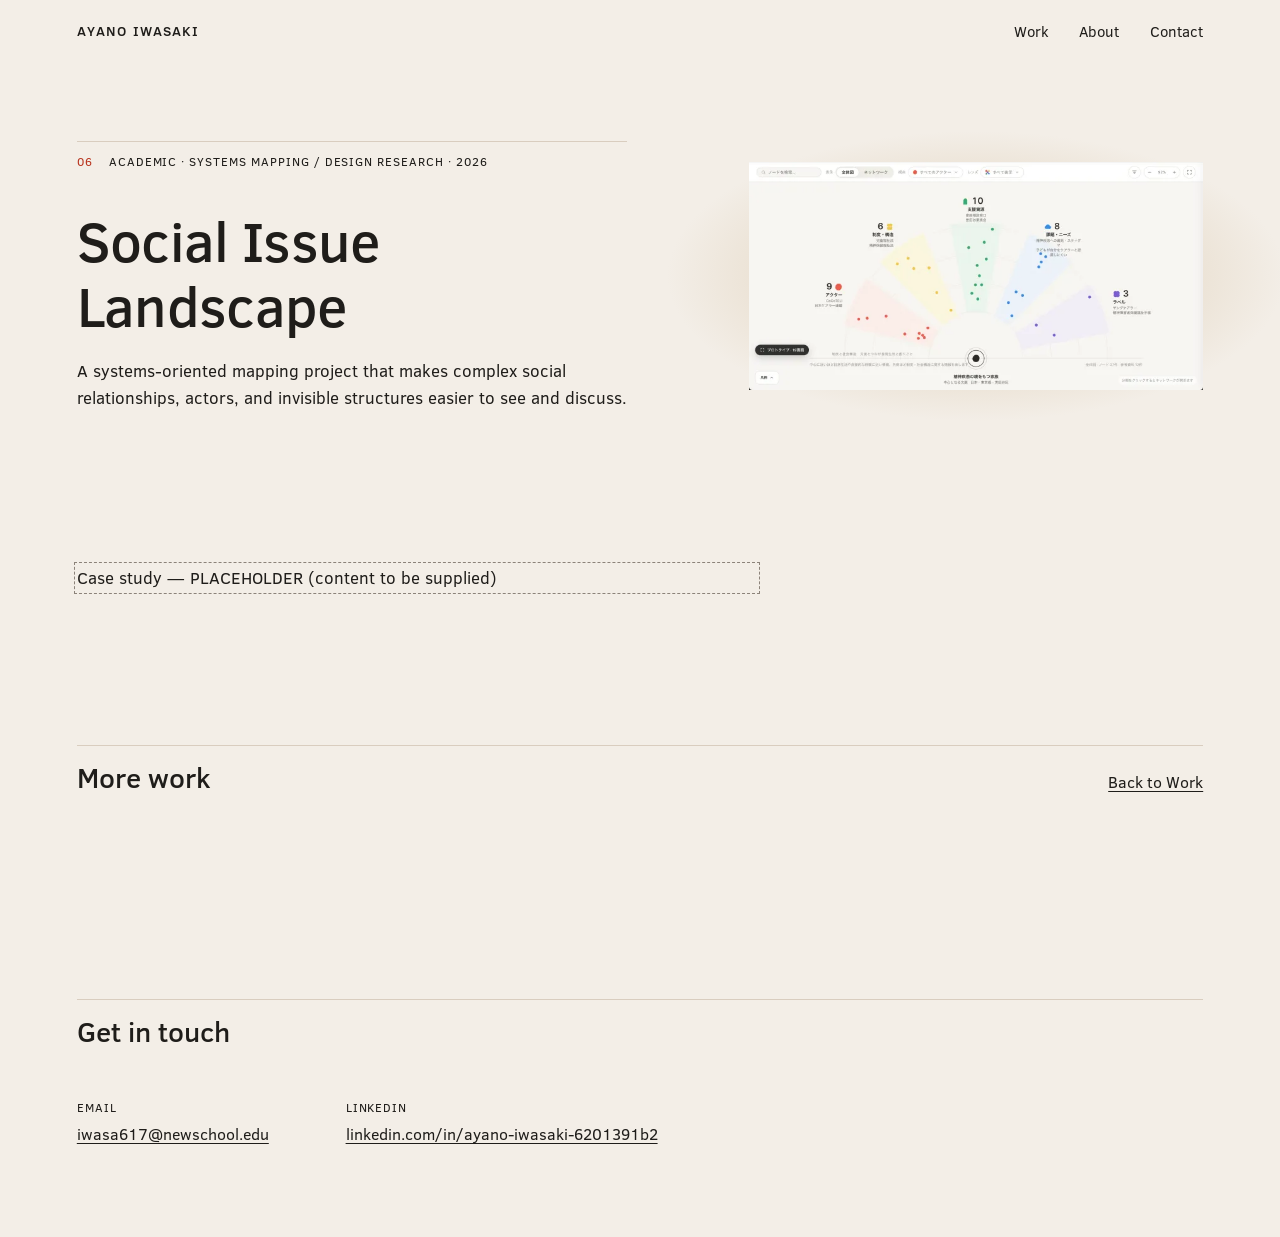
<file: work/06-social-issue-landscape/index.html>
<!DOCTYPE html><html lang="en"> <head><meta charset="utf-8"><meta name="viewport" content="width=device-width, initial-scale=1"><title>Social Issue Landscape — Ayano Iwasaki</title><meta name="description" content="A systems-oriented mapping project that makes complex social relationships, actors, and invisible structures easier to see and discuss."><meta name="theme-color" content="#f8f6f1"><link rel="icon" href="/favicon.svg" type="image/svg+xml"><style>@font-face{font-family:Clear Sans;src:url(/_astro/ClearSans-Regular.02A67hPu.woff2) format("woff2");font-weight:400;font-style:normal;font-display:swap}@font-face{font-family:Clear Sans;src:url(/_astro/ClearSans-Medium.BSNg7KAm.woff2) format("woff2");font-weight:500;font-style:normal;font-display:swap}@font-face{font-family:Clear Sans;src:url(/_astro/ClearSans-Bold.5uF3j1nd.woff2) format("woff2");font-weight:700;font-style:normal;font-display:swap}:root{--c-bg: #f3eee7;--c-text: #1f1d1a;--c-signal: #e9502a;--c-deep: #b8341e;--c-warm: #d9cdbf;--c-muted: #8c837a;--field-0: #f3eee7;--field-1: #d7c3a5;--field-2: #e8a76a;--field-3: #f17d45;--field-4: #e9502a;--highlight-opacity: .16;--font: "Clear Sans", system-ui, -apple-system, "Segoe UI", sans-serif;--fs-display: clamp(2.25rem, 4.4vw, 4.25rem);--fs-statement: clamp(1.75rem, 3.1vw, 3rem);--fs-methods: clamp(1.625rem, 3.2vw, 3rem);--fs-section: clamp(1.5rem, 2.2vw, 2rem);--fs-title: clamp(1.25rem, 1.6vw, 1.5rem);--fs-body-lg: clamp(1.0625rem, 1.3vw, 1.25rem);--fs-body: 1rem;--fs-meta: .75rem;--fs-label: .9375rem;--fs-label-sm: .75rem;--tracking-meta: .08em;--max-width: 1400px;--gutter: clamp(16px, 6vw, 7vw);--col-gap: clamp(16px, 2vw, 32px);--card-gap: clamp(24px, 2.6vw, 40px);--section-space: clamp(96px, 12vw, 180px);--measure: 680px;--nav-h: 64px;--ease: cubic-bezier(.22, .61, .36, 1)}@media(max-width:760px){:root{--gutter: 16px;--nav-h: 56px}}*,*:before,*:after{box-sizing:border-box}html{-webkit-text-size-adjust:100%;text-size-adjust:100%;scroll-padding-top:var(--nav-h)}@media(prefers-reduced-motion:no-preference){html{scroll-behavior:smooth}}body{margin:0;background:var(--c-bg);color:var(--c-text);font-family:var(--font);font-size:var(--fs-body);line-height:1.55;font-weight:400;-webkit-font-smoothing:antialiased;-moz-osx-font-smoothing:grayscale;text-rendering:optimizeLegibility}h1,h2,h3,p,figure,ul,ol{margin:0}h1,h2,h3{font-weight:500;line-height:1.15}ul,ol{padding:0;list-style:none}img,svg{display:block;max-width:100%}a{color:inherit;text-decoration-thickness:1px;text-underline-offset:.2em}:focus-visible{outline:2px solid var(--c-signal);outline-offset:3px}::selection{background:var(--c-warm);color:var(--c-text)}.visually-hidden{position:absolute!important;width:1px;height:1px;margin:-1px;padding:0;overflow:hidden;clip:rect(0 0 0 0);white-space:nowrap;border:0}.wrap{width:100%;max-width:calc(var(--max-width) + 2 * var(--gutter));margin-inline:auto;padding-inline:var(--gutter)}.grid-12{display:grid;grid-template-columns:repeat(12,minmax(0,1fr));column-gap:var(--col-gap)}.meta{font-size:var(--fs-meta);letter-spacing:var(--tracking-meta);text-transform:uppercase;line-height:1.4}.section-head{display:flex;align-items:baseline;justify-content:space-between;gap:1rem;padding-top:1rem;border-top:1px solid var(--c-warm);margin-bottom:clamp(32px,4vw,56px)}.section-head h2{font-size:var(--fs-section)}.placeholder{font-style:normal;outline:1px dashed var(--c-muted);outline-offset:2px}.nav[data-astro-cid-dmqpwcec]{position:fixed;inset:0 0 auto;z-index:50;height:var(--nav-h);background:var(--c-bg)}.nav__inner[data-astro-cid-dmqpwcec]{display:flex;align-items:center;justify-content:space-between;height:100%;padding-inline:var(--gutter);max-width:calc(var(--max-width) + 2 * var(--gutter));margin-inline:auto}.nav[data-astro-cid-dmqpwcec] a[data-astro-cid-dmqpwcec]{text-decoration:none}.nav[data-astro-cid-dmqpwcec] a[data-astro-cid-dmqpwcec]:hover{text-decoration:underline}.nav__name[data-astro-cid-dmqpwcec]{font-size:.875rem;font-weight:500;letter-spacing:var(--tracking-meta)}.nav__links[data-astro-cid-dmqpwcec]{display:flex;gap:clamp(16px,2.4vw,36px);font-size:.9375rem}.contact[data-astro-cid-sz7xmlte]{padding-top:var(--section-space);padding-bottom:clamp(56px,7vw,96px)}.contact__links[data-astro-cid-sz7xmlte]{display:flex;flex-wrap:wrap;gap:1.5rem clamp(32px,6vw,96px)}.contact__links[data-astro-cid-sz7xmlte] li[data-astro-cid-sz7xmlte]{display:grid;gap:.35rem}.contact__label[data-astro-cid-sz7xmlte]{color:var(--c-text)}
.project[data-astro-cid-by4zwojz]{padding-top:calc(var(--nav-h) + clamp(40px,6vw,96px))}.ph[data-astro-cid-by4zwojz]{align-items:center;row-gap:48px}.ph__text[data-astro-cid-by4zwojz]{grid-column:1 / span 6}.ph__media[data-astro-cid-by4zwojz]{grid-column:8 / span 5;position:relative}.ph__meta[data-astro-cid-by4zwojz]{display:flex;gap:1rem;padding-top:.75rem;border-top:1px solid var(--c-warm)}.ph__num[data-astro-cid-by4zwojz]{color:var(--c-deep)}.ph__title[data-astro-cid-by4zwojz]{margin-top:clamp(24px,3vw,40px);max-width:14ch;font-size:var(--fs-display);letter-spacing:-.012em;text-wrap:balance}.ph__summary[data-astro-cid-by4zwojz]{margin-top:1.25rem;max-width:34em;font-size:var(--fs-body-lg)}.ph__terms[data-astro-cid-by4zwojz]{display:flex;flex-wrap:wrap;gap:1rem clamp(24px,4vw,56px);margin:2rem 0 0}.ph__terms[data-astro-cid-by4zwojz] dt[data-astro-cid-by4zwojz]{color:var(--c-deep)}.ph__terms[data-astro-cid-by4zwojz] dd[data-astro-cid-by4zwojz]{margin:.3rem 0 0}.ph__img[data-astro-cid-by4zwojz]{position:relative;width:100%;height:auto}.ph__field[data-astro-cid-by4zwojz]{position:absolute;inset:-14% -18%;background:radial-gradient(closest-side,color-mix(in srgb,var(--field-2) 55%,transparent),color-mix(in srgb,var(--field-1) 40%,transparent) 55%,transparent);pointer-events:none}.project__body[data-astro-cid-by4zwojz]>p{max-width:var(--measure);margin-top:var(--section-space);font-size:var(--fs-body-lg)}.next[data-astro-cid-by4zwojz]{margin-top:var(--section-space)}.next__back[data-astro-cid-by4zwojz]{font-size:var(--fs-body)}.next__list[data-astro-cid-by4zwojz]{display:grid;grid-template-columns:repeat(auto-fit,minmax(240px,1fr));gap:var(--card-gap)}.next__item[data-astro-cid-by4zwojz]{display:grid;gap:.4rem;padding-top:.75rem;border-top:1px solid var(--c-warm);text-decoration:none}.next__num[data-astro-cid-by4zwojz]{color:var(--c-deep)}.next__title[data-astro-cid-by4zwojz]{font-size:var(--fs-title);font-weight:500}.next__item[data-astro-cid-by4zwojz]:hover .next__title[data-astro-cid-by4zwojz]{text-decoration:underline;text-decoration-thickness:1px}@media(max-width:760px){.ph__text[data-astro-cid-by4zwojz],.ph__media[data-astro-cid-by4zwojz]{grid-column:1 / -1}}
</style></head> <body id="top"> <header class="nav" data-astro-cid-dmqpwcec> <nav class="nav__inner" aria-label="Main" data-astro-cid-dmqpwcec> <a class="nav__name" href="/" data-astro-cid-dmqpwcec>AYANO IWASAKI</a> <ul class="nav__links" data-astro-cid-dmqpwcec> <li data-astro-cid-dmqpwcec> <a href="/#work" data-astro-cid-dmqpwcec>Work</a> </li><li data-astro-cid-dmqpwcec> <a href="/#about" data-astro-cid-dmqpwcec>About</a> </li><li data-astro-cid-dmqpwcec> <a href="/#contact" data-astro-cid-dmqpwcec>Contact</a> </li> </ul> </nav> </header>  <main>  <article class="project wrap" data-astro-cid-by4zwojz> <header class="ph grid-12" data-astro-cid-by4zwojz> <div class="ph__text" data-astro-cid-by4zwojz> <p class="ph__meta meta" data-astro-cid-by4zwojz> <span class="ph__num" data-astro-cid-by4zwojz>06</span> <span data-astro-cid-by4zwojz> <span data-astro-cid-by4zwojz>ACADEMIC</span> <span aria-hidden="true" data-astro-cid-by4zwojz> · </span> <span data-astro-cid-by4zwojz>SYSTEMS MAPPING / DESIGN RESEARCH</span> <span aria-hidden="true" data-astro-cid-by4zwojz> · </span> <span data-astro-cid-by4zwojz>2026</span> </span> </p> <h1 class="ph__title" data-astro-cid-by4zwojz>Social Issue Landscape</h1> <p class="ph__summary" data-astro-cid-by4zwojz>A systems-oriented mapping project that makes complex social relationships, actors, and invisible structures easier to see and discuss.</p>  </div> <figure class="ph__media" data-astro-cid-by4zwojz> <span class="ph__field" aria-hidden="true" data-astro-cid-by4zwojz></span> <img src="/_astro/map_carelandscape_01_radial.KU-gqL9C_1AO2fd.webp" srcset="/_astro/map_carelandscape_01_radial.KU-gqL9C_1eB8Nz.webp 480w, /_astro/map_carelandscape_01_radial.KU-gqL9C_Z14tT6b.webp 720w, /_astro/map_carelandscape_01_radial.KU-gqL9C_Ybs3L.webp 960w, /_astro/map_carelandscape_01_radial.KU-gqL9C_1T7qvn.webp 1280w" alt="Radial map in Japanese that groups actors, institutions and structures, support resources, needs, and labels around a family at the centre." sizes="(max-width: 760px) 100vw, 40vw" loading="eager" data-astro-cid-by4zwojz="true" decoding="async" fetchpriority="auto" width="2000" height="1000" class="ph__img"> </figure> </header> <div class="project__body" data-astro-cid-by4zwojz> <p class="placeholder" data-astro-cid-by4zwojz>Case study — PLACEHOLDER (content to be supplied)</p> </div> <nav class="next" aria-labelledby="next-title" data-astro-cid-by4zwojz> <div class="section-head" data-astro-cid-by4zwojz> <h2 id="next-title" data-astro-cid-by4zwojz>More work</h2> <a class="next__back" href="/#work" data-astro-cid-by4zwojz>Back to Work</a> </div>  </nav> </article>   </main> <footer class="contact wrap" id="contact" aria-labelledby="contact-title" data-astro-cid-sz7xmlte> <div class="section-head" data-astro-cid-sz7xmlte> <h2 id="contact-title" data-astro-cid-sz7xmlte>Get in touch</h2> </div> <ul class="contact__links" data-astro-cid-sz7xmlte> <li data-astro-cid-sz7xmlte> <span class="contact__label meta" data-astro-cid-sz7xmlte>Email</span> <a href="mailto:iwasa617@newschool.edu" data-astro-cid-sz7xmlte>iwasa617@newschool.edu</a> </li> <li data-astro-cid-sz7xmlte> <span class="contact__label meta" data-astro-cid-sz7xmlte>LinkedIn</span> <a href="https://www.linkedin.com/in/ayano-iwasaki-6201391b2/" rel="me noopener" target="_blank" data-astro-cid-sz7xmlte>
linkedin.com/in/ayano-iwasaki-6201391b2
</a> </li> </ul> </footer>  </body></html> <script type="module">function i(){if(matchMedia("(prefers-reduced-motion: reduce)").matches)return;const r=[...document.querySelectorAll("[data-reveal]")].filter(e=>e.getBoundingClientRect().top>window.innerHeight*.9);if(!r.length)return;const n=new IntersectionObserver(e=>{for(const t of e)t.isIntersecting&&(t.target.classList.remove("is-pre"),n.unobserve(t.target))},{rootMargin:"0px 0px -15% 0px"});for(const e of r)e.classList.add("is-pre"),n.observe(e)}i();</script>
</file>
<file: _astro/index.7SPcQfFS.css>
.hfig[data-astro-cid-2tx3wz4v]{--line: 1;--open: 1;position:absolute;aspect-ratio:var(--ar);max-width:none}.hfig__svg[data-astro-cid-2tx3wz4v]{width:100%;height:100%;overflow:visible}.sil--main[data-astro-cid-2tx3wz4v]{fill:var(--c-text)}.sil--soft[data-astro-cid-2tx3wz4v]{fill:var(--c-warm)}.sil--line[data-astro-cid-2tx3wz4v]{fill:none;stroke:var(--c-warm);stroke-width:calc(var(--u) * 1.5px)}.win-frame[data-astro-cid-2tx3wz4v]{fill:none;stroke:var(--c-text);stroke-width:calc(var(--u) * .75px);opacity:calc(min(1,var(--open) * 3)/2)}.relation[data-astro-cid-2tx3wz4v]{stroke:var(--c-signal);stroke-width:calc(var(--u) * 1.25px);stroke-dasharray:1;stroke-dashoffset:calc(1 - var(--line))}.node[data-astro-cid-2tx3wz4v]{fill:none;stroke:var(--c-signal);stroke-linecap:round;stroke-width:calc(var(--u) * 7px);opacity:var(--line)}.lens-photo[data-astro-cid-2tx3wz4v],.lens-ring[data-astro-cid-2tx3wz4v]{opacity:0;transition:opacity .3s var(--ease)}.lens-ring[data-astro-cid-2tx3wz4v]{fill:none;stroke:var(--c-text);stroke-width:calc(var(--u) * .75px)}.hfig[data-astro-cid-2tx3wz4v].is-lens .lens-photo[data-astro-cid-2tx3wz4v],.hfig[data-astro-cid-2tx3wz4v].is-lens .lens-ring[data-astro-cid-2tx3wz4v]{opacity:1}.hlabel[data-astro-cid-2tx3wz4v]{position:absolute;white-space:nowrap;font-size:var(--fs-label-sm);letter-spacing:var(--tracking-meta);text-transform:uppercase;color:var(--c-deep);line-height:1.2;pointer-events:none;opacity:var(--i)}.hero:not(.is-scroll) .hlabel[data-astro-cid-2tx3wz4v]:not(.hlabel--still){display:none}.hlabel--above[data-astro-cid-2tx3wz4v]{transform:translate(-50%,calc(-100% - 10px))}.hlabel--right[data-astro-cid-2tx3wz4v]{transform:translate(12px,-50%)}.hlabel--left[data-astro-cid-2tx3wz4v]{transform:translate(calc(-100% - 12px),-50%)}.hero[data-astro-cid-ar5v7lgx]{--q: 1;--enter: 1;--ext: 0;--recede: 0;--statement: 1;position:relative}.hero__comp[data-astro-cid-ar5v7lgx]{position:relative;height:100svh;min-height:560px;overflow:hidden}.hero__field[data-astro-cid-ar5v7lgx],.hero__field-fallback[data-astro-cid-ar5v7lgx]{position:absolute;inset:0;width:100%;height:100%}.hero__field-fallback[data-astro-cid-ar5v7lgx]{background:radial-gradient(ellipse 26vw 30vh at 58% 58%,color-mix(in srgb,var(--field-3) 55%,transparent),transparent 70%),radial-gradient(ellipse 40vw 46vh at 60% 60%,var(--field-1),transparent 75%);opacity:.8}.hero[data-astro-cid-ar5v7lgx].has-field .hero__field-fallback[data-astro-cid-ar5v7lgx]{display:none}.hero__question[data-astro-cid-ar5v7lgx]{position:absolute;z-index:2;top:calc(var(--nav-h) + 12vh);left:var(--gutter);max-width:9ch;font-size:var(--fs-display);font-weight:500;line-height:1.04;letter-spacing:-.012em;opacity:var(--q)}.hero__links[data-astro-cid-ar5v7lgx]{position:absolute;inset:0;width:100%;height:100%;overflow:visible;pointer-events:none}.hero__links[data-astro-cid-ar5v7lgx] line[data-astro-cid-ar5v7lgx]{stroke:var(--c-signal);stroke-width:1.25px;stroke-dasharray:1;stroke-dashoffset:calc(1 - var(--ext));opacity:calc(1 - var(--recede))}.hero__ext-label[data-astro-cid-ar5v7lgx]{position:absolute;z-index:2;transform:translate(-50%,12px);white-space:nowrap;font-size:var(--fs-label-sm);letter-spacing:var(--tracking-meta);text-transform:uppercase;color:var(--c-deep);line-height:1.2;pointer-events:none;opacity:0}.hero[data-astro-cid-ar5v7lgx]:not(.is-scroll) .hero__ext-label[data-astro-cid-ar5v7lgx]{display:none}.hero__statement[data-astro-cid-ar5v7lgx]{padding:var(--section-space) var(--gutter) 0;max-width:calc(var(--measure) + 2 * var(--gutter));margin-inline:auto;opacity:var(--statement)}.hero__statement-main[data-astro-cid-ar5v7lgx]{font-size:var(--fs-statement);font-weight:500;line-height:1.12;letter-spacing:-.008em;text-wrap:balance}.hero__statement-sub[data-astro-cid-ar5v7lgx]{margin-top:1.25em;font-size:var(--fs-body-lg);line-height:1.5;max-width:36em}.hero[data-astro-cid-ar5v7lgx].is-scroll{height:650vh}.hero[data-astro-cid-ar5v7lgx].is-scroll .hero__stage[data-astro-cid-ar5v7lgx]{position:sticky;top:0;height:100vh;height:100svh;overflow:hidden}.hero[data-astro-cid-ar5v7lgx].is-scroll .hero__comp[data-astro-cid-ar5v7lgx]{position:absolute;inset:0;height:auto;min-height:0}.hero[data-astro-cid-ar5v7lgx].is-scroll .hero__statement[data-astro-cid-ar5v7lgx]{position:absolute;z-index:3;top:50%;left:var(--gutter);width:min(50vw,760px);max-width:none;padding:0;margin:0;transform:translateY(calc(-50% + (1 - var(--statement)) * 20px));pointer-events:none}.hero[data-astro-cid-ar5v7lgx] .hfig[data-hfig=ikebana]{left:30vw;top:13%;height:76%;transform:translate(calc(var(--recede) * 12vw)) scale(calc(1 - .08 * var(--recede)));opacity:calc(1 - .7 * var(--recede))}.hero[data-astro-cid-ar5v7lgx] .hfig[data-hfig=trainpole]{left:80vw;top:26%;height:42%;transform:translate(calc((1 - var(--enter)) * 10vw + var(--recede) * 6vw));opacity:calc(var(--enter) * (1 - var(--recede)))}.hero[data-astro-cid-ar5v7lgx]:not(.is-scroll){--ext: 1}@media(max-width:760px){.hero[data-astro-cid-ar5v7lgx].is-scroll{height:550vh}.hero__question[data-astro-cid-ar5v7lgx]{top:calc(var(--nav-h) + 6vh)}.hero[data-astro-cid-ar5v7lgx] .hfig[data-hfig=ikebana]{left:-8vw;top:32%;height:56%}.hero[data-astro-cid-ar5v7lgx] .hfig[data-hfig=trainpole]{left:60vw;top:16%;height:24%}.hero[data-astro-cid-ar5v7lgx].is-scroll .hero__statement[data-astro-cid-ar5v7lgx]{width:calc(100vw - 2 * var(--gutter))}}.lm[data-astro-cid-rxn3e4xj]{padding-bottom:clamp(24px,3vw,48px)}.lm__relation[data-astro-cid-rxn3e4xj]{display:flex;flex-direction:column;align-items:flex-start;margin-bottom:clamp(32px,4vw,56px);padding-left:.2em}.lm__line[data-astro-cid-rxn3e4xj]{width:1px;height:clamp(72px,10vw,140px);background:var(--c-signal)}.lm__node[data-astro-cid-rxn3e4xj]{width:7px;height:7px;margin-left:-3px;border-radius:50%;background:var(--c-signal)}.lm__lines[data-astro-cid-rxn3e4xj]{display:grid;gap:.35em;font-size:clamp(1.375rem,2.3vw,2.25rem);font-weight:500;line-height:1.25;outline-offset:8px}.lm__line-text[data-astro-cid-rxn3e4xj]{display:flex;flex-wrap:wrap;align-items:baseline;column-gap:.28em;row-gap:.1em}.slot[data-astro-cid-rxn3e4xj]{display:inline-grid;overflow:hidden;padding:.02em .35em .08em;background:var(--c-warm);border-bottom:1px solid var(--c-signal);color:var(--c-deep);text-align:center}.slot__word[data-astro-cid-rxn3e4xj]{grid-area:1 / 1;white-space:nowrap;transition:transform .55s var(--ease),opacity .55s var(--ease)}.slot__word[data-astro-cid-rxn3e4xj][data-state=current]{transform:translateY(0);opacity:1}.slot__word[data-astro-cid-rxn3e4xj][data-state=next]{transform:translateY(100%);opacity:0}.slot__word[data-astro-cid-rxn3e4xj][data-state=prev]{transform:translateY(-100%);opacity:0}@media(prefers-reduced-motion:reduce){.slot__word[data-astro-cid-rxn3e4xj]{transition:none}}.card[data-astro-cid-tajnclrz]{--m: 0}.card__link[data-astro-cid-tajnclrz]{display:block;text-decoration:none}.card__media[data-astro-cid-tajnclrz]{position:relative;aspect-ratio:4 / 3}.card__media[data-astro-cid-tajnclrz]:before{content:"";position:absolute;inset:0;background:var(--c-warm);opacity:var(--m)}.card__frame[data-astro-cid-tajnclrz]{position:absolute;inset:0;overflow:hidden;clip-path:inset(calc(var(--m) * 16%) calc(var(--m) * 26%) calc(var(--m) * 20%) calc(var(--m) * 12%))}.card__img[data-astro-cid-tajnclrz]{width:100%;height:100%;object-fit:cover;transition:transform .6s var(--ease)}.card__lens[data-astro-cid-tajnclrz]{position:absolute;inset:0;width:100%;height:100%;overflow:visible;pointer-events:none}.card__hl[data-astro-cid-tajnclrz]{fill:var(--c-signal);opacity:0;transition:opacity .4s var(--ease)}.card__line[data-astro-cid-tajnclrz]{stroke:var(--c-signal);stroke-width:.9;stroke-dasharray:1;stroke-dashoffset:calc(1 - var(--m) * .7);transition:stroke-dashoffset .6s var(--ease)}.card__label[data-astro-cid-tajnclrz]{position:absolute;transform:translateY(calc(-100% - 6px));padding:.15em .4em;background:var(--c-bg);color:var(--c-deep);font-size:var(--fs-label-sm);letter-spacing:var(--tracking-meta);text-transform:uppercase;line-height:1.2;white-space:nowrap;opacity:0;transition:opacity .4s var(--ease)}.card__row[data-astro-cid-tajnclrz]{display:flex;justify-content:space-between;gap:1rem;margin-top:1rem;padding-top:.75rem;border-top:1px solid var(--c-warm)}.card__meta[data-astro-cid-tajnclrz]{text-align:right}.card__num[data-astro-cid-tajnclrz]{color:var(--c-deep)}.card__img--missing[data-astro-cid-tajnclrz]{display:grid;place-items:center;background:var(--c-bg);outline:1px dashed var(--c-muted);outline-offset:-1px}.card__title[data-astro-cid-tajnclrz]{margin-top:.75rem;font-size:var(--fs-title);font-weight:500;line-height:1.2}.card__desc[data-astro-cid-tajnclrz]{margin-top:.5rem;max-width:36em}.card__lens-static[data-astro-cid-tajnclrz]{display:none;margin-top:.75rem;color:var(--c-deep)}.card__lens-static[data-astro-cid-tajnclrz]:before{content:"";display:inline-block;width:6px;height:6px;margin-right:.5em;border-radius:50%;background:var(--c-signal);vertical-align:.1em}@media(hover:hover){.card__link[data-astro-cid-tajnclrz]:hover .card__hl[data-astro-cid-tajnclrz],.card__link[data-astro-cid-tajnclrz]:focus-visible .card__hl[data-astro-cid-tajnclrz]{opacity:var(--highlight-opacity)}.card__link[data-astro-cid-tajnclrz]:hover .card__line[data-astro-cid-tajnclrz],.card__link[data-astro-cid-tajnclrz]:focus-visible .card__line[data-astro-cid-tajnclrz]{stroke-dashoffset:0}.card__link[data-astro-cid-tajnclrz]:hover .card__label[data-astro-cid-tajnclrz],.card__link[data-astro-cid-tajnclrz]:focus-visible .card__label[data-astro-cid-tajnclrz]{opacity:1}.card__link[data-astro-cid-tajnclrz]:hover .card__img[data-astro-cid-tajnclrz],.card__link[data-astro-cid-tajnclrz]:focus-visible .card__img[data-astro-cid-tajnclrz]{transform:scale(1.012)}.card__link[data-astro-cid-tajnclrz]:hover .card__title[data-astro-cid-tajnclrz]{text-decoration:underline;text-decoration-thickness:1px;text-underline-offset:.18em}}@media(hover:none){.card__lens-static[data-astro-cid-tajnclrz]{display:block}}@media(prefers-reduced-motion:reduce){.card__img[data-astro-cid-tajnclrz],.card__line[data-astro-cid-tajnclrz],.card__hl[data-astro-cid-tajnclrz],.card__label[data-astro-cid-tajnclrz]{transition:none}}.work[data-astro-cid-kt6hhpq4]{padding-top:clamp(48px,6vw,80px)}.work__grid[data-astro-cid-kt6hhpq4]{display:grid;grid-template-columns:repeat(2,minmax(0,1fr));column-gap:var(--card-gap);row-gap:clamp(56px,6vw,96px)}@media(max-width:760px){.work__grid[data-astro-cid-kt6hhpq4]{grid-template-columns:1fr}}.about[data-astro-cid-v2cbyr3p]{padding-top:var(--section-space)}.about__figure[data-astro-cid-v2cbyr3p]{grid-column:2 / span 4}.about__text[data-astro-cid-v2cbyr3p]{grid-column:8 / span 5;align-self:center;max-width:var(--measure);font-size:var(--fs-body-lg);line-height:1.55}.about__text[data-astro-cid-v2cbyr3p] p[data-astro-cid-v2cbyr3p]+p[data-astro-cid-v2cbyr3p]{margin-top:1em}.about__cv[data-astro-cid-v2cbyr3p]{margin-top:2em!important;font-size:var(--fs-body)}.about__layers[data-astro-cid-v2cbyr3p]{position:relative}.about__img[data-astro-cid-v2cbyr3p]{position:relative;width:100%;height:auto}.about__field[data-astro-cid-v2cbyr3p]{position:absolute;left:14%;top:-6%;width:72%;height:54%;background:var(--c-warm);opacity:.55}.about__frame[data-astro-cid-v2cbyr3p]{position:absolute;inset:4% -5% -5% 5%;border:1px solid var(--c-warm)}.about__note[data-astro-cid-v2cbyr3p]{position:absolute;display:flex;align-items:center;transform:translateY(-50%);font-size:var(--fs-label-sm);color:var(--c-text);white-space:nowrap}.about__note--right[data-astro-cid-v2cbyr3p]{left:calc(100% - 4px)}.about__note--left[data-astro-cid-v2cbyr3p]{right:calc(100% - 4px);flex-direction:row-reverse}.about__dot[data-astro-cid-v2cbyr3p]{width:7px;height:7px;border-radius:50%;background:var(--c-signal);flex:none}.about__line[data-astro-cid-v2cbyr3p]{width:clamp(20px,3vw,48px);height:1px;background:var(--c-signal);flex:none}.about__word[data-astro-cid-v2cbyr3p]{padding-inline:.5em}@media(max-width:1100px){.about__figure[data-astro-cid-v2cbyr3p]{grid-column:2 / span 5}}@media(max-width:760px){.about__figure[data-astro-cid-v2cbyr3p],.about__text[data-astro-cid-v2cbyr3p]{grid-column:1 / -1}.about__figure[data-astro-cid-v2cbyr3p]{width:56%;margin-inline:auto}.about__line[data-astro-cid-v2cbyr3p]{width:12px}.about__text[data-astro-cid-v2cbyr3p]{margin-top:72px}}
</file>
